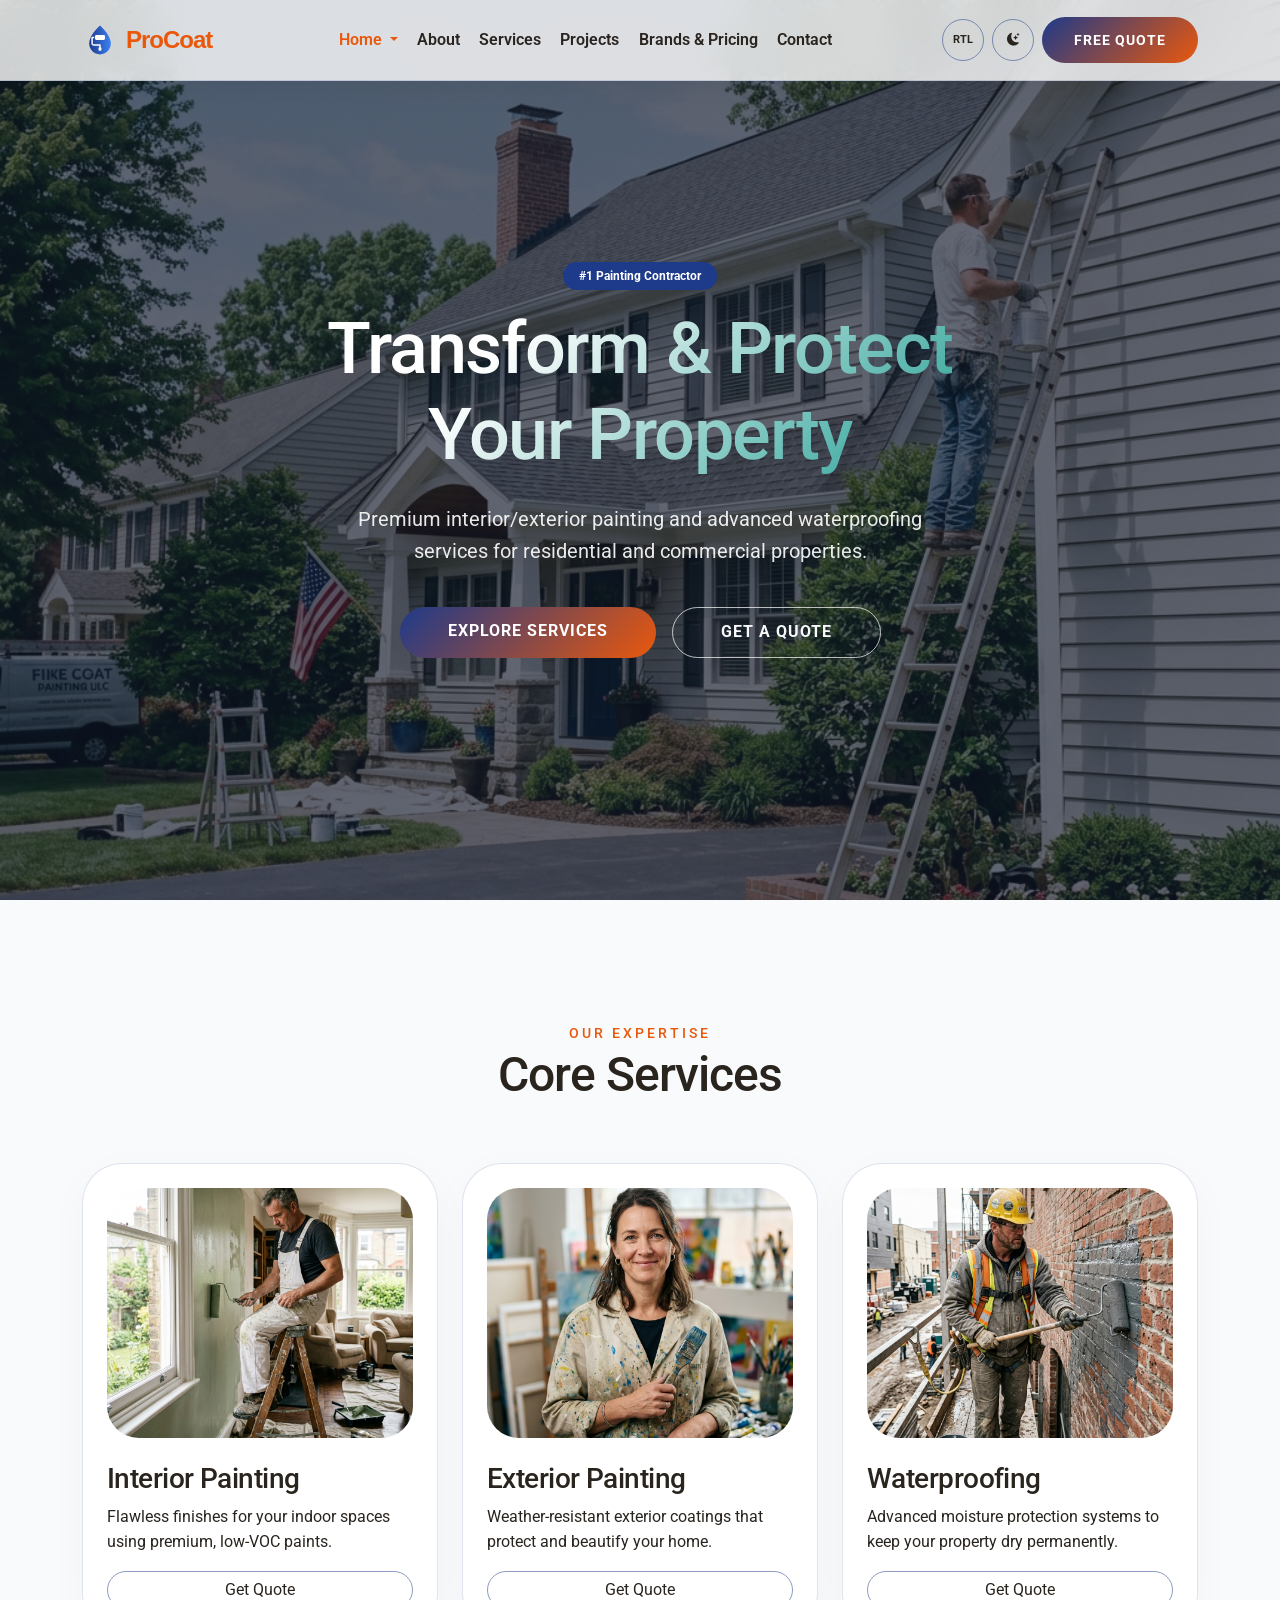
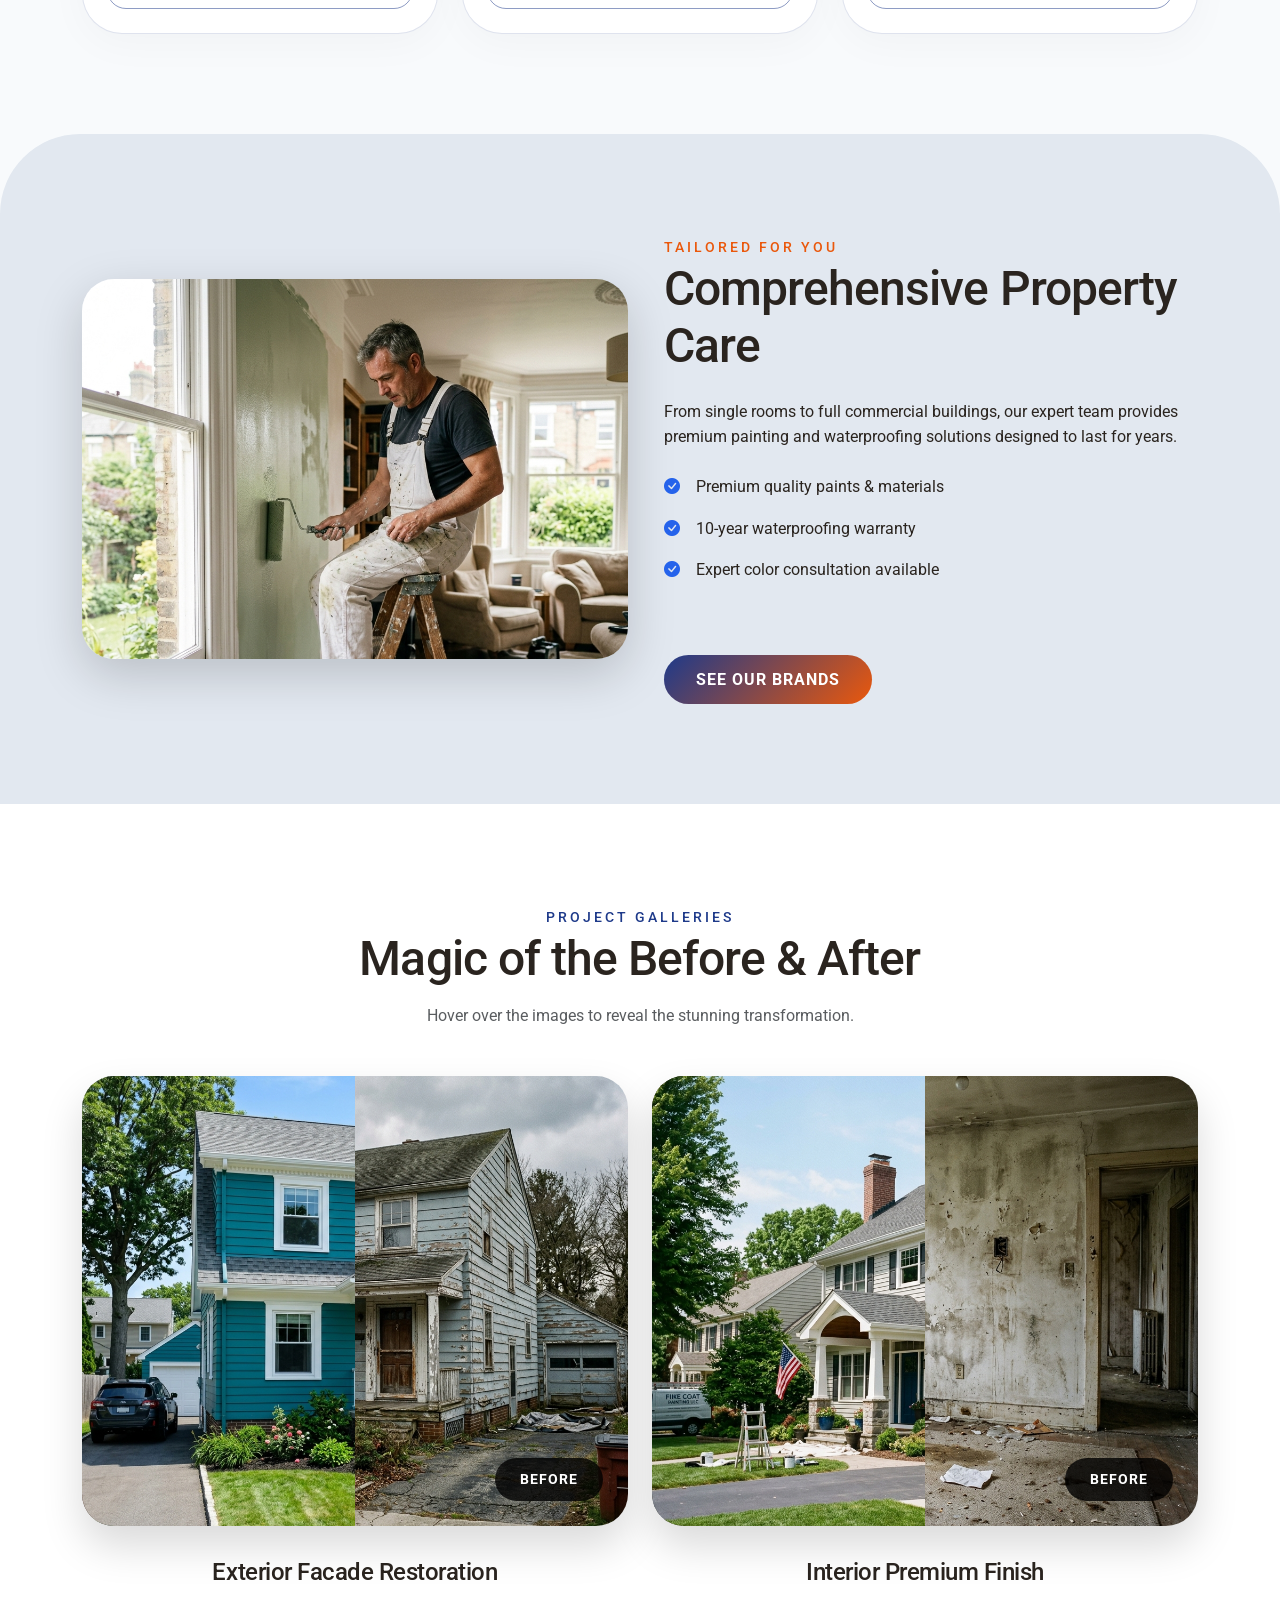
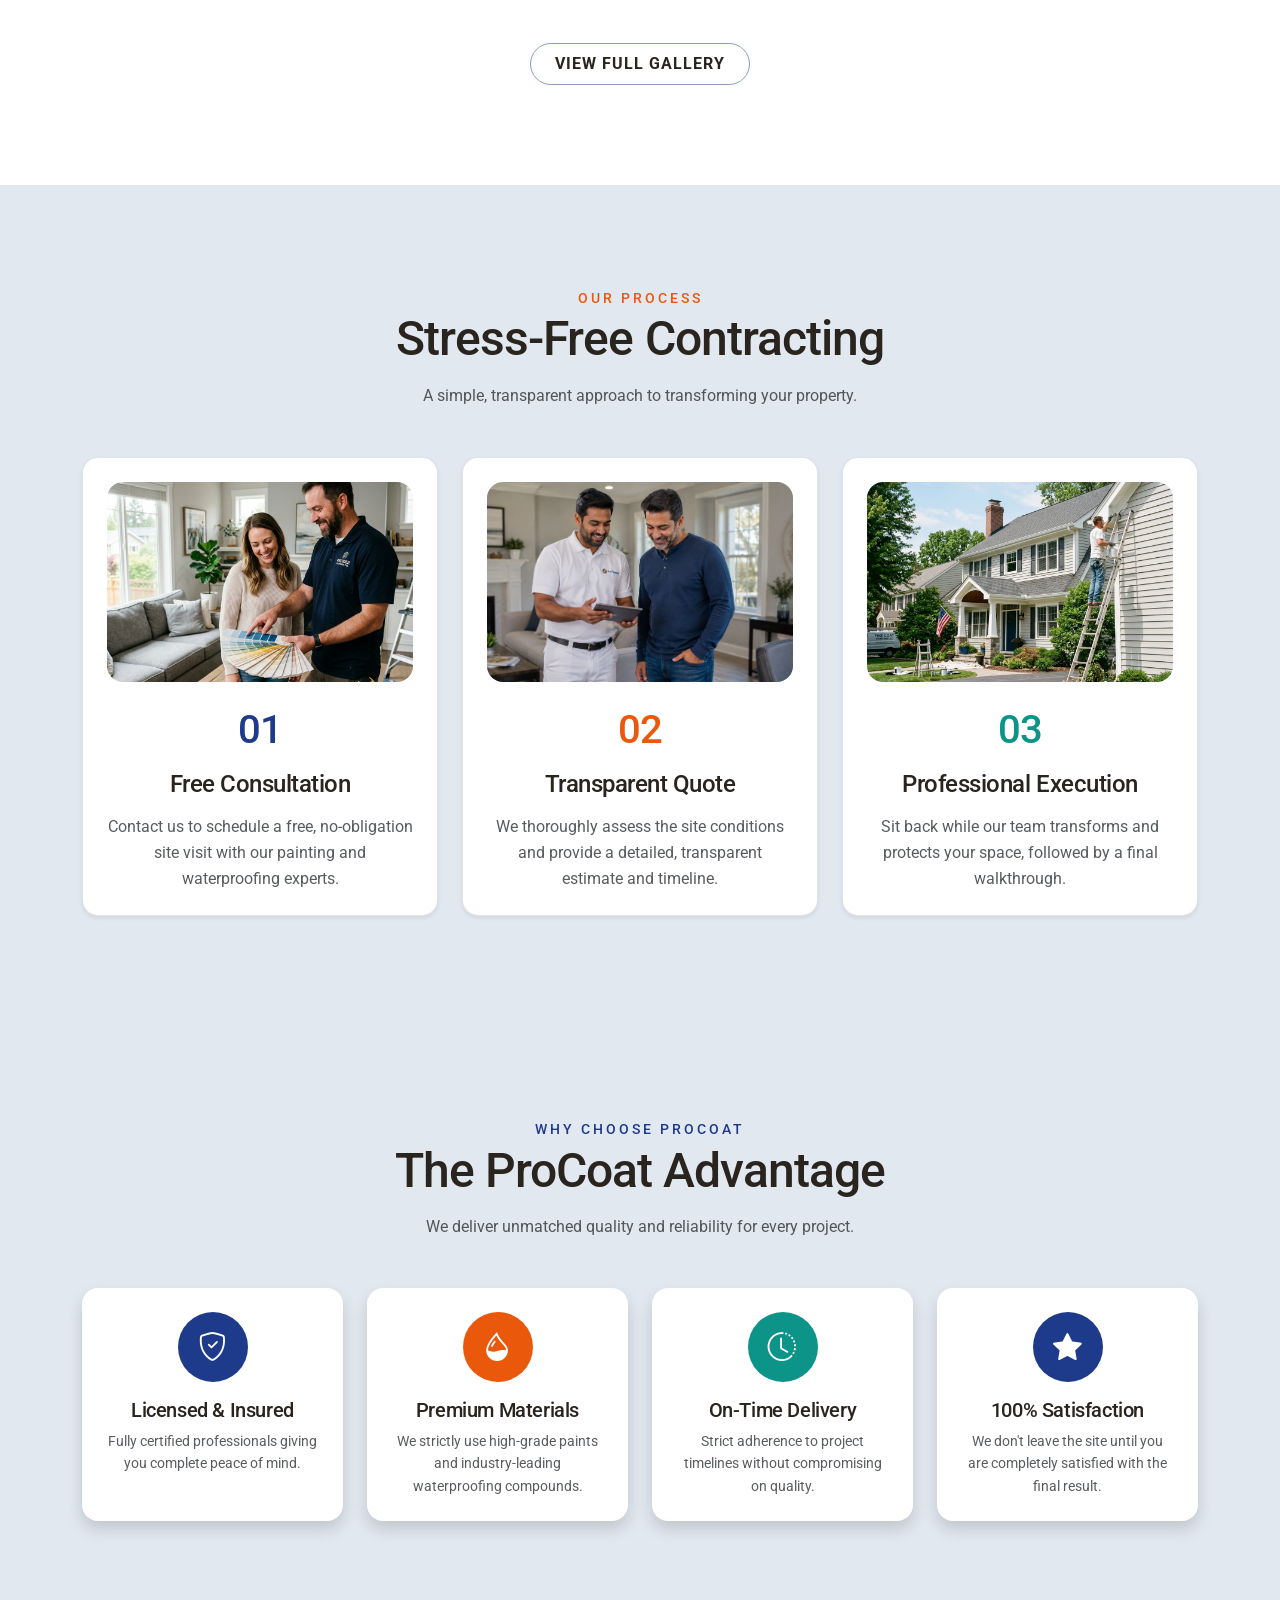
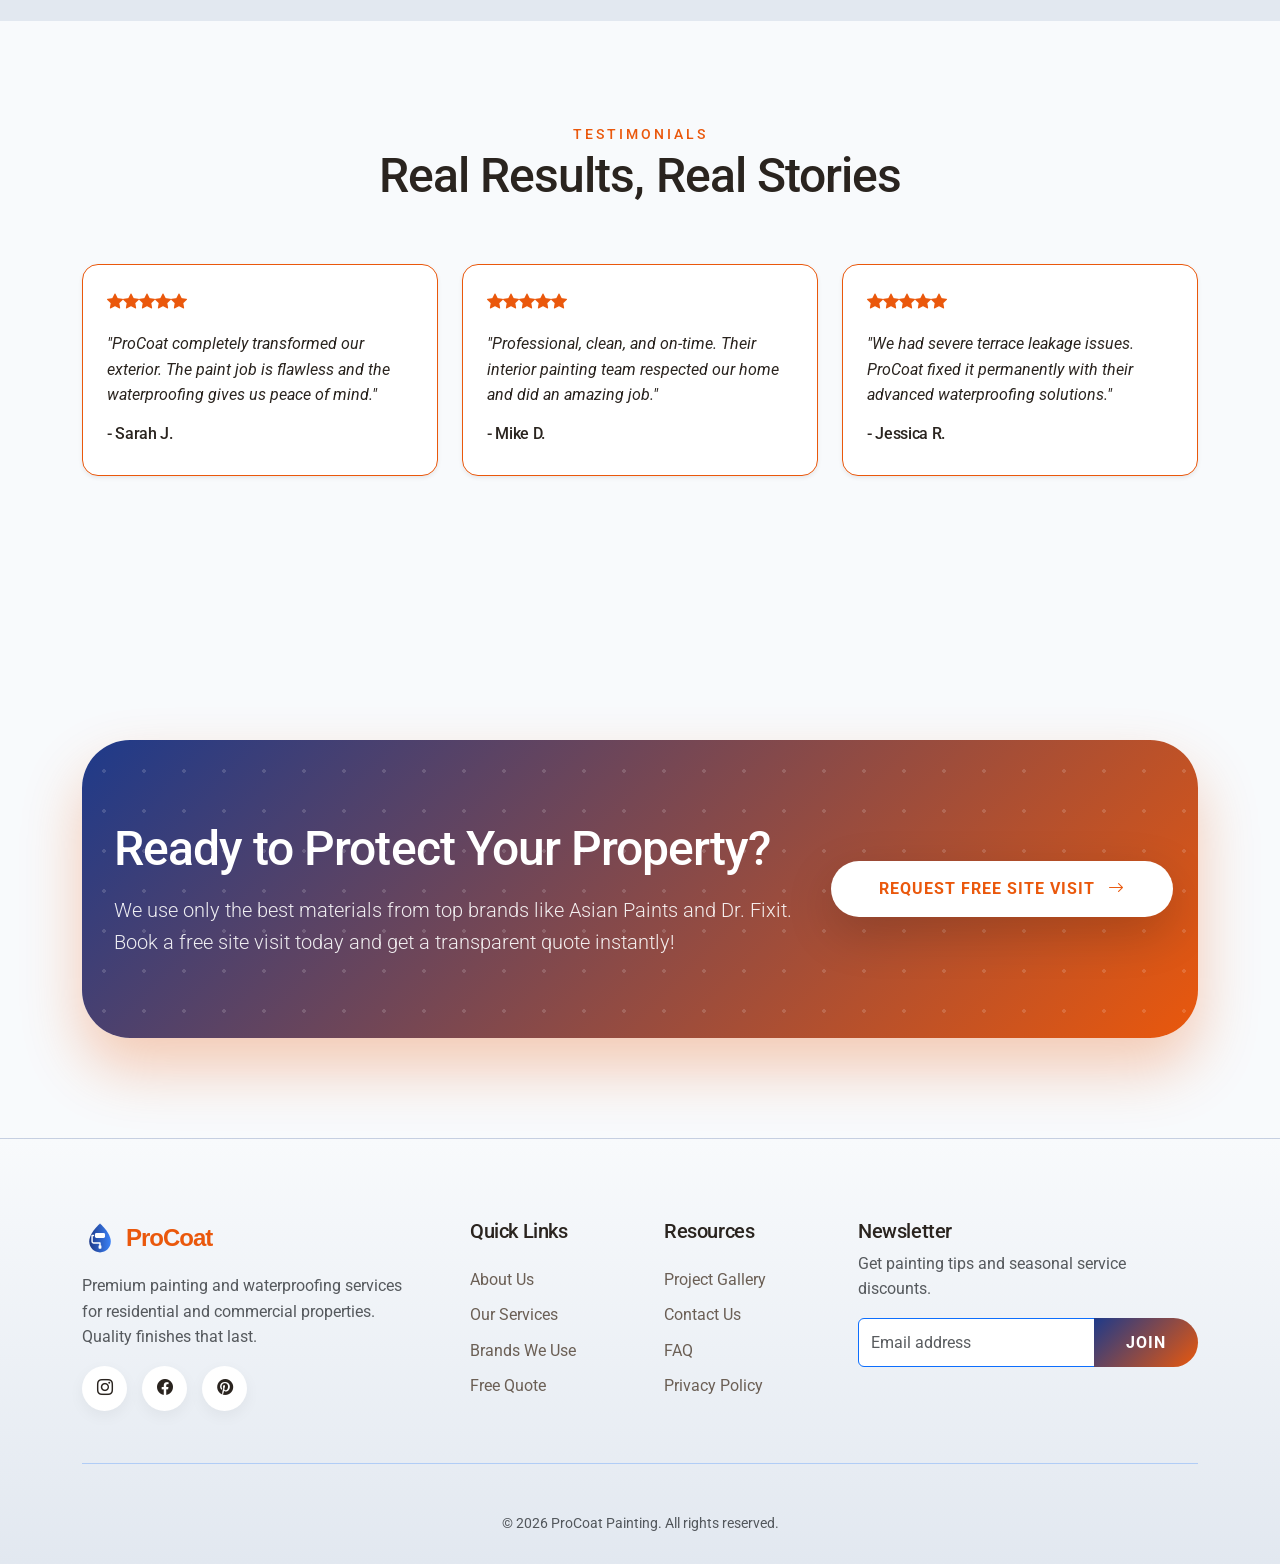
<file: index.html>
<!DOCTYPE html>
<html lang="en">
<head>
    <meta charset="UTF-8">
    <meta name="viewport" content="width=device-width, initial-scale=1.0">
    <title>ProCoat | Premium Painting Service Services for Every Property</title>
    <link rel="icon" href="assets/images/favicon.svg" type="image/svg+xml">
    <meta name="description" content="Premium painting service services for residentials, backyard parties, projects, and corporate propertys. Professional Interior, Exterior, and Waterproofing services.">
    
    <!-- Bootstrap 5 CDN -->
    <link href="https://cdn.jsdelivr.net/npm/bootstrap@5.3.0/dist/css/bootstrap.min.css" rel="stylesheet">
    <!-- Bootstrap Icons -->
    <link rel="stylesheet" href="https://cdn.jsdelivr.net/npm/bootstrap-icons@1.11.0/font/bootstrap-icons.css">
    
    <!-- Custom CSS -->
    <link rel="stylesheet" href="assets/css/style.css">
    <link rel="stylesheet" href="assets/css/dark-mode.css">
    <link rel="stylesheet" href="assets/css/rtl.css">
    
    <style>
        .hero-section {
            background: linear-gradient(rgba(15, 23, 42, 0.65), rgba(15, 23, 42, 0.65)), url('assets/images/exterior_painting.png');
            background-size: cover;
            background-position: center;
            min-height: 100vh;
            display: flex;
            align-items: center;
            color: #ffffff;
        }
        
        .hero-content h1 {
            background: linear-gradient(135deg, #fff 30%, var(--turquoise-splash));
            -webkit-background-clip: text;
            background-clip: text;
            -webkit-text-fill-color: transparent;
            margin-bottom: 1.5rem;
        }
        
        .hero-content p {
            color: rgba(255, 255, 255, 0.9) !important;
        }

        /* Truck Animation */
        @keyframes truckMove {
            0% { transform: translateX(-15px); }
            50% { transform: translateX(15px) translateY(-5px); }
            100% { transform: translateX(-15px); }
        }

        .animated-truck {
            display: inline-block;
            animation: truckMove 4s ease-in-out infinite;
        }
    </style>
</head>
<body data-theme="light">

    <!-- Navbar -->
    <nav class="navbar navbar-expand-xl navbar-custom">
        <div class="container">
            <a class="navbar-brand d-flex align-items-center gap-2" href="index.html" style="text-decoration: none;">
                <svg width="36" height="36" viewBox="0 0 50 50" fill="none" xmlns="http://www.w3.org/2000/svg">
                    <path d="M25 5C25 5 10 18 10 30C10 38.284 16.716 45 25 45C33.284 45 40 38.284 40 30C40 18 25 5 25 5Z" fill="url(#paint_nav)"/>
                    <rect x="18" y="18" width="14" height="7" rx="2" fill="white"/>
                    <path d="M16 21.5H14V30C14 31.105 14.895 32 16 32H25V35" stroke="white" stroke-width="2" stroke-linecap="round" stroke-linejoin="round" fill="none"/>
                    <rect x="23" y="35" width="4" height="5" rx="1" fill="white"/>
                    <defs>
                        <linearGradient id="paint_nav" x1="10" y1="25" x2="40" y2="25" gradientUnits="userSpaceOnUse">
                            <stop stop-color="#1E3A8A"/>
                            <stop offset="1" stop-color="#3B82F6"/>
                        </linearGradient>
                    </defs>
                </svg>
                <span class="fs-4 fw-bolder mb-0" style="color: #1E3A8A; letter-spacing: -1px; font-family: 'Inter', sans-serif;">Pro<span style="color: #3B82F6;">Coat</span></span>
            </a>
            <button class="navbar-toggler" type="button" data-bs-toggle="collapse" data-bs-target="#navbarNav">
                <span class="navbar-toggler-icon"></span>
            </button>
            <div class="collapse navbar-collapse" id="navbarNav">
                                <ul class="navbar-nav mx-auto">
                    <li class="nav-item dropdown">
                        <a class="nav-link dropdown-toggle active" href="#" id="homeDropdown" role="button" data-bs-toggle="dropdown" aria-expanded="false">
                            Home
                        </a>
                        <ul class="dropdown-menu" aria-labelledby="homeDropdown">
                            <li><a class="dropdown-item active" href="index.html">Home 1</a></li>
                            <li><a class="dropdown-item" href="home-2.html">Home 2</a></li>
                        </ul>
                    </li>
                    <li class="nav-item"><a class="nav-link" href="about.html">About</a></li>
                    <li class="nav-item"><a class="nav-link" href="services.html">Services</a></li>
                    <li class="nav-item"><a class="nav-link" href="gallery.html">Projects</a></li>
                    <li class="nav-item"><a class="nav-link" href="pricing.html">Brands & Pricing</a></li>
                    <li class="nav-item"><a class="nav-link" href="contact.html">Contact</a></li>
                    <li class="nav-item d-lg-none mt-2">
                        <div class="d-flex gap-2 px-2 pb-2">
                            <button class="btn btn-project btn-primary-fest btn-sm flex-fill" onclick="location.href='quote.html'">Free Quote</button>
                        </div>
                    </li>
                </ul>
                <div class="d-flex align-items-center gap-2">
                    <button id="rtl-toggle" class="btn btn-outline-fest nav-icon-btn btn-sm fw-bold" style="font-size: 0.7rem; padding: 0.25rem 0.5rem;">RTL</button>
                    <button id="theme-toggle" class="btn btn-outline-fest nav-icon-btn btn-sm" style="padding: 0.25rem 0.5rem;"><i class="bi bi-moon-stars-fill" style="font-size: 0.8rem;"></i></button>
                    <button class="btn btn-project btn-primary-fest btn-sm d-none d-lg-block" onclick="location.href='quote.html'">Free Quote</button>
                </div>
            </div>
        </div>
    </nav>

    <!-- Hero Section -->
    <header class="hero-section">
        
        <div class="container">
            <div class="row align-items-center justify-content-center">
                <div class="col-lg-8 hero-content text-center" style="z-index: 1;">
                    <span class="badge bg-primary text-dark mb-3 px-3 py-2 rounded-pill">#1 Painting Contractor</span>
                    <h1>Transform & Protect Your Property</h1>
                    <p class="mx-auto">Premium interior/exterior painting and advanced waterproofing services for residential and commercial properties.</p>
                    <div class="d-grid gap-3 d-sm-flex justify-content-sm-center">
                        <a href="services.html" class="btn btn-project btn-primary-fest px-5">Explore Services</a>
                        <a href="quote.html" class="btn btn-project btn-outline-light px-5" style="border: 1px solid rgba(255, 255, 255, 0.7) !important;">Get a Quote</a>
                    </div>
                </div>
            </div>
        </div>
    </header>

    <!-- Section 1: Featured Painting Services -->
    <section class="section-padding">
        <div class="container">
            <div class="section-title">
                <span>Our Expertise</span>
                <h2>Core Services</h2>
            </div>
            <div class="row g-4">
                <div class="col-lg-4 col-md-6">
                    <div class="service-card text-center text-lg-start">
                        <div class="img-wrapper">
                            <img src="assets/images/painter_interior.png" alt="Interior Painting">
                        </div>
                        <h3>Interior Painting</h3>
                        <p>Flawless finishes for your indoor spaces using premium, low-VOC paints.</p>
                        <a href="quote.html" class="btn btn-outline-fest w-100">Get Quote</a>
                    </div>
                </div>
                <div class="col-lg-4 col-md-6">
                    <div class="service-card text-center text-lg-start">
                        <div class="img-wrapper">
                            <img src="assets/images/painter_portrait.png" alt="Exterior Painting">
                        </div>
                        <h3>Exterior Painting</h3>
                        <p>Weather-resistant exterior coatings that protect and beautify your home.</p>
                        <a href="quote.html" class="btn btn-outline-fest w-100">Get Quote</a>
                    </div>
                </div>
                <div class="col-lg-4 col-md-6 mx-auto">
                    <div class="service-card text-center text-lg-start">
                        <div class="img-wrapper">
                            <img src="assets/images/waterproofing_expert.png" alt="Waterproofing">
                        </div>
                        <h3>Waterproofing</h3>
                        <p>Advanced moisture protection systems to keep your property dry permanently.</p>
                        <a href="quote.html" class="btn btn-outline-fest w-100">Get Quote</a>
                    </div>
                </div>
            </div>
        </div>
    </section>

    <!-- Section 2: Residential & Property Packages -->
    <section class="section-padding" style="background: var(--secondary-bg); border-radius: 5rem 5rem 0 0;">
        <div class="container">
            <div class="row align-items-center">
                <div class="col-lg-6 mb-4 mb-lg-0">
                    <img src="assets/images/painter_interior.png" class="img-fluid rounded-5 shadow-lg" alt="House Painting" style="max-height: 380px; width: 100%; object-fit: cover; object-position: top;">
                </div>
                <div class="col-lg-6 px-lg-4 text-center text-lg-start">
                    <div class="section-title text-center text-lg-start mb-4">
                        <span>Tailored for You</span>
                        <h2>Comprehensive Property Care</h2>
                    </div>
                    <p class="mb-4">From single rooms to full commercial buildings, our expert team provides premium painting and waterproofing solutions designed to last for years.</p>
                    <ul class="list-unstyled mb-5 d-inline-block text-start">
                        <li class="mb-3 d-flex align-items-center gap-3"><i class="bi bi-check-circle-fill text-success"></i> Premium quality paints & materials</li>
                        <li class="mb-3 d-flex align-items-center gap-3"><i class="bi bi-check-circle-fill text-success"></i> 10-year waterproofing warranty</li>
                        <li class="mb-3 d-flex align-items-center gap-3"><i class="bi bi-check-circle-fill text-success"></i> Expert color consultation available</li>
                    </ul>
                    <div class="mt-2">
                        <a href="pricing.html#premium-materials" class="btn btn-project btn-primary-fest">See Our Brands</a>
                    </div>
                </div>
            </div>
        </div>
    </section>


    
    <!-- Unique Section 1: Interactive Transformations -->
    <section class="section-padding" style="background: var(--card-bg);">
        <div class="container">
            <div class="section-title text-center mb-5">
                <span class="text-primary">Project Galleries</span>
                <h2>Magic of the Before & After</h2>
                <p class="text-muted mt-2">Hover over the images to reveal the stunning transformation.</p>
            </div>
            <div class="row g-4">
                <div class="col-lg-6">
                    <div class="ba-showcase-wrap">
                        <!-- Before Image (Bottom) -->
                        <img src="assets/images/before_after_exterior_before.png" class="ba-img" alt="Before Exterior Painting">
                        <!-- After Image (Top with clip-path) -->
                        <img src="assets/images/before_after_exterior_after.png" class="ba-img ba-after" alt="After Exterior Painting">
                        
                        <div class="ba-label ba-label-before">Before</div>
                        <div class="ba-label ba-label-after">After Transformation</div>
                    </div>
                    <h4 class="text-center">Exterior Facade Restoration</h4>
                </div>
                <div class="col-lg-6">
                    <div class="ba-showcase-wrap">
                        <!-- Before Image (Bottom) -->
                        <img src="assets/images/before_after_interior_before.png" class="ba-img" alt="Before Waterproofing">
                        <!-- After Image (Top with clip-path) -->
                        <img src="assets/images/exterior_painting.png" class="ba-img ba-after" alt="After Interior Painting">
                        
                        <div class="ba-label ba-label-before">Before</div>
                        <div class="ba-label ba-label-after">After Transformation</div>
                    </div>
                    <h4 class="text-center">Interior Premium Finish</h4>
                </div>
            </div>
            <div class="text-center mt-5">
                <a href="gallery.html" class="btn btn-project btn-outline-fest px-4 py-2">View Full Gallery</a>
            </div>
        </div>
    </section>



    <!-- Section 4: How It Works -->
    <section class="section-padding" style="background: var(--secondary-bg);">
        <div class="container">
            <div class="section-title text-center mb-5">
                <span class="text-info">Our Process</span>
                <h2 class="text-main">Stress-Free Contracting</h2>
                <p class="text-muted mt-2">A simple, transparent approach to transforming your property.</p>
            </div>
            <div class="row g-4 justify-content-center">
                <!-- Step 1 -->
                <div class="col-md-6 col-lg-4">
                    <div class="service-card p-4 text-center h-100 shadow-sm rounded-4" style="background: var(--card-bg);">
                        <img src="assets/images/contractor_client.png" class="img-fluid rounded-4 mb-4" alt="Consultation" style="height: 200px; width: 100%; object-fit: cover;">
                        <div class="h1 text-primary fw-bold mb-3">01</div>
                        <h4 class="text-main mb-3">Free Consultation</h4>
                        <p class="text-muted mb-0">Contact us to schedule a free, no-obligation site visit with our painting and waterproofing experts.</p>
                    </div>
                </div>
                <!-- Step 2 -->
                <div class="col-md-6 col-lg-4">
                    <div class="service-card p-4 text-center h-100 shadow-sm rounded-4" style="background: var(--card-bg);">
                        <img src="assets/images/hero_pricing.png" class="img-fluid rounded-4 mb-4" alt="Estimate" style="height: 200px; width: 100%; object-fit: cover;">
                        <div class="h1 text-orange fw-bold mb-3">02</div>
                        <h4 class="text-main mb-3">Transparent Quote</h4>
                        <p class="text-muted mb-0">We thoroughly assess the site conditions and provide a detailed, transparent estimate and timeline.</p>
                    </div>
                </div>
                <!-- Step 3 -->
                <div class="col-md-6 col-lg-4">
                    <div class="service-card p-4 text-center h-100 shadow-sm rounded-4" style="background: var(--card-bg);">
                        <img src="assets/images/exterior_painting.png" class="img-fluid rounded-4 mb-4" alt="Execution" style="height: 200px; width: 100%; object-fit: cover;">
                        <div class="h1 text-info fw-bold mb-3">03</div>
                        <h4 class="text-main mb-3">Professional Execution</h4>
                        <p class="text-muted mb-0">Sit back while our team transforms and protects your space, followed by a final walkthrough.</p>
                    </div>
                </div>
            </div>
        </div>
    </section>

    
    <!-- New Section: Why Choose Us -->
    <section class="section-padding" style="background: var(--secondary-bg);">
        <div class="container">
            <div class="section-title text-center mb-5">
                <span class="text-primary">Why Choose ProCoat</span>
                <h2>The ProCoat Advantage</h2>
                <p class="text-muted mt-2">We deliver unmatched quality and reliability for every project.</p>
            </div>
            <div class="row g-4 text-center">
                <div class="col-md-6 col-lg-3">
                    <div class="p-4 rounded-4 h-100 shadow border-0" style="background: var(--card-bg); transition: transform 0.3s ease;" onmouseover="this.style.transform='translateY(-10px)'" onmouseout="this.style.transform='translateY(0)'">
                        <div class="icon-circle bg-primary text-white mb-3 mx-auto d-flex align-items-center justify-content-center" style="width: 70px; height: 70px; border-radius: 50%; font-size: 1.8rem;">
                            <i class="bi bi-shield-check"></i>
                        </div>
                        <h5 class="fw-bold">Licensed & Insured</h5>
                        <p class="text-muted mb-0 small">Fully certified professionals giving you complete peace of mind.</p>
                    </div>
                </div>
                <div class="col-md-6 col-lg-3">
                    <div class="p-4 rounded-4 h-100 shadow border-0" style="background: var(--card-bg); transition: transform 0.3s ease;" onmouseover="this.style.transform='translateY(-10px)'" onmouseout="this.style.transform='translateY(0)'">
                        <div class="icon-circle text-white mb-3 mx-auto d-flex align-items-center justify-content-center" style="background: var(--sky-orange); width: 70px; height: 70px; border-radius: 50%; font-size: 1.8rem;">
                            <i class="bi bi-droplet-half"></i>
                        </div>
                        <h5 class="fw-bold">Premium Materials</h5>
                        <p class="text-muted mb-0 small">We strictly use high-grade paints and industry-leading waterproofing compounds.</p>
                    </div>
                </div>
                <div class="col-md-6 col-lg-3">
                    <div class="p-4 rounded-4 h-100 shadow border-0" style="background: var(--card-bg); transition: transform 0.3s ease;" onmouseover="this.style.transform='translateY(-10px)'" onmouseout="this.style.transform='translateY(0)'">
                        <div class="icon-circle bg-info text-white mb-3 mx-auto d-flex align-items-center justify-content-center" style="width: 70px; height: 70px; border-radius: 50%; font-size: 1.8rem;">
                            <i class="bi bi-clock-history"></i>
                        </div>
                        <h5 class="fw-bold">On-Time Delivery</h5>
                        <p class="text-muted mb-0 small">Strict adherence to project timelines without compromising on quality.</p>
                    </div>
                </div>
                <div class="col-md-6 col-lg-3">
                    <div class="p-4 rounded-4 h-100 shadow border-0" style="background: var(--card-bg); transition: transform 0.3s ease;" onmouseover="this.style.transform='translateY(-10px)'" onmouseout="this.style.transform='translateY(0)'">
                        <div class="icon-circle text-white mb-3 mx-auto d-flex align-items-center justify-content-center" style="background: var(--sunflower-yellow); width: 70px; height: 70px; border-radius: 50%; font-size: 1.8rem;">
                            <i class="bi bi-star-fill"></i>
                        </div>
                        <h5 class="fw-bold">100% Satisfaction</h5>
                        <p class="text-muted mb-0 small">We don't leave the site until you are completely satisfied with the final result.</p>
                    </div>
                </div>
            </div>
        </div>
    </section>

    <!-- Section 5: Customer Project Highlights -->
    <section class="section-padding">
        <div class="container">
            <div class="section-title">
                <span>Testimonials</span>
                <h2>Real Results, Real Stories</h2>
            </div>
            <div class="row g-4">
                <div class="col-md-4">
                    <div class="p-4 rounded-4 shadow-sm border h-100 d-flex flex-column" style="background: var(--card-bg); border-color: var(--sky-orange) !important;">
                        <div class="mb-3" style="color: var(--sky-orange);">
                            <i class="bi bi-star-fill"></i><i class="bi bi-star-fill"></i><i class="bi bi-star-fill"></i><i class="bi bi-star-fill"></i><i class="bi bi-star-fill"></i>
                        </div>
                        <p class="fst-italic">"ProCoat completely transformed our exterior. The paint job is flawless and the waterproofing gives us peace of mind."</p>
                        <h6 class="fw-bold mt-auto">- Sarah J.</h6>
                    </div>
                </div>
                <div class="col-md-4">
                    <div class="p-4 rounded-4 shadow-sm border h-100 d-flex flex-column" style="background: var(--card-bg); border-color: var(--sky-orange) !important;">
                        <div class="mb-3" style="color: var(--sky-orange);">
                            <i class="bi bi-star-fill"></i><i class="bi bi-star-fill"></i><i class="bi bi-star-fill"></i><i class="bi bi-star-fill"></i><i class="bi bi-star-fill"></i>
                        </div>
                        <p class="fst-italic">"Professional, clean, and on-time. Their interior painting team respected our home and did an amazing job."</p>
                        <h6 class="fw-bold mt-auto">- Mike D.</h6>
                    </div>
                </div>
                <div class="col-md-4">
                    <div class="p-4 rounded-4 shadow-sm border h-100 d-flex flex-column" style="background: var(--card-bg); border-color: var(--sky-orange) !important;">
                        <div class="mb-3" style="color: var(--sky-orange);">
                            <i class="bi bi-star-fill"></i><i class="bi bi-star-fill"></i><i class="bi bi-star-fill"></i><i class="bi bi-star-fill"></i><i class="bi bi-star-fill"></i>
                        </div>
                        <p class="fst-italic">"We had severe terrace leakage issues. ProCoat fixed it permanently with their advanced waterproofing solutions."</p>
                        <h6 class="fw-bold mt-auto">- Jessica R.</h6>
                    </div>
                </div>
            </div>
        </div>
    </section>

    <!-- Footer -->

    <!-- Unique Section 2: Floating CTA -->
    <section class="section-padding">
        <div class="container">
            <div class="floating-cta-section">
                <div class="floating-cta-bg-pattern"></div>
                <div class="floating-cta-content row align-items-center">
                    <div class="col-lg-8 text-center text-lg-start mb-4 mb-lg-0">
                        <h2 class="display-5 fw-bold mb-3 text-white">Ready to Protect Your Property?</h2>
                        <p class="lead mb-0" style="color: rgba(255,255,255,0.9);">
                            We use only the best materials from top brands like Asian Paints and Dr. Fixit. 
                            Book a free site visit today and get a transparent quote instantly!
                        </p>
                    </div>
                    <div class="col-lg-4 text-center text-lg-end">
                        <a href="quote.html" class="btn btn-project pulse-btn-white px-4 px-md-5 py-3 fs-6 fs-md-5 rounded-pill shadow-lg text-nowrap">
                            Request Free Site Visit <i class="bi bi-arrow-right ms-2"></i>
                        </a>
                    </div>
                </div>
            </div>
        </div>
    </section>
    <footer>
        <div class="container">
            <div class="row g-5">
                <div class="col-lg-4">
                    <a class="footer-logo d-flex align-items-center gap-2 mb-3" href="index.html" style="text-decoration: none;">
                        <svg width="36" height="36" viewBox="0 0 50 50" fill="none" xmlns="http://www.w3.org/2000/svg">
                            <path d="M25 5C25 5 10 18 10 30C10 38.284 16.716 45 25 45C33.284 45 40 38.284 40 30C40 18 25 5 25 5Z" fill="url(#paint_foot)"/>
                            <rect x="18" y="18" width="14" height="7" rx="2" fill="white"/>
                            <path d="M16 21.5H14V30C14 31.105 14.895 32 16 32H25V35" stroke="white" stroke-width="2" stroke-linecap="round" stroke-linejoin="round" fill="none"/>
                            <rect x="23" y="35" width="4" height="5" rx="1" fill="white"/>
                            <defs>
                                <linearGradient id="paint_foot" x1="10" y1="25" x2="40" y2="25" gradientUnits="userSpaceOnUse">
                                    <stop stop-color="#1E3A8A"/>
                                    <stop offset="1" stop-color="#3B82F6"/>
                                </linearGradient>
                            </defs>
                        </svg>
                        <span class="fs-4 fw-bolder mb-0" style="letter-spacing: -1px; font-family: 'Inter', sans-serif;">
                            <span class="text-dark">Pro</span><span style="color: #3B82F6;">Coat</span>
                        </span>
                    </a>
                    <p class="text-muted">Premium painting and waterproofing services for residential and commercial properties. Quality finishes that last.</p>
                    <div class="social-icons">
                        <a href="#" class="social-icon"><i class="bi bi-instagram"></i></a>
                        <a href="#" class="social-icon"><i class="bi bi-facebook"></i></a>
                        <a href="#" class="social-icon"><i class="bi bi-pinterest"></i></a>
                    </div>
                </div>
                <div class="col-lg-2 footer-links">
                    <h5>Quick Links</h5>
                    <ul>
                        <li><a href="about.html">About Us</a></li>
                        <li><a href="services.html">Our Services</a></li>
                        <li><a href="pricing.html#premium-materials">Brands We Use</a></li>
                        <li><a href="quote.html">Free Quote</a></li>
                    </ul>
                </div>
                <div class="col-lg-2 footer-links">
                    <h5>Resources</h5>
                    <ul>
                        <li><a href="gallery.html">Project Gallery</a></li>
                        <li><a href="contact.html">Contact Us</a></li>
                        <li><a href="#">FAQ</a></li>
                        <li><a href="#">Privacy Policy</a></li>
                    </ul>
                </div>
                <div class="col-lg-4">
                    <h5>Newsletter</h5>
                    <p class="text-muted">Get painting tips and seasonal service discounts.</p>
                    <div class="input-group mb-3">
                        <input type="text" class="form-control rounded-pill-start border-primary" placeholder="Email address">
                        <button class="btn btn-project btn-primary-fest rounded-pill-end" type="button">Join</button>
                    </div>
                </div>
            </div>
            <hr class="my-5 border-primary opacity-25">
            <div class="text-center text-muted small">
                &copy; 2026 ProCoat Painting. All rights reserved.
            </div>
        </div>
    </footer>

    <!-- Bootstrap JS -->
    <script src="https://cdn.jsdelivr.net/npm/bootstrap@5.3.0/dist/js/bootstrap.bundle.min.js"></script>
    <!-- Custom JS -->
    <script src="assets/js/main.js"></script>
</body>
</html>
</file>
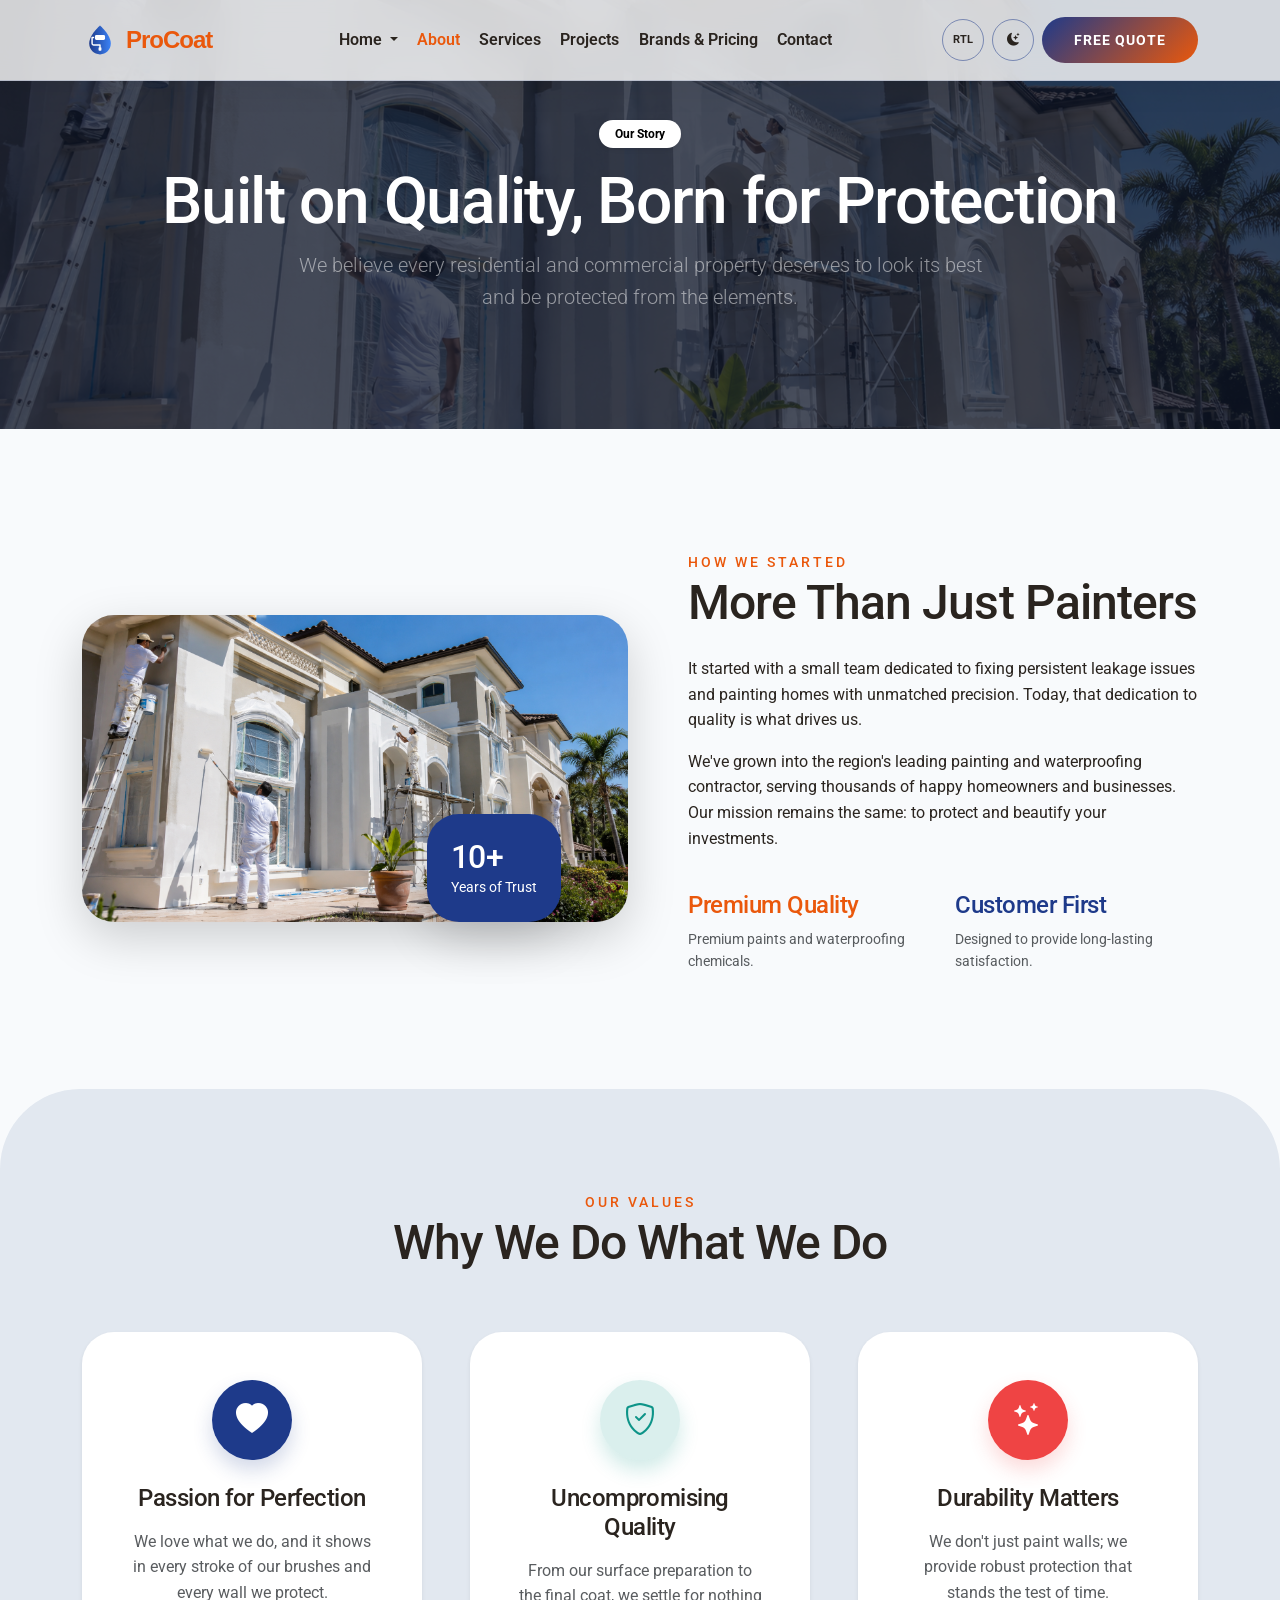
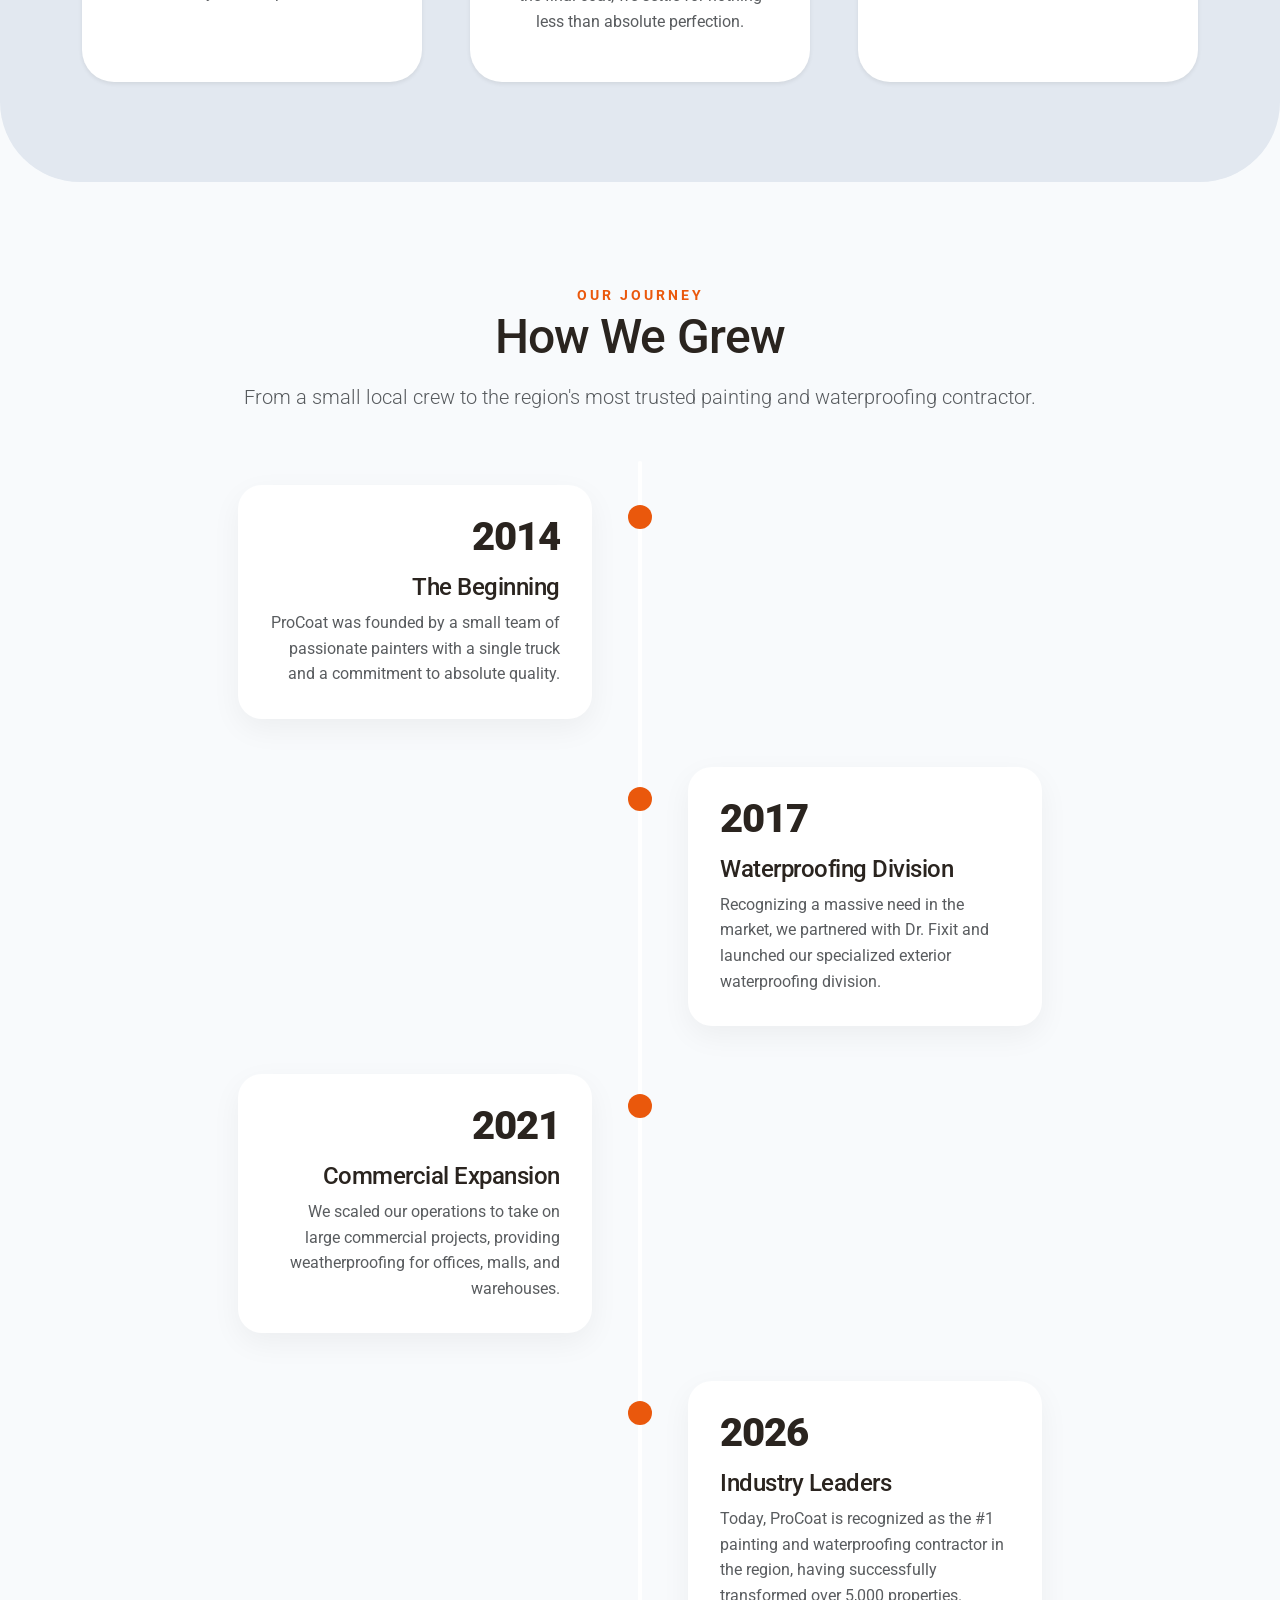
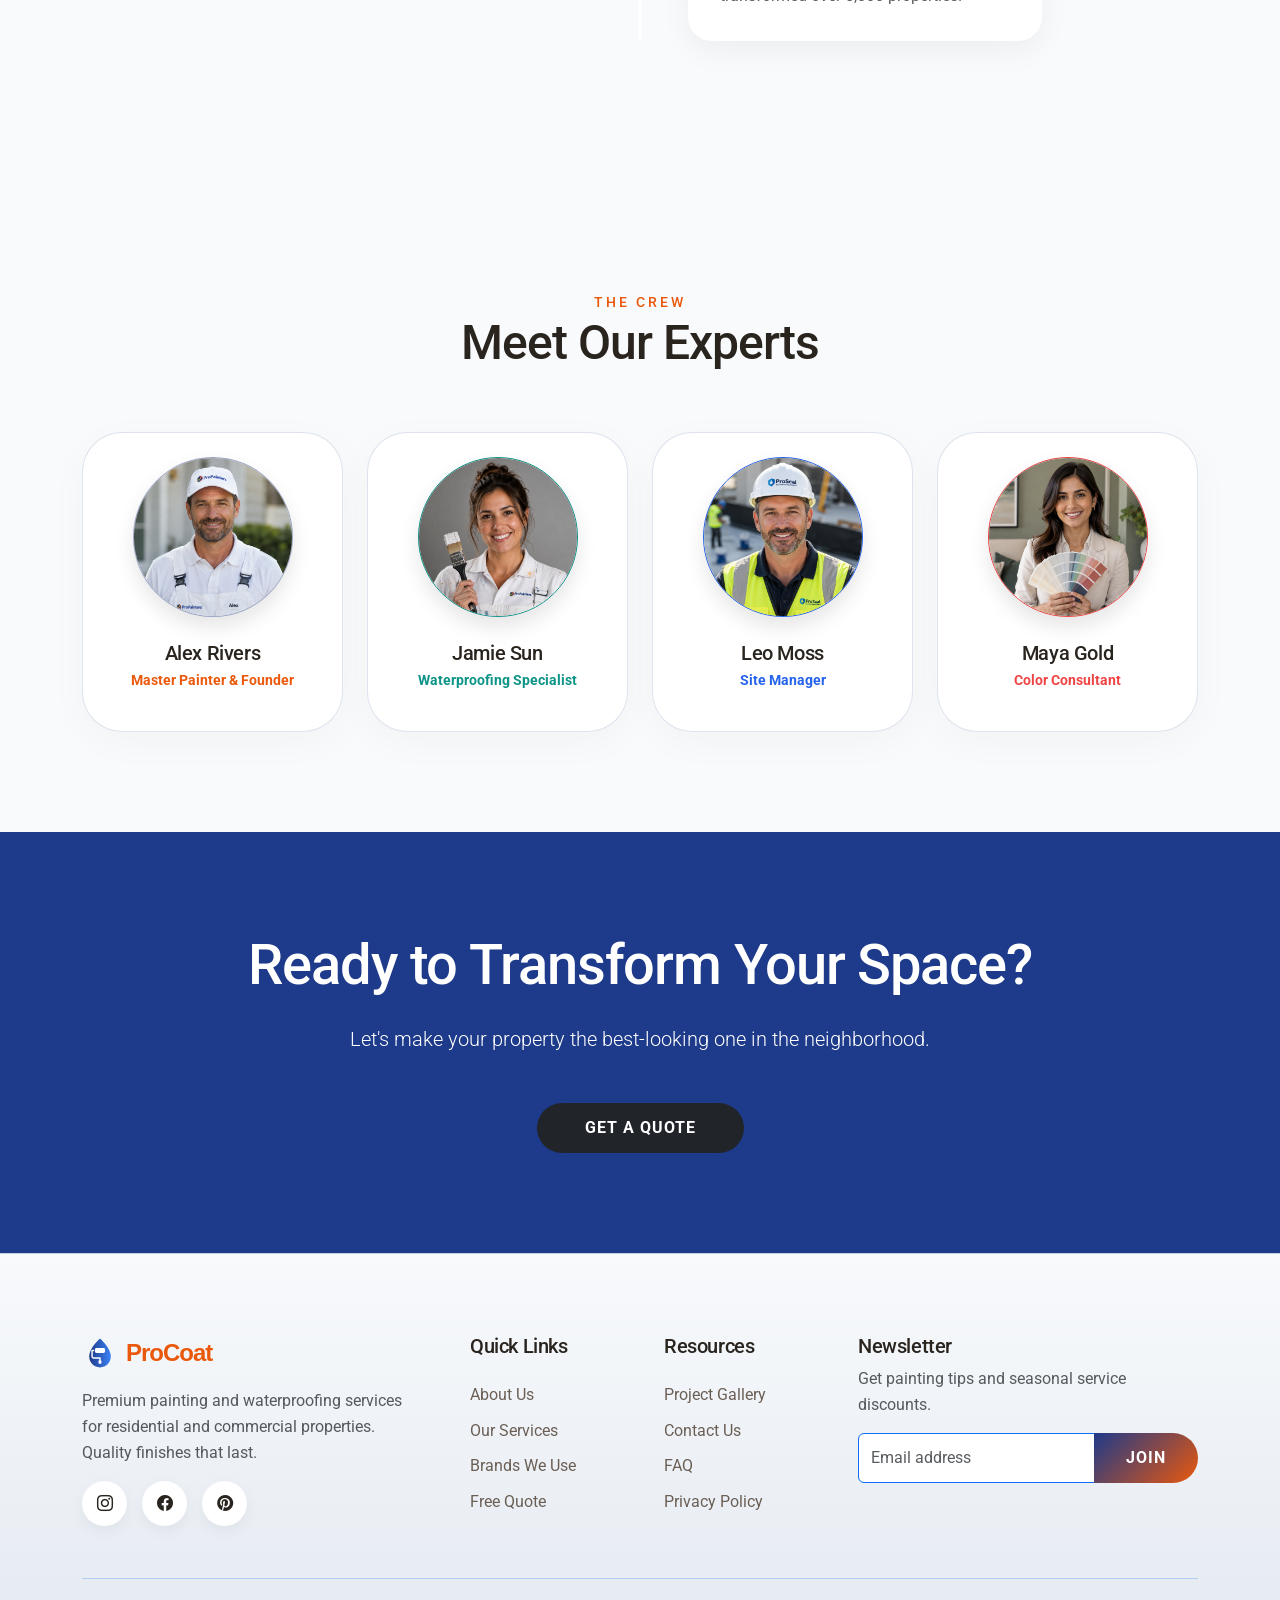
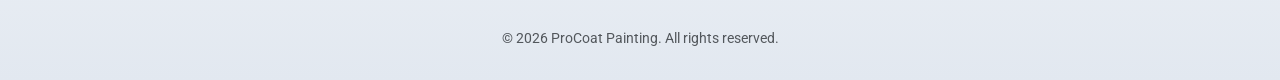
<file: about.html>
<!DOCTYPE html>
<html lang="en">
<head>
    <meta charset="UTF-8">
    <meta name="viewport" content="width=device-width, initial-scale=1.0">
    <title>About Us | ProCoat Painting</title>
    <link rel="icon" href="assets/images/favicon.svg" type="image/svg+xml">
    
    <!-- Bootstrap 5 CDN -->
    <link href="https://cdn.jsdelivr.net/npm/bootstrap@5.3.0/dist/css/bootstrap.min.css" rel="stylesheet">
    <!-- Bootstrap Icons -->
    <link rel="stylesheet" href="https://cdn.jsdelivr.net/npm/bootstrap-icons@1.11.0/font/bootstrap-icons.css">
    
    <!-- Custom CSS -->
    <link rel="stylesheet" href="assets/css/style.css">
    <link rel="stylesheet" href="assets/css/dark-mode.css">
    <link rel="stylesheet" href="assets/css/rtl.css">
    
    <style>
        .crew-avatar-wrapper {
            position: relative;
            width: 160px;
            height: 160px;
            margin: 0 auto;
        }

        .crew-avatar {
            width: 100%;
            height: 100%;
            border-radius: 50%;
            overflow: hidden;
            border: 1px solid rgba(30, 58, 138, 0.4);
            box-shadow: 0 10px 20px rgba(0,0,0,0.1);
            background: #eee;
            transition: var(--transition);
        }

        .crew-avatar img {
            width: 100%;
            height: 100%;
            object-fit: cover;
            object-position: center 15%; /* Moves head down into center */
            transition: transform 0.5s ease;
        }

        .service-card:hover .crew-avatar {
            transform: scale(1.05) translateY(-5px);
            border-color: var(--sky-orange);
            box-shadow: 0 15px 30px rgba(234, 88, 12, 0.2);
        }

        .service-card:hover .crew-avatar img {
            transform: scale(1.1);
        }

        .avatar-info { border-color: var(--turquoise-splash); }
        .avatar-success { border-color: var(--fresh-grass); }
        .avatar-danger { border-color: var(--playful-red); }
    </style>
</head>
<body data-theme="light">

    <!-- Navbar -->
    <nav class="navbar navbar-expand-xl navbar-custom">
        <div class="container">
            <a class="navbar-brand d-flex align-items-center gap-2" href="index.html" style="text-decoration: none;">
                <svg width="36" height="36" viewBox="0 0 50 50" fill="none" xmlns="http://www.w3.org/2000/svg">
                    <path d="M25 5C25 5 10 18 10 30C10 38.284 16.716 45 25 45C33.284 45 40 38.284 40 30C40 18 25 5 25 5Z" fill="url(#paint_nav)"/>
                    <rect x="18" y="18" width="14" height="7" rx="2" fill="white"/>
                    <path d="M16 21.5H14V30C14 31.105 14.895 32 16 32H25V35" stroke="white" stroke-width="2" stroke-linecap="round" stroke-linejoin="round" fill="none"/>
                    <rect x="23" y="35" width="4" height="5" rx="1" fill="white"/>
                    <defs>
                        <linearGradient id="paint_nav" x1="10" y1="25" x2="40" y2="25" gradientUnits="userSpaceOnUse">
                            <stop stop-color="#1E3A8A"/>
                            <stop offset="1" stop-color="#3B82F6"/>
                        </linearGradient>
                    </defs>
                </svg>
                <span class="fs-4 fw-bolder mb-0" style="color: #1E3A8A; letter-spacing: -1px; font-family: 'Inter', sans-serif;">Pro<span style="color: #3B82F6;">Coat</span></span>
            </a>
            <button class="navbar-toggler" type="button" data-bs-toggle="collapse" data-bs-target="#navbarNav">
                <span class="navbar-toggler-icon"></span>
            </button>
            <div class="collapse navbar-collapse" id="navbarNav">
                                <ul class="navbar-nav mx-auto">
                    <li class="nav-item dropdown">
                        <a class="nav-link dropdown-toggle" href="#" id="homeDropdown" role="button" data-bs-toggle="dropdown" aria-expanded="false">
                            Home
                        </a>
                        <ul class="dropdown-menu" aria-labelledby="homeDropdown">
                            <li><a class="dropdown-item" href="index.html">Home 1</a></li>
                            <li><a class="dropdown-item" href="home-2.html">Home 2</a></li>
                        </ul>
                    </li>
                    <li class="nav-item"><a class="nav-link active" href="about.html">About</a></li>
                    <li class="nav-item"><a class="nav-link" href="services.html">Services</a></li>
                    <li class="nav-item"><a class="nav-link" href="gallery.html">Projects</a></li>
                    <li class="nav-item"><a class="nav-link" href="pricing.html">Brands & Pricing</a></li>
                    <li class="nav-item"><a class="nav-link" href="contact.html">Contact</a></li>
                    <li class="nav-item d-lg-none mt-2">
                        <div class="d-flex gap-2 px-2 pb-2">
                            <button class="btn btn-project btn-primary-fest btn-sm flex-fill" onclick="location.href='quote.html'">Free Quote</button>
                        </div>
                    </li>
                </ul>
                <div class="d-flex align-items-center gap-2">
                    <button id="rtl-toggle" class="btn btn-outline-fest nav-icon-btn btn-sm fw-bold" style="font-size: 0.7rem; padding: 0.25rem 0.5rem;">RTL</button>
                    <button id="theme-toggle" class="btn btn-outline-fest nav-icon-btn btn-sm" style="padding: 0.25rem 0.5rem;"><i class="bi bi-moon-stars-fill" style="font-size: 0.8rem;"></i></button>
                    <button class="btn btn-project btn-primary-fest btn-sm d-none d-lg-block" onclick="location.href='quote.html'">Free Quote</button>
                </div>
            </div>
        </div>
    </nav>

    <!-- Page Header -->
    <header class="section-padding text-center position-relative" style="background: url('assets/images/hero_about.png') center/cover no-repeat; min-height: 400px; display: flex; align-items: center;">
        <div class="position-absolute top-0 start-0 w-100 h-100" style="background: rgba(15, 23, 42, 0.75);"></div>
        <div class="container position-relative z-1">

            <span class="badge bg-white text-black mb-3 px-3 py-2 rounded-pill shadow-sm">Our Story</span>
            <h1 class="display-3 fw-bold text-white">Built on Quality, Born for Protection</h1>
            <p class="lead text-white-50 mx-auto" style="max-width: 700px;">We believe every residential and commercial property deserves to look its best and be protected from the elements.</p>
        
        </div>
    </header>

    <!-- Brand Story Section -->
    <section class="section-padding">
        <div class="container">
            <div class="row align-items-center">
                <div class="col-lg-6 mb-5 mb-lg-0">
                    <div class="position-relative">
                        <img src="assets/images/hero_about.png" class="img-fluid rounded-5 shadow-lg" alt="Brand Story">
                        <div class="position-absolute bottom-0 end-0 bg-primary p-4 rounded-5 translate-middle-x d-none d-md-block shadow-lg">
                            <h2 class="mb-0 fw-bold">10+</h2>
                            <p class="mb-0 small">Years of Trust</p>
                        </div>
                    </div>
                </div>
                <div class="col-lg-6 ps-lg-5 text-center text-lg-start">
                    <div class="section-title text-center text-lg-start mb-4">
                        <span>How we started</span>
                        <h2>More Than Just Painters</h2>
                    </div>
                    <p>It started with a small team dedicated to fixing persistent leakage issues and painting homes with unmatched precision. Today, that dedication to quality is what drives us.</p>
                    <p>We've grown into the region's leading painting and waterproofing contractor, serving thousands of happy homeowners and businesses. Our mission remains the same: to protect and beautify your investments.</p>
                    <div class="row g-4 mt-2 text-center text-lg-start">
                        <div class="col-12 col-sm-6">
                            <h4 class="text-orange">Premium Quality</h4>
                            <p class="small text-muted">Premium paints and waterproofing chemicals.</p>
                        </div>
                        <div class="col-12 col-sm-6">
                            <h4 class="text-info">Customer First</h4>
                            <p class="small text-muted">Designed to provide long-lasting satisfaction.</p>
                        </div>
                    </div>
                </div>
            </div>
        </div>
    </section>

    <!-- Philosophy Showcase -->
    <section class="section-padding" style="border-radius: 5rem; background: var(--secondary-bg);">
        <div class="container">
            <div class="section-title">
                <span class="text-info">Our Values</span>
                <h2 class="text-main">Why We Do What We Do</h2>
            </div>
            <div class="row g-5 text-center justify-content-center">
                <div class="col-md-6 col-lg-4">
                    <div class="p-5 rounded-5 h-100 shadow-sm border-0" style="background: var(--card-bg); transition: transform 0.3s ease;" onmouseover="this.style.transform='translateY(-10px)'" onmouseout="this.style.transform='translateY(0)'">
                        <div class="mb-4 mx-auto d-flex align-items-center justify-content-center rounded-circle bg-primary text-white" style="width: 80px; height: 80px; box-shadow: 0 10px 20px rgba(30, 58, 138, 0.2);">
                            <i class="bi bi-heart-fill h2 mb-0"></i>
                        </div>
                        <h4 class="fw-bold mb-3">Passion for Perfection</h4>
                        <p class="text-muted mb-0">We love what we do, and it shows in every stroke of our brushes and every wall we protect.</p>
                    </div>
                </div>
                <div class="col-md-6 col-lg-4">
                    <div class="p-5 rounded-5 h-100 shadow-sm border-0" style="background: var(--card-bg); transition: transform 0.3s ease;" onmouseover="this.style.transform='translateY(-10px)'" onmouseout="this.style.transform='translateY(0)'">
                        <div class="mb-4 mx-auto d-flex align-items-center justify-content-center rounded-circle bg-info text-white" style="width: 80px; height: 80px; box-shadow: 0 10px 20px rgba(13, 148, 136, 0.2);">
                            <i class="bi bi-shield-check h2 mb-0"></i>
                        </div>
                        <h4 class="fw-bold mb-3">Uncompromising Quality</h4>
                        <p class="text-muted mb-0">From our surface preparation to the final coat, we settle for nothing less than absolute perfection.</p>
                    </div>
                </div>
                <div class="col-md-6 col-lg-4">
                    <div class="p-5 rounded-5 h-100 shadow-sm border-0" style="background: var(--card-bg); transition: transform 0.3s ease;" onmouseover="this.style.transform='translateY(-10px)'" onmouseout="this.style.transform='translateY(0)'">
                        <div class="mb-4 mx-auto d-flex align-items-center justify-content-center rounded-circle bg-danger text-white" style="width: 80px; height: 80px; box-shadow: 0 10px 20px rgba(239, 68, 68, 0.2);">
                            <i class="bi bi-stars h2 mb-0"></i>
                        </div>
                        <h4 class="fw-bold mb-3">Durability Matters</h4>
                        <p class="text-muted mb-0">We don't just paint walls; we provide robust protection that stands the test of time.</p>
                    </div>
                </div>
            </div>
        </div>
    </section>

    
    <!-- Company Growth Timeline Section -->
    <section class="section-padding">
        <div class="container">
            <div class="section-title text-center mb-5">
                <span class="text-orange fw-bold text-uppercase tracking-wider">Our Journey</span>
                <h2 class="display-5 fw-bolder text-main">How We Grew</h2>
                <p class="text-muted lead mt-3">From a small local crew to the region's most trusted painting and waterproofing contractor.</p>
            </div>
            
            <div class="growth-timeline mt-5 pt-4">
                <!-- 2014 -->
                <div class="timeline-item">
                    <div class="timeline-dot"></div>
                    <div class="timeline-content">
                        <div class="timeline-year">2014</div>
                        <h4 class="fw-bold text-main mb-2">The Beginning</h4>
                        <p class="text-muted mb-0">ProCoat was founded by a small team of passionate painters with a single truck and a commitment to absolute quality.</p>
                    </div>
                </div>
                
                <!-- 2017 -->
                <div class="timeline-item">
                    <div class="timeline-dot"></div>
                    <div class="timeline-content">
                        <div class="timeline-year">2017</div>
                        <h4 class="fw-bold text-main mb-2">Waterproofing Division</h4>
                        <p class="text-muted mb-0">Recognizing a massive need in the market, we partnered with Dr. Fixit and launched our specialized exterior waterproofing division.</p>
                    </div>
                </div>
                
                <!-- 2021 -->
                <div class="timeline-item">
                    <div class="timeline-dot"></div>
                    <div class="timeline-content">
                        <div class="timeline-year">2021</div>
                        <h4 class="fw-bold text-main mb-2">Commercial Expansion</h4>
                        <p class="text-muted mb-0">We scaled our operations to take on large commercial projects, providing weatherproofing for offices, malls, and warehouses.</p>
                    </div>
                </div>
                
                <!-- 2026 -->
                <div class="timeline-item">
                    <div class="timeline-dot"></div>
                    <div class="timeline-content">
                        <div class="timeline-year">2026</div>
                        <h4 class="fw-bold text-main mb-2">Industry Leaders</h4>
                        <p class="text-muted mb-0">Today, ProCoat is recognized as the #1 painting and waterproofing contractor in the region, having successfully transformed over 5,000 properties.</p>
                    </div>
                </div>
            </div>
        </div>
    </section>

    <!-- Team Section -->
    <section class="section-padding">
        <div class="container">
            <div class="section-title">
                <span>The Crew</span>
                <h2>Meet Our Experts</h2>
            </div>
            <div class="row g-4 justify-content-center">
                <div class="col-lg-3 col-md-6">
                    <div class="service-card text-center p-4">
                        <div class="crew-avatar-wrapper mb-4">
                            <div class="crew-avatar">
                                <img src="assets/images/team_alex.png" alt="Alex Rivers">
                            </div>
                        </div>
                        <h5 class="fw-bold mb-1">Alex Rivers</h5>
                        <p class="text-orange small fw-bold">Master Painter & Founder</p>
                    </div>
                </div>
                <div class="col-lg-3 col-md-6">
                    <div class="service-card text-center p-4">
                        <div class="crew-avatar-wrapper mb-4">
                            <div class="crew-avatar avatar-info">
                                <img src="assets/images/team_jamie.png" alt="Jamie Sun">
                            </div>
                        </div>
                        <h5 class="fw-bold mb-1">Jamie Sun</h5>
                        <p class="text-info small fw-bold">Waterproofing Specialist</p>
                    </div>
                </div>
                <div class="col-lg-3 col-md-6">
                    <div class="service-card text-center p-4">
                        <div class="crew-avatar-wrapper mb-4">
                            <div class="crew-avatar avatar-success">
                                <img src="assets/images/team_leo.png" alt="Leo Moss">
                            </div>
                        </div>
                        <h5 class="fw-bold mb-1">Leo Moss</h5>
                        <p class="text-success small fw-bold">Site Manager</p>
                    </div>
                </div>
                <div class="col-lg-3 col-md-6">
                    <div class="service-card text-center p-4">
                        <div class="crew-avatar-wrapper mb-4">
                            <div class="crew-avatar avatar-danger">
                                <img src="assets/images/team_maya.png" alt="Maya Gold">
                            </div>
                        </div>
                        <h5 class="fw-bold mb-1">Maya Gold</h5>
                        <p class="text-danger small fw-bold">Color Consultant</p>
                    </div>
                </div>
            </div>
        </div>
    </section>

    <!-- CTA Section -->
    <section class="section-padding text-center bg-primary">
        <div class="container">
            <h2 class="display-4 fw-bold mb-4">Ready to Transform Your Space?</h2>
            <p class="lead mb-5">Let's make your property the best-looking one in the neighborhood.</p>
            <a href="quote.html" class="btn btn-project btn-dark px-5">Get a Quote</a>
        </div>
    </section>

    <!-- Footer -->
    <footer>
        <div class="container">
            <div class="row g-5">
                <div class="col-lg-4">
                    <a class="footer-logo d-flex align-items-center gap-2 mb-3" href="index.html" style="text-decoration: none;">
                        <svg width="36" height="36" viewBox="0 0 50 50" fill="none" xmlns="http://www.w3.org/2000/svg">
                            <path d="M25 5C25 5 10 18 10 30C10 38.284 16.716 45 25 45C33.284 45 40 38.284 40 30C40 18 25 5 25 5Z" fill="url(#paint_foot)"/>
                            <rect x="18" y="18" width="14" height="7" rx="2" fill="white"/>
                            <path d="M16 21.5H14V30C14 31.105 14.895 32 16 32H25V35" stroke="white" stroke-width="2" stroke-linecap="round" stroke-linejoin="round" fill="none"/>
                            <rect x="23" y="35" width="4" height="5" rx="1" fill="white"/>
                            <defs>
                                <linearGradient id="paint_foot" x1="10" y1="25" x2="40" y2="25" gradientUnits="userSpaceOnUse">
                                    <stop stop-color="#1E3A8A"/>
                                    <stop offset="1" stop-color="#3B82F6"/>
                                </linearGradient>
                            </defs>
                        </svg>
                        <span class="fs-4 fw-bolder mb-0" style="letter-spacing: -1px; font-family: 'Inter', sans-serif;">
                            <span class="text-dark">Pro</span><span style="color: #3B82F6;">Coat</span>
                        </span>
                    </a>
                    <p class="text-muted">Premium painting and waterproofing services for residential and commercial properties. Quality finishes that last.</p>
                    <div class="social-icons">
                        <a href="#" class="social-icon"><i class="bi bi-instagram"></i></a>
                        <a href="#" class="social-icon"><i class="bi bi-facebook"></i></a>
                        <a href="#" class="social-icon"><i class="bi bi-pinterest"></i></a>
                    </div>
                </div>
                <div class="col-lg-2 footer-links">
                    <h5>Quick Links</h5>
                    <ul>
                        <li><a href="about.html">About Us</a></li>
                        <li><a href="services.html">Our Services</a></li>
                        <li><a href="pricing.html#premium-materials">Brands We Use</a></li>
                        <li><a href="quote.html">Free Quote</a></li>
                    </ul>
                </div>
                <div class="col-lg-2 footer-links">
                    <h5>Resources</h5>
                    <ul>
                        <li><a href="gallery.html">Project Gallery</a></li>
                        <li><a href="contact.html">Contact Us</a></li>
                        <li><a href="#">FAQ</a></li>
                        <li><a href="#">Privacy Policy</a></li>
                    </ul>
                </div>
                <div class="col-lg-4">
                    <h5>Newsletter</h5>
                    <p class="text-muted">Get painting tips and seasonal service discounts.</p>
                    <div class="input-group mb-3">
                        <input type="text" class="form-control rounded-pill-start border-primary" placeholder="Email address">
                        <button class="btn btn-project btn-primary-fest rounded-pill-end" type="button">Join</button>
                    </div>
                </div>
            </div>
            <hr class="my-5 border-primary opacity-25">
            <div class="text-center text-muted small">
                &copy; 2026 ProCoat Painting. All rights reserved.
            </div>
        </div>
    </footer>

    <!-- Bootstrap JS -->
    <script src="https://cdn.jsdelivr.net/npm/bootstrap@5.3.0/dist/js/bootstrap.bundle.min.js"></script>
    <!-- Custom JS -->
    <script src="assets/js/main.js"></script>
</body>
</html>
</file>
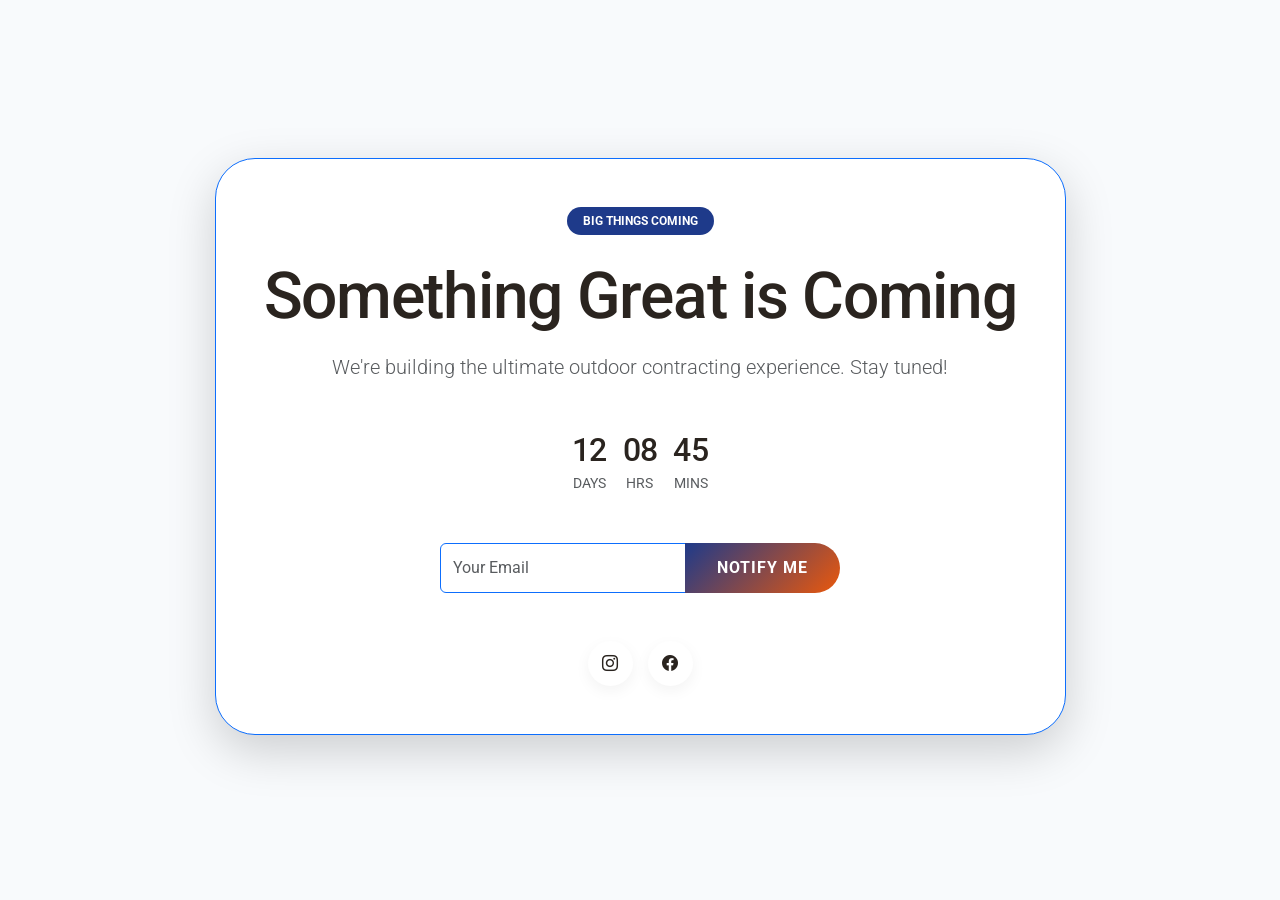
<file: coming-soon.html>
<!DOCTYPE html>
<html lang="en">
<head>
    <meta charset="UTF-8">
    <meta name="viewport" content="width=device-width, initial-scale=1.0">
    <title>Coming Soon | ProCoat Painting</title>
    <link rel="icon" href="assets/images/favicon.svg" type="image/svg+xml">
    <link href="https://cdn.jsdelivr.net/npm/bootstrap@5.3.0/dist/css/bootstrap.min.css" rel="stylesheet">
    <link rel="stylesheet" href="https://cdn.jsdelivr.net/npm/bootstrap-icons@1.11.0/font/bootstrap-icons.css">
    <link rel="stylesheet" href="assets/css/style.css">
    <link rel="stylesheet" href="assets/css/dark-mode.css">
    <link rel="stylesheet" href="assets/css/rtl.css">
</head>
<body data-theme="dark" style="background: var(--primary-bg); min-height: 100vh; display: flex; align-items: center; justify-content: center;">
    <div class="container text-center">
        
        <div class="service-card border-primary p-5 d-inline-block shadow-lg">
            <span class="badge bg-primary text-dark px-3 py-2 rounded-pill mb-4">BIG THINGS COMING</span>
            <h1 class="display-3 fw-bold mb-3">Something Great is Coming</h1>
            <p class="lead text-muted mb-5">We're building the ultimate outdoor contracting experience. Stay tuned!</p>
            <div class="row g-3 justify-content-center mb-5">
                <div class="col-auto text-center"><div class="h2 fw-bold mb-0">12</div><small class="text-muted">DAYS</small></div>
                <div class="col-auto text-center"><div class="h2 fw-bold mb-0">08</div><small class="text-muted">HRS</small></div>
                <div class="col-auto text-center"><div class="h2 fw-bold mb-0">45</div><small class="text-muted">MINS</small></div>
            </div>
            <div class="input-group mb-3 mx-auto" style="max-width: 400px;">
                <input type="email" class="form-control rounded-pill-start border-primary" placeholder="Your Email">
                <button class="btn btn-project btn-primary-fest rounded-pill-end">Notify Me</button>
            </div>
            <div class="social-icons justify-content-center mt-5">
                <a href="#" class="social-icon"><i class="bi bi-instagram"></i></a>
                <a href="#" class="social-icon"><i class="bi bi-facebook"></i></a>
            </div>
        </div>
    </div>
        <script src="https://cdn.jsdelivr.net/npm/bootstrap@5.3.0/dist/js/bootstrap.bundle.min.js"></script>
    <script src="assets/js/main.js"></script>
</body>
</html>
</file>
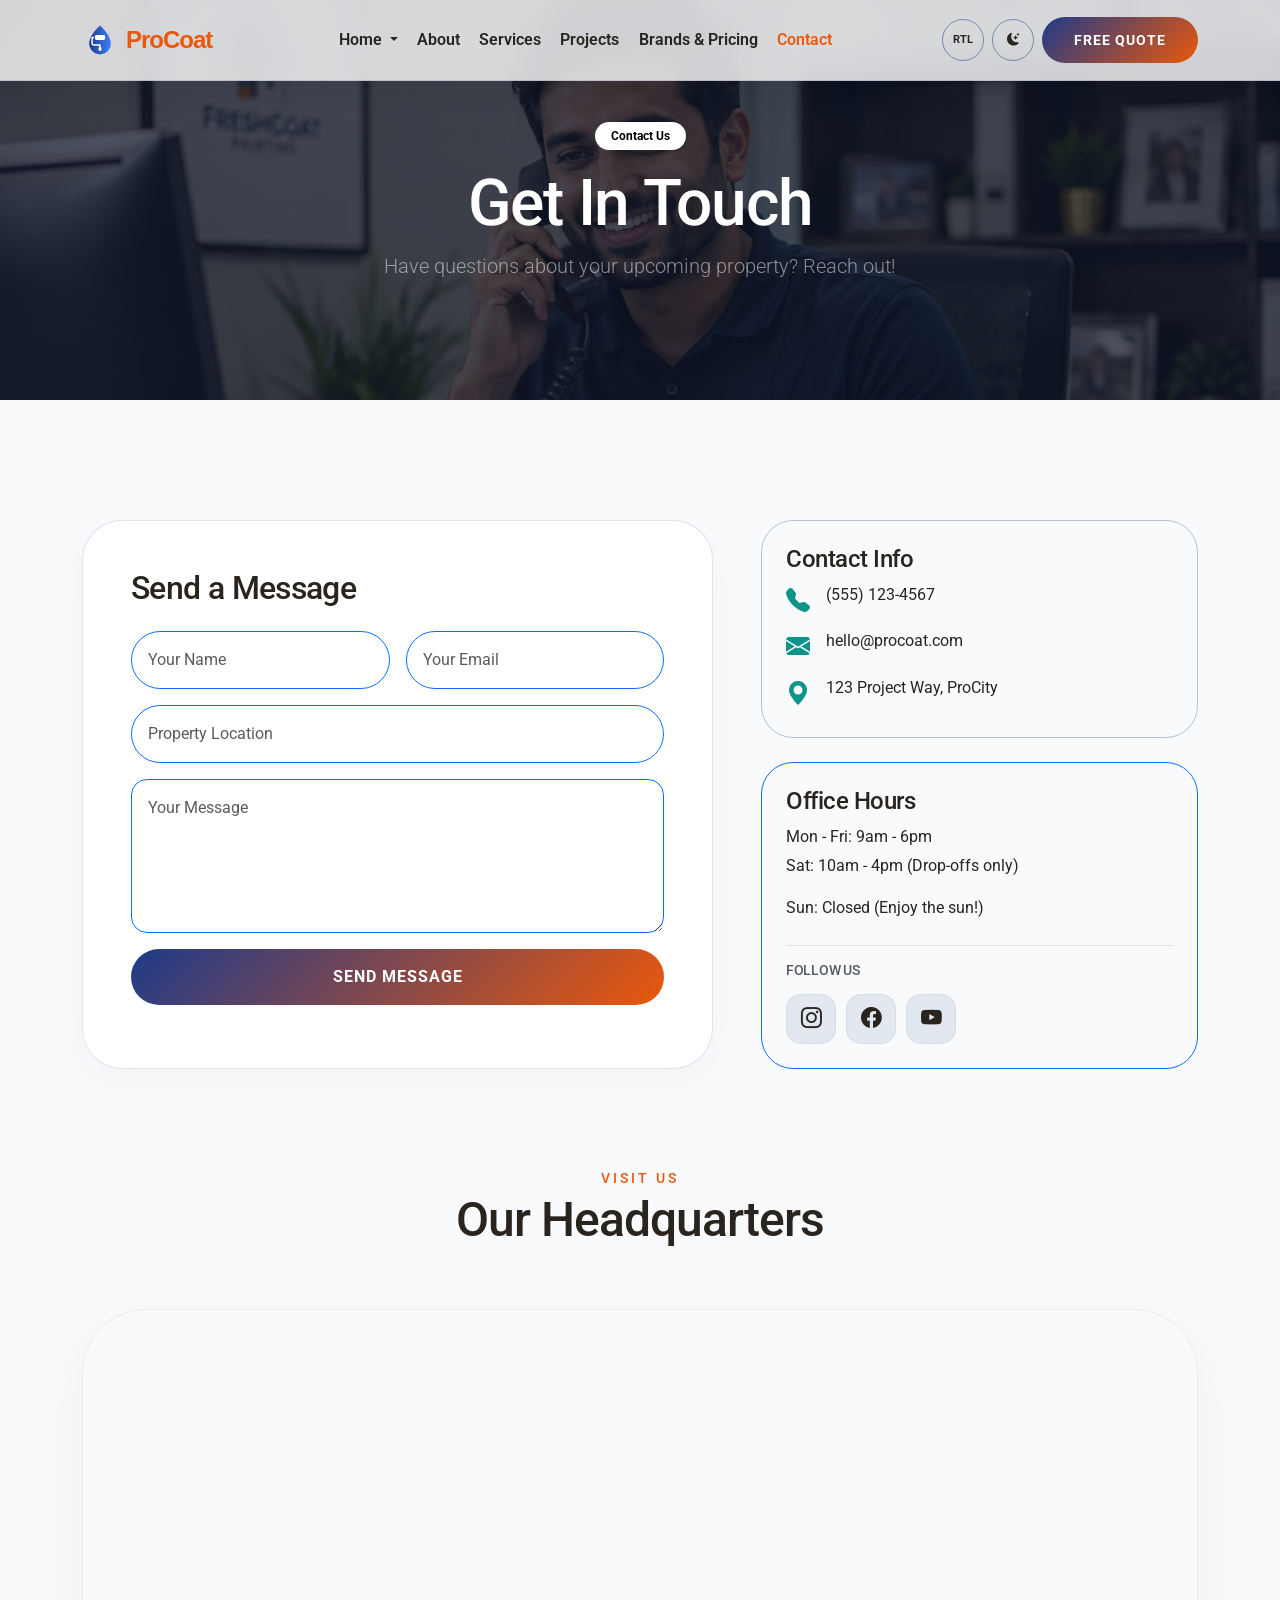
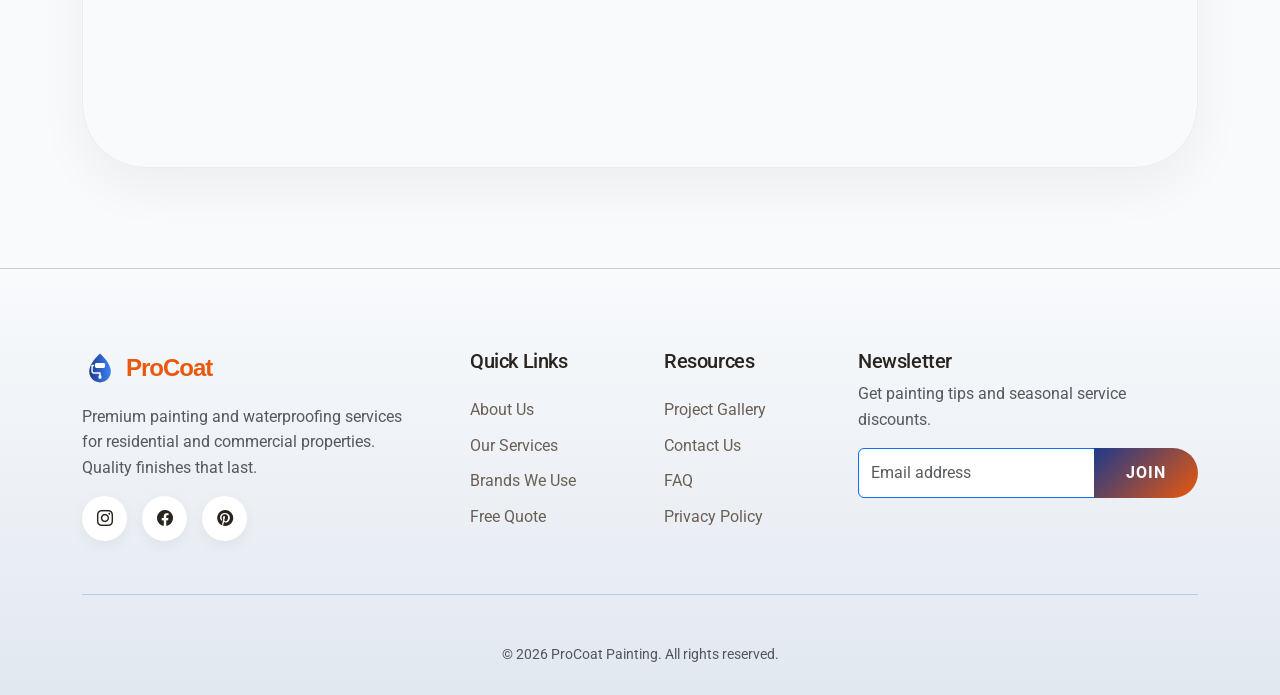
<file: contact.html>
<!DOCTYPE html>
<html lang="en">
<head>
    <meta charset="UTF-8">
    <meta name="viewport" content="width=device-width, initial-scale=1.0">
    <title>Contact Us | ProCoat Painting</title>
    <link rel="icon" href="assets/images/favicon.svg" type="image/svg+xml">
    <link href="https://cdn.jsdelivr.net/npm/bootstrap@5.3.0/dist/css/bootstrap.min.css" rel="stylesheet">
    <link rel="stylesheet" href="https://cdn.jsdelivr.net/npm/bootstrap-icons@1.11.0/font/bootstrap-icons.css">
    <link rel="stylesheet" href="assets/css/style.css">
    <link rel="stylesheet" href="assets/css/dark-mode.css">
    <link rel="stylesheet" href="assets/css/rtl.css">
    <style>
        .contact-social-link {
            width: 50px;
            height: 50px;
            background: var(--secondary-bg);
            border-radius: 15px;
            display: inline-flex;
            align-items: center;
            justify-content: center;
            color: var(--text-main);
            font-size: 1.3rem;
            transition: all 0.4s cubic-bezier(0.175, 0.885, 0.32, 1.275);
            border: 1px solid rgba(0,0,0,0.05);
            margin-right: 10px;
        }
        .contact-social-link:hover {
            background: var(--sunflower-yellow);
            transform: translateY(-10px) rotate(10deg);
            color: #0f172a;
            box-shadow: 0 15px 30px rgba(30, 58, 138, 0.3);
        }
        .map-wrapper {
            border-radius: 4rem;
            overflow: hidden;
            border: 1px solid rgba(0, 0, 0, 0.06);
            box-shadow: 0 20px 50px rgba(0,0,0,0.05);
        }
        .concierge-card {
            background: var(--card-bg);
            padding: 3rem;
            border-radius: 3rem;
            border: 1px solid var(--border-color);
            height: 100%;
            transition: all 0.4s ease;
        }
        .concierge-card:hover {
            transform: translateY(-10px);
            box-shadow: 0 25px 60px rgba(0, 0, 0, 0.08);
            border-color: rgba(30, 58, 138, 0.4);
        }
        .icon-circle {
            width: 70px;
            height: 70px;
            background: rgba(var(--sunflower-yellow-rgb, 30, 58, 138), 0.1);
            border-radius: 50%;
            display: flex;
            align-items: center;
            justify-content: center;
            font-size: 2rem;
            margin-bottom: 2rem;
            box-shadow: 0 10px 20px rgba(0,0,0,0.05);
        }
        body[data-theme='light'] .icon-circle {
            background: #f8fafc;
        }
        body[data-theme='dark'] .icon-circle {
            background: rgba(255,255,255,0.05);
        }
    </style>
</head>
<body data-theme="light">
    <nav class="navbar navbar-expand-xl navbar-custom">
        <div class="container">
            <a class="navbar-brand d-flex align-items-center gap-2" href="index.html" style="text-decoration: none;">
                <svg width="36" height="36" viewBox="0 0 50 50" fill="none" xmlns="http://www.w3.org/2000/svg">
                    <path d="M25 5C25 5 10 18 10 30C10 38.284 16.716 45 25 45C33.284 45 40 38.284 40 30C40 18 25 5 25 5Z" fill="url(#paint_nav)"/>
                    <rect x="18" y="18" width="14" height="7" rx="2" fill="white"/>
                    <path d="M16 21.5H14V30C14 31.105 14.895 32 16 32H25V35" stroke="white" stroke-width="2" stroke-linecap="round" stroke-linejoin="round" fill="none"/>
                    <rect x="23" y="35" width="4" height="5" rx="1" fill="white"/>
                    <defs>
                        <linearGradient id="paint_nav" x1="10" y1="25" x2="40" y2="25" gradientUnits="userSpaceOnUse">
                            <stop stop-color="#1E3A8A"/>
                            <stop offset="1" stop-color="#3B82F6"/>
                        </linearGradient>
                    </defs>
                </svg>
                <span class="fs-4 fw-bolder mb-0" style="color: #1E3A8A; letter-spacing: -1px; font-family: 'Inter', sans-serif;">Pro<span style="color: #3B82F6;">Coat</span></span>
            </a>
            <button class="navbar-toggler" type="button" data-bs-toggle="collapse" data-bs-target="#navbarNav">
                <span class="navbar-toggler-icon"></span>
            </button>
            <div class="collapse navbar-collapse" id="navbarNav">
                <ul class="navbar-nav mx-auto">
                    <li class="nav-item dropdown">
                        <a class="nav-link dropdown-toggle" href="#" id="homeDropdown" role="button" data-bs-toggle="dropdown" aria-expanded="false">
                            Home
                        </a>
                        <ul class="dropdown-menu" aria-labelledby="homeDropdown">
                            <li><a class="dropdown-item" href="index.html">Home 1</a></li>
                            <li><a class="dropdown-item" href="home-2.html">Home 2</a></li>
                        </ul>
                    </li>
                    <li class="nav-item"><a class="nav-link" href="about.html">About</a></li>
                    <li class="nav-item"><a class="nav-link" href="services.html">Services</a></li>
                    <li class="nav-item"><a class="nav-link" href="gallery.html">Projects</a></li>
                    <li class="nav-item"><a class="nav-link" href="pricing.html">Brands & Pricing</a></li>
                    <li class="nav-item"><a class="nav-link active" href="contact.html">Contact</a></li>
                    <li class="nav-item d-lg-none mt-2">
                        <div class="d-flex gap-2 px-2 pb-2">
                            <button class="btn btn-project btn-primary-fest btn-sm flex-fill" onclick="location.href='quote.html'">Free Quote</button>
                        </div>
                    </li>
                </ul>
                <div class="d-flex align-items-center gap-2">
                    <button id="rtl-toggle" class="btn btn-outline-fest nav-icon-btn btn-sm fw-bold" style="font-size: 0.7rem; padding: 0.25rem 0.5rem;">RTL</button>
                    <button id="theme-toggle" class="btn btn-outline-fest nav-icon-btn btn-sm" style="padding: 0.25rem 0.5rem;"><i class="bi bi-moon-stars-fill" style="font-size: 0.8rem;"></i></button>
                    <button class="btn btn-project btn-primary-fest btn-sm d-none d-lg-block" onclick="location.href='quote.html'">Free Quote</button>
                </div>
            </div>
        </div>
    </nav>
    <header class="section-padding text-center position-relative" style="background: url('assets/images/hero_contact.png') center 10% / cover no-repeat; min-height: 400px; display: flex; align-items: center;">
        <div class="position-absolute top-0 start-0 w-100 h-100" style="background: rgba(15, 23, 42, 0.75);"></div>
        <div class="container position-relative z-1">

            <span class="badge bg-white text-black mb-3 px-3 py-2 rounded-pill shadow-sm">Contact Us</span>
            <h1 class="display-3 fw-bold text-white">Get In Touch</h1>
            <p class="lead text-white-50">Have questions about your upcoming property? Reach out!</p>
        
        </div>
    </header>
    <section class="section-padding">
        <div class="container">
            <div class="row g-5">
                <div class="col-lg-7 text-center text-lg-start">
                    <div class="service-card p-4 p-lg-5">
                        <h2 class="mb-4">Send a Message</h2>
                        <form>
                            <div class="row g-3">
                                <div class="col-md-6"><input type="text" class="form-control rounded-pill p-3 border-primary w-100" placeholder="Your Name"></div>
                                <div class="col-md-6"><input type="email" class="form-control rounded-pill p-3 border-primary w-100" placeholder="Your Email"></div>
                                <div class="col-12"><input type="text" class="form-control rounded-pill p-3 border-primary w-100" placeholder="Property Location"></div>
                                <div class="col-12"><textarea class="form-control rounded-4 p-3 border-primary w-100" rows="5" placeholder="Your Message"></textarea></div>
                                <div class="col-12"><button type="submit" class="btn btn-project btn-primary-fest py-3 w-100">Send Message</button></div>
                            </div>
                        </form>
                    </div>
                </div>
                <div class="col-lg-5 text-center text-lg-start">
                    <div class="p-4 rounded-5 border border-info mb-4">
                        <h4>Contact Info</h4>
                        <div class="d-flex flex-column flex-lg-row align-items-center align-items-lg-start gap-2 gap-lg-3 mb-2">
                            <i class="bi bi-telephone-fill text-info fs-4 mb-1 mb-lg-0"></i>
                            <p class="mb-0">(555) 123-4567</p>
                        </div>
                        <div class="d-flex flex-column flex-lg-row align-items-center align-items-lg-start gap-2 gap-lg-3 mb-2">
                            <i class="bi bi-envelope-fill text-info fs-4 mb-1 mb-lg-0"></i>
                            <p class="mb-0">hello@procoat.com</p>
                        </div>
                        <div class="d-flex flex-column flex-lg-row align-items-center align-items-lg-start gap-2 gap-lg-3">
                            <i class="bi bi-geo-alt-fill text-info fs-4 mb-1 mb-lg-0"></i>
                            <p class="mb-0">123 Project Way, ProCity</p>
                        </div>
                    </div>
                    <div class="p-4 rounded-5 border border-primary">
                        <h4>Office Hours</h4>
                        <p class="mb-1">Mon - Fri: 9am - 6pm</p>
                        <p class="mb-3">Sat: 10am - 4pm (Drop-offs only)</p>
                        <p class="mb-4">Sun: Closed (Enjoy the sun!)</p>
                        
                        <div class="pt-3 border-top">
                            <h6 class="mb-3 text-uppercase small fw-bold text-muted">Follow Us</h6>
                            <div class="d-flex justify-content-center justify-content-lg-start">
                                <a href="#" class="contact-social-link"><i class="bi bi-instagram"></i></a>
                                <a href="#" class="contact-social-link"><i class="bi bi-facebook"></i></a>
                                <a href="#" class="contact-social-link"><i class="bi bi-youtube"></i></a>
                            </div>
                        </div>
                    </div>
                </div>
            </div>
            
            <!-- Google Map -->
            <div class="mt-5 pt-5">
                <div class="section-title">
                    <span class="text-info">Visit Us</span>
                    <h2>Our Headquarters</h2>
                </div>
                <div class="map-wrapper mt-4">
                    <iframe 
                        src="https://www.google.com/maps/embed?pb=!1m18!1m12!1m3!1d103444.64010166205!2d-78.71801844007827!3d35.83311899933596!2m3!1f0!2f0!3f0!3m2!1i1024!2i768!4f13.1!3m3!1m2!1s0x89ac5a2f9f5110dc%3A0x7f37f37478d10f99!2sRaleigh%2C%20NC!5e0!3m2!1sen!2sus!4v1700000000000!5m2!1sen!2sus" 
                        width="100%" 
                        height="450" 
                        style="border:0;" 
                        allowfullscreen="" 
                        loading="lazy">
                    </iframe>
                </div>
            </div>
        </div>
    </section>

    

    <!-- Footer -->
    <footer>
        <div class="container">
            <div class="row g-5">
                <div class="col-lg-4">
                    <a class="footer-logo d-flex align-items-center gap-2 mb-3" href="index.html" style="text-decoration: none;">
                        <svg width="36" height="36" viewBox="0 0 50 50" fill="none" xmlns="http://www.w3.org/2000/svg">
                            <path d="M25 5C25 5 10 18 10 30C10 38.284 16.716 45 25 45C33.284 45 40 38.284 40 30C40 18 25 5 25 5Z" fill="url(#paint_foot)"/>
                            <rect x="18" y="18" width="14" height="7" rx="2" fill="white"/>
                            <path d="M16 21.5H14V30C14 31.105 14.895 32 16 32H25V35" stroke="white" stroke-width="2" stroke-linecap="round" stroke-linejoin="round" fill="none"/>
                            <rect x="23" y="35" width="4" height="5" rx="1" fill="white"/>
                            <defs>
                                <linearGradient id="paint_foot" x1="10" y1="25" x2="40" y2="25" gradientUnits="userSpaceOnUse">
                                    <stop stop-color="#1E3A8A"/>
                                    <stop offset="1" stop-color="#3B82F6"/>
                                </linearGradient>
                            </defs>
                        </svg>
                        <span class="fs-4 fw-bolder mb-0" style="letter-spacing: -1px; font-family: 'Inter', sans-serif;">
                            <span class="text-dark">Pro</span><span style="color: #3B82F6;">Coat</span>
                        </span>
                    </a>
                    <p class="text-muted">Premium painting and waterproofing services for residential and commercial properties. Quality finishes that last.</p>
                    <div class="social-icons">
                        <a href="#" class="social-icon"><i class="bi bi-instagram"></i></a>
                        <a href="#" class="social-icon"><i class="bi bi-facebook"></i></a>
                        <a href="#" class="social-icon"><i class="bi bi-pinterest"></i></a>
                    </div>
                </div>
                <div class="col-lg-2 footer-links">
                    <h5>Quick Links</h5>
                    <ul>
                        <li><a href="about.html">About Us</a></li>
                        <li><a href="services.html">Our Services</a></li>
                        <li><a href="pricing.html#premium-materials">Brands We Use</a></li>
                        <li><a href="quote.html">Free Quote</a></li>
                    </ul>
                </div>
                <div class="col-lg-2 footer-links">
                    <h5>Resources</h5>
                    <ul>
                        <li><a href="gallery.html">Project Gallery</a></li>
                        <li><a href="contact.html">Contact Us</a></li>
                        <li><a href="#">FAQ</a></li>
                        <li><a href="#">Privacy Policy</a></li>
                    </ul>
                </div>
                <div class="col-lg-4">
                    <h5>Newsletter</h5>
                    <p class="text-muted">Get painting tips and seasonal service discounts.</p>
                    <div class="input-group mb-3">
                        <input type="text" class="form-control rounded-pill-start border-primary" placeholder="Email address">
                        <button class="btn btn-project btn-primary-fest rounded-pill-end" type="button">Join</button>
                    </div>
                </div>
            </div>
            <hr class="my-5 border-primary opacity-25">
            <div class="text-center text-muted small">
                &copy; 2026 ProCoat Painting. All rights reserved.
            </div>
        </div>
    </footer>
        <script src="https://cdn.jsdelivr.net/npm/bootstrap@5.3.0/dist/js/bootstrap.bundle.min.js"></script>
    <script src="assets/js/main.js"></script>
</body>
</html>
</file>
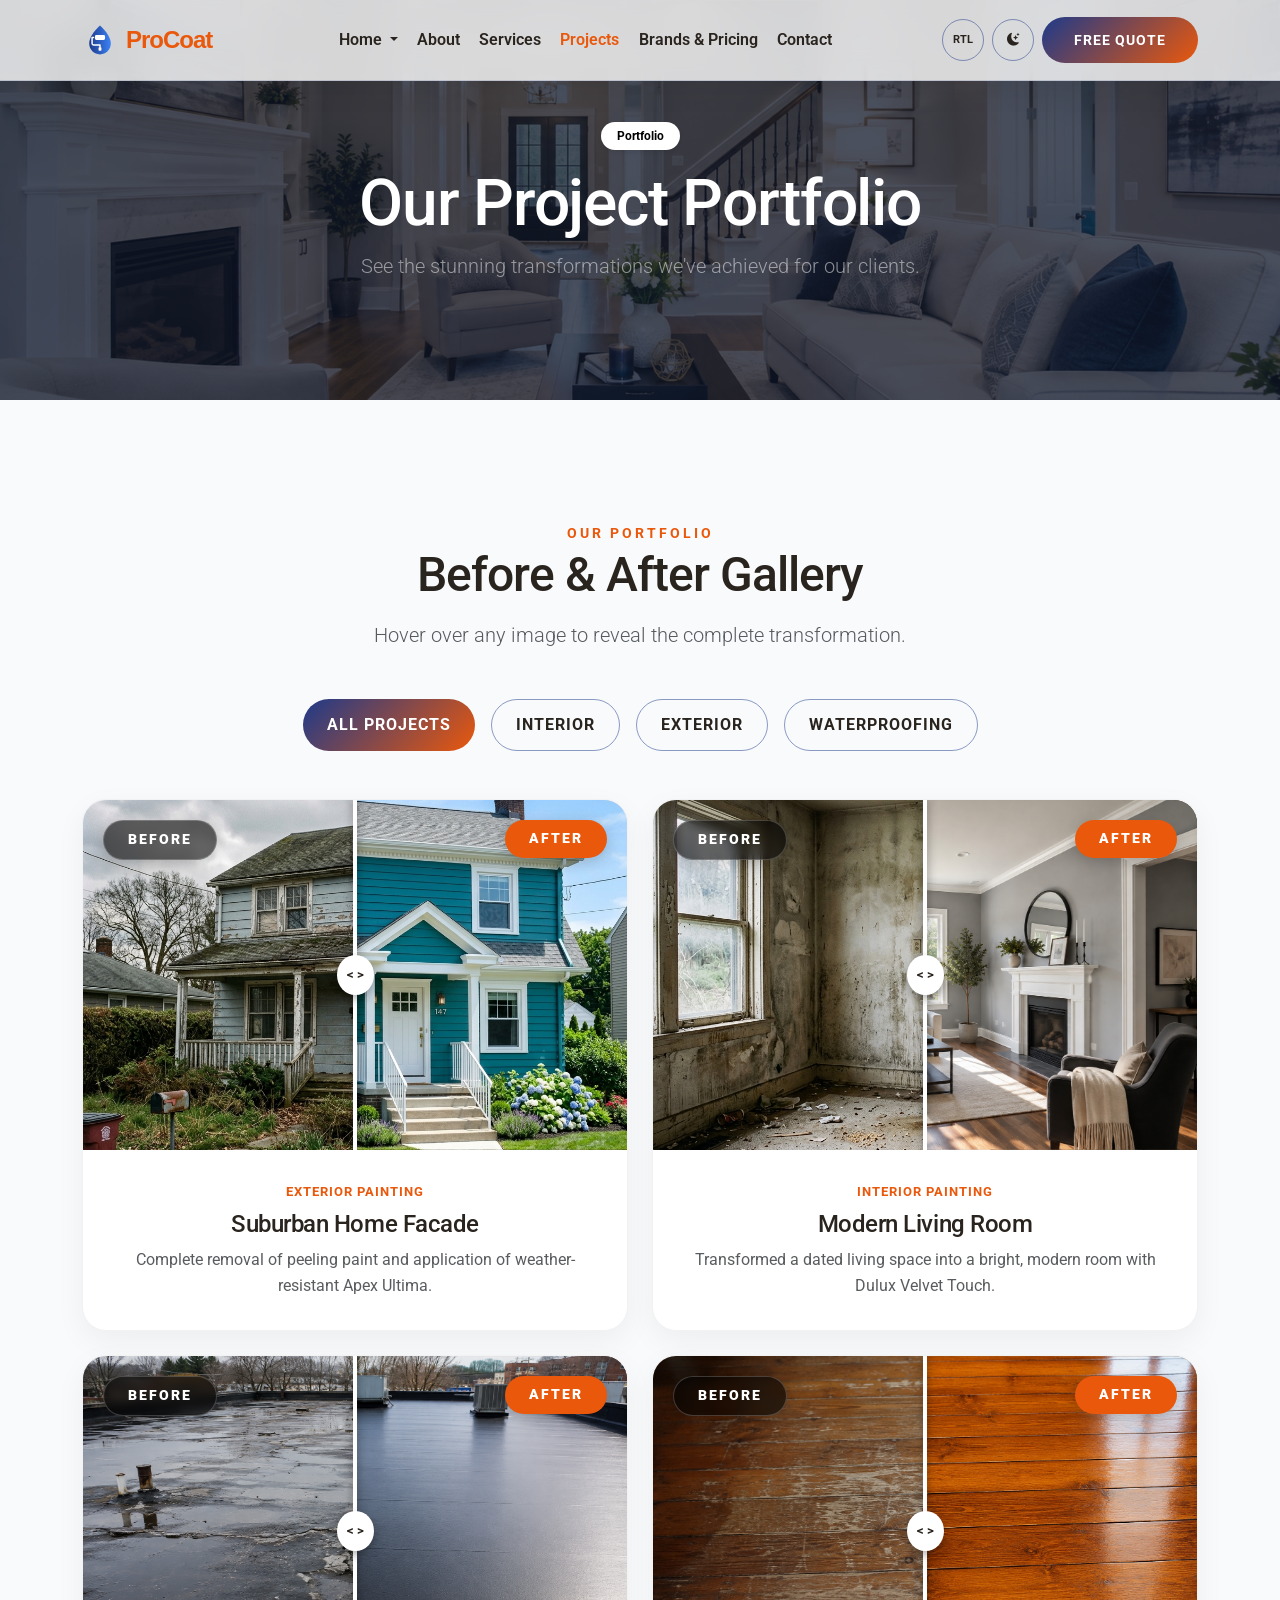
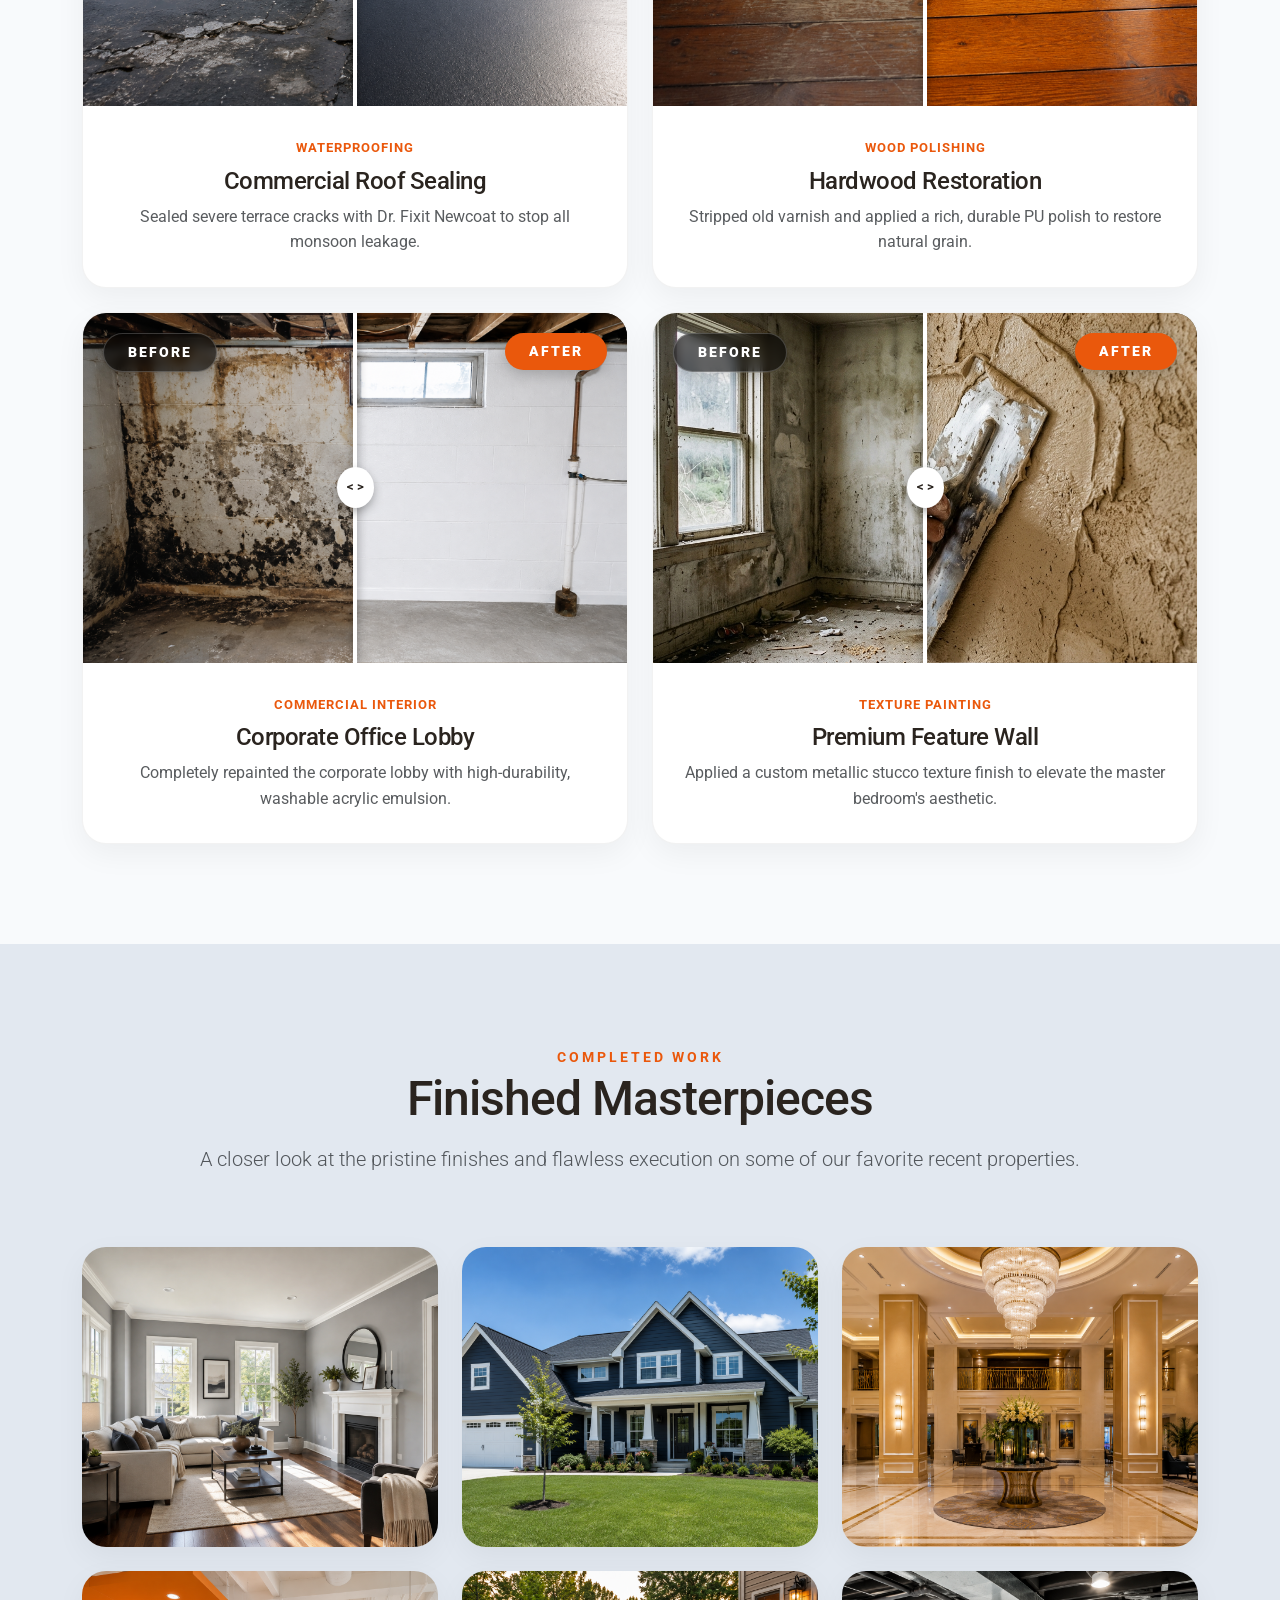
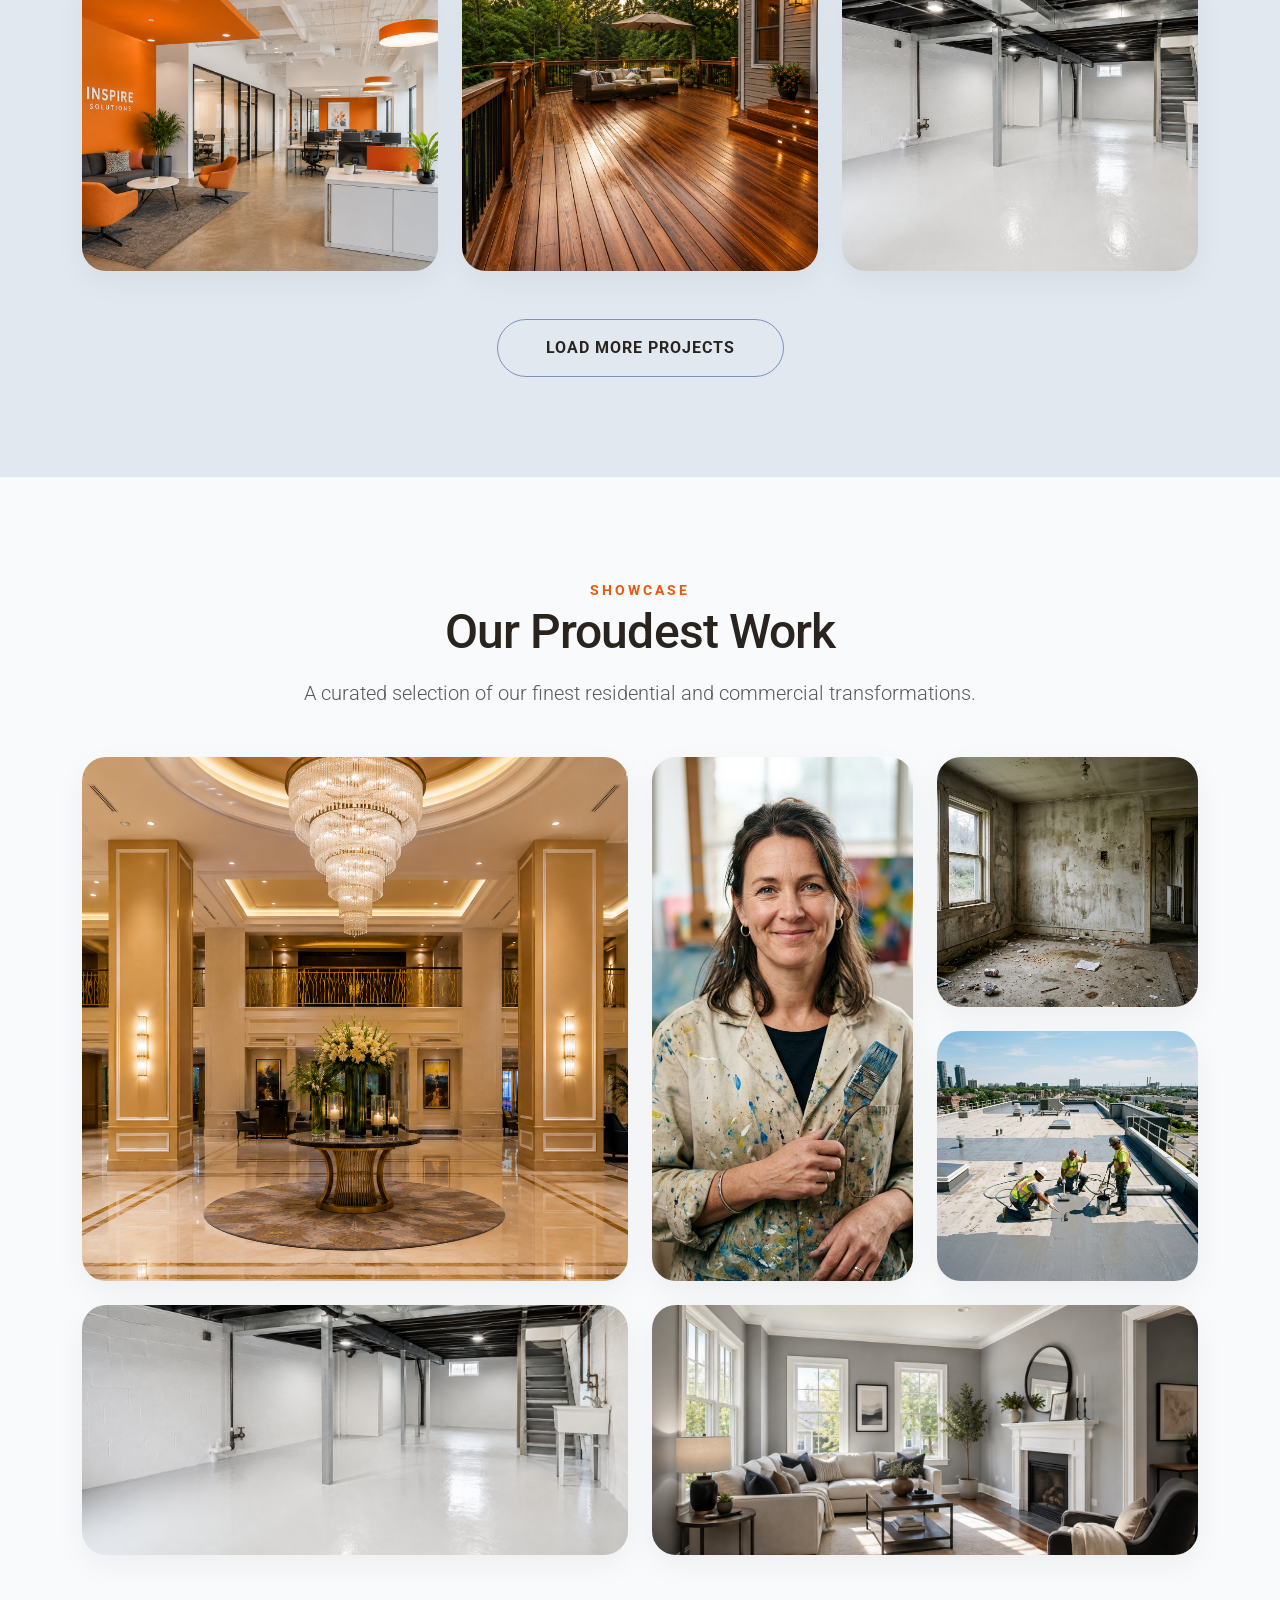
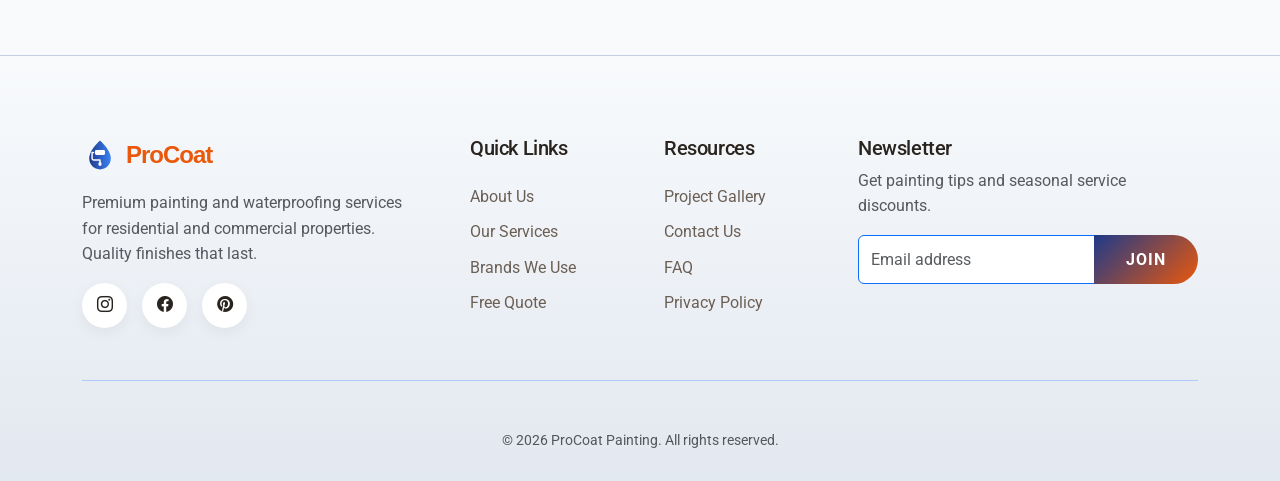
<file: gallery.html>
<!DOCTYPE html>
<html lang="en">
<head>
    <meta charset="UTF-8">
    <meta name="viewport" content="width=device-width, initial-scale=1.0">
    <title>Project Gallery | ProCoat Painting</title>
    <link rel="icon" href="assets/images/favicon.svg" type="image/svg+xml">
    <link href="https://cdn.jsdelivr.net/npm/bootstrap@5.3.0/dist/css/bootstrap.min.css" rel="stylesheet">
    <link rel="stylesheet" href="https://cdn.jsdelivr.net/npm/bootstrap-icons@1.11.0/font/bootstrap-icons.css">
    <link rel="stylesheet" href="assets/css/style.css">
    <link rel="stylesheet" href="assets/css/dark-mode.css">
    <link rel="stylesheet" href="assets/css/rtl.css">
    <style>
        .gallery-grid {
            display: grid;
            grid-template-columns: repeat(auto-fill, minmax(300px, 1fr));
            gap: 1.5rem;
        }
        .gallery-item {
            position: relative;
            border-radius: 1rem;
            overflow: hidden;
            box-shadow: 0 10px 30px rgba(0,0,0,0.1);
            transition: transform 0.3s ease;
        }
        .gallery-item:hover {
            transform: translateY(-5px);
        }
        .gallery-item img {
            width: 100%;
            height: 250px;
            object-fit: cover;
            display: block;
        }
        .gallery-overlay {
            position: absolute;
            bottom: 0;
            left: 0;
            right: 0;
            background: linear-gradient(to top, rgba(0,0,0,0.9), transparent);
            padding: 1.5rem;
            color: white;
            opacity: 0;
            transition: opacity 0.3s ease;
        }
        .gallery-item:hover .gallery-overlay {
            opacity: 1;
        }
        .gallery-tag {
            background: var(--sky-orange);
            color: white;
            padding: 0.2rem 0.8rem;
            border-radius: 50px;
            font-size: 0.8rem;
            font-weight: 600;
            text-transform: uppercase;
            margin-bottom: 0.5rem;
            display: inline-block;
        }
        .before-after-label {
            position: absolute;
            top: 10px;
            left: 10px;
            background: rgba(0,0,0,0.7);
            color: white;
            padding: 0.2rem 0.8rem;
            border-radius: 4px;
            font-size: 0.8rem;
            font-weight: bold;
            z-index: 2;
        }
    </style>
</head>
<body data-theme="light">
    <!-- Navbar -->
    <nav class="navbar navbar-expand-xl navbar-custom">
        <div class="container">
            <a class="navbar-brand d-flex align-items-center gap-2" href="index.html" style="text-decoration: none;">
                <svg width="36" height="36" viewBox="0 0 50 50" fill="none" xmlns="http://www.w3.org/2000/svg">
                    <path d="M25 5C25 5 10 18 10 30C10 38.284 16.716 45 25 45C33.284 45 40 38.284 40 30C40 18 25 5 25 5Z" fill="url(#paint_nav)"/>
                    <rect x="18" y="18" width="14" height="7" rx="2" fill="white"/>
                    <path d="M16 21.5H14V30C14 31.105 14.895 32 16 32H25V35" stroke="white" stroke-width="2" stroke-linecap="round" stroke-linejoin="round" fill="none"/>
                    <rect x="23" y="35" width="4" height="5" rx="1" fill="white"/>
                    <defs>
                        <linearGradient id="paint_nav" x1="10" y1="25" x2="40" y2="25" gradientUnits="userSpaceOnUse">
                            <stop stop-color="#1E3A8A"/>
                            <stop offset="1" stop-color="#3B82F6"/>
                        </linearGradient>
                    </defs>
                </svg>
                <span class="fs-4 fw-bolder mb-0" style="color: #1E3A8A; letter-spacing: -1px; font-family: 'Inter', sans-serif;">Pro<span style="color: #3B82F6;">Coat</span></span>
            </a>
            <button class="navbar-toggler" type="button" data-bs-toggle="collapse" data-bs-target="#navbarNav">
                <span class="navbar-toggler-icon"></span>
            </button>
            <div class="collapse navbar-collapse" id="navbarNav">
                <ul class="navbar-nav mx-auto">
                    <li class="nav-item dropdown">
                        <a class="nav-link dropdown-toggle" href="#" id="homeDropdown" role="button" data-bs-toggle="dropdown" aria-expanded="false">
                            Home
                        </a>
                        <ul class="dropdown-menu" aria-labelledby="homeDropdown">
                            <li><a class="dropdown-item" href="index.html">Home 1</a></li>
                            <li><a class="dropdown-item" href="home-2.html">Home 2</a></li>
                        </ul>
                    </li>
                    <li class="nav-item"><a class="nav-link" href="about.html">About</a></li>
                    <li class="nav-item"><a class="nav-link" href="services.html">Services</a></li>
                    <li class="nav-item"><a class="nav-link active" href="gallery.html">Projects</a></li>
                    <li class="nav-item"><a class="nav-link" href="pricing.html">Brands & Pricing</a></li>
                    <li class="nav-item"><a class="nav-link" href="contact.html">Contact</a></li>
                    <li class="nav-item d-lg-none mt-2">
                        <div class="d-flex gap-2 px-2 pb-2">
                            <button class="btn btn-project btn-primary-fest btn-sm flex-fill" onclick="location.href='quote.html'">Free Quote</button>
                        </div>
                    </li>
                </ul>
                <div class="d-flex align-items-center gap-2">
                    <button id="rtl-toggle" class="btn btn-outline-fest nav-icon-btn btn-sm fw-bold" style="font-size: 0.7rem; padding: 0.25rem 0.5rem;">RTL</button>
                    <button id="theme-toggle" class="btn btn-outline-fest nav-icon-btn btn-sm" style="padding: 0.25rem 0.5rem;"><i class="bi bi-moon-stars-fill" style="font-size: 0.8rem;"></i></button>
                    <button class="btn btn-project btn-primary-fest btn-sm d-none d-lg-block" onclick="location.href='quote.html'">Free Quote</button>
                </div>
            </div>
        </div>
    </nav>

    <!-- Header -->
    <header class="section-padding text-center position-relative" style="background: url('assets/images/hero_gallery.png') center/cover no-repeat; min-height: 400px; display: flex; align-items: center;">
        <div class="position-absolute top-0 start-0 w-100 h-100" style="background: rgba(15, 23, 42, 0.75);"></div>
        <div class="container position-relative z-1">

            <span class="badge bg-white text-black mb-3 px-3 py-2 rounded-pill shadow-sm">Portfolio</span>
            <h1 class="display-3 fw-bold text-white">Our Project Portfolio</h1>
            <p class="lead text-white-50">See the stunning transformations we've achieved for our clients.</p>
        
        </div>
    </header>


    <!-- Unique Before/After Gallery Section -->
    <section class="section-padding" style="background: var(--main-bg);">
        <div class="container">
            <div class="section-title text-center mb-5">
                <span class="text-orange fw-bold text-uppercase tracking-wider">Our Portfolio</span>
                <h2 class="display-5 fw-bolder text-main">Before & After Gallery</h2>
                <p class="text-muted lead mt-3">Hover over any image to reveal the complete transformation.</p>
            </div>

            <!-- Filters -->
            <div class="d-flex justify-content-center gap-3 mb-5 flex-wrap">
                <button class="btn btn-project btn-primary-fest rounded-pill px-4">All Projects</button>
                <button class="btn btn-project btn-outline-fest rounded-pill px-4">Interior</button>
                <button class="btn btn-project btn-outline-fest rounded-pill px-4">Exterior</button>
                <button class="btn btn-project btn-outline-fest rounded-pill px-4">Waterproofing</button>
            </div>

            <div class="row g-4">
                <!-- Project 1 -->
                <div class="col-lg-6">
                    <div class="ba-card">
                        <div class="ba-images">
                            <!-- Using slightly different images for before/after effect -->
                            <img src="assets/images/before_after_exterior_before.png" alt="Before" class="img-before">
                            <img src="assets/images/before_after_exterior_after.png" alt="After" class="img-after">
                            <div class="ba-divider"></div>
                            <div class="g-ba-label label-before">Before</div>
                            <div class="g-ba-label label-after">After</div>
                        </div>
                        <div class="ba-content">
                            <span class="ba-tag">Exterior Painting</span>
                            <h4 class="fw-bold text-main mb-2">Suburban Home Facade</h4>
                            <p class="text-muted mb-0">Complete removal of peeling paint and application of weather-resistant Apex Ultima.</p>
                        </div>
                    </div>
                </div>

                <!-- Project 2 -->
                <div class="col-lg-6">
                    <div class="ba-card">
                        <div class="ba-images">
                            <img src="assets/images/before_after_interior_before.png" alt="Before" class="img-before">
                            <img src="assets/images/gallery_project_1.png" alt="After" class="img-after">
                            <div class="ba-divider"></div>
                            <div class="g-ba-label label-before">Before</div>
                            <div class="g-ba-label label-after">After</div>
                        </div>
                        <div class="ba-content">
                            <span class="ba-tag">Interior Painting</span>
                            <h4 class="fw-bold text-main mb-2">Modern Living Room</h4>
                            <p class="text-muted mb-0">Transformed a dated living space into a bright, modern room with Dulux Velvet Touch.</p>
                        </div>
                    </div>
                </div>

                <!-- Project 3 -->
                <div class="col-lg-6">
                    <div class="ba-card">
                        <div class="ba-images">
                            <img src="assets/images/ba_roof_before.png" alt="Before" class="img-before">
                            <img src="assets/images/ba_roof_after.png" alt="After" class="img-after">
                            <div class="ba-divider"></div>
                            <div class="g-ba-label label-before">Before</div>
                            <div class="g-ba-label label-after">After</div>
                        </div>
                        <div class="ba-content">
                            <span class="ba-tag">Waterproofing</span>
                            <h4 class="fw-bold text-main mb-2">Commercial Roof Sealing</h4>
                            <p class="text-muted mb-0">Sealed severe terrace cracks with Dr. Fixit Newcoat to stop all monsoon leakage.</p>
                        </div>
                    </div>
                </div>

                <!-- Project 4 -->
                <div class="col-lg-6">
                    <div class="ba-card">
                        <div class="ba-images">
                            <img src="assets/images/ba_wood_before.png" alt="Before" class="img-before">
                            <img src="assets/images/ba_wood_after.png" alt="After" class="img-after">
                            <div class="ba-divider"></div>
                            <div class="g-ba-label label-before">Before</div>
                            <div class="g-ba-label label-after">After</div>
                        </div>
                        <div class="ba-content">
                            <span class="ba-tag">Wood Polishing</span>
                            <h4 class="fw-bold text-main mb-2">Hardwood Restoration</h4>
                            <p class="text-muted mb-0">Stripped old varnish and applied a rich, durable PU polish to restore natural grain.</p>
                        </div>
                    </div>
                </div>
                <!-- Project 5 -->
                <div class="col-lg-6">
                    <div class="ba-card">
                        <div class="ba-images">
                            <img src="assets/images/ba_dampness_before.png" alt="Before" class="img-before">
                            <img src="assets/images/ba_dampness_after.png" alt="After" class="img-after">
                            <div class="ba-divider"></div>
                            <div class="g-ba-label label-before">Before</div>
                            <div class="g-ba-label label-after">After</div>
                        </div>
                        <div class="ba-content">
                            <span class="ba-tag">Commercial Interior</span>
                            <h4 class="fw-bold text-main mb-2">Corporate Office Lobby</h4>
                            <p class="text-muted mb-0">Completely repainted the corporate lobby with high-durability, washable acrylic emulsion.</p>
                        </div>
                    </div>
                </div>

                <!-- Project 6 -->
                <div class="col-lg-6">
                    <div class="ba-card">
                        <div class="ba-images">
                            <img src="assets/images/before_after_interior_before.png" alt="Before" class="img-before">
                            <img src="assets/images/texture_painting.png" alt="After" class="img-after">
                            <div class="ba-divider"></div>
                            <div class="g-ba-label label-before">Before</div>
                            <div class="g-ba-label label-after">After</div>
                        </div>
                        <div class="ba-content">
                            <span class="ba-tag">Texture Painting</span>
                            <h4 class="fw-bold text-main mb-2">Premium Feature Wall</h4>
                            <p class="text-muted mb-0">Applied a custom metallic stucco texture finish to elevate the master bedroom's aesthetic.</p>
                        </div>
                    </div>
                </div>
            </div>
        </div>
    </section>


    
    
    <!-- Finished Projects Gallery Section -->
    <section class="section-padding" style="background: var(--secondary-bg);">
        <div class="container">
            <div class="section-title text-center mb-5">
                <span class="text-info fw-bold text-uppercase tracking-wider">Completed Work</span>
                <h2 class="display-5 fw-bolder text-main">Finished Masterpieces</h2>
                <p class="text-muted lead mt-3">A closer look at the pristine finishes and flawless execution on some of our favorite recent properties.</p>
            </div>

            <div class="row g-4 mt-4">
                <!-- Card 1 -->
                <div class="col-lg-4 col-md-6">
                    <div class="project-card">
                        <img src="assets/images/gallery_project_1.png" alt="Finished Project 1">
                        <div class="project-badge-icon"><i class="bi bi-search"></i></div>
                        <div class="project-overlay">
                            <span class="text-orange small fw-bold text-uppercase tracking-wider">Exterior</span>
                            <h5 class="text-white mb-0 mt-1">Luxury Villa Facade</h5>
                        </div>
                    </div>
                </div>
                <!-- Card 2 -->
                <div class="col-lg-4 col-md-6">
                    <div class="project-card">
                        <img src="assets/images/gallery_project_2.png" alt="Finished Project 2">
                        <div class="project-badge-icon"><i class="bi bi-search"></i></div>
                        <div class="project-overlay">
                            <span class="text-orange small fw-bold text-uppercase tracking-wider">Interior</span>
                            <h5 class="text-white mb-0 mt-1">Minimalist Living Space</h5>
                        </div>
                    </div>
                </div>
                <!-- Card 3 -->
                <div class="col-lg-4 col-md-6">
                    <div class="project-card">
                        <img src="assets/images/gallery_project_3.png" alt="Finished Project 3">
                        <div class="project-badge-icon"><i class="bi bi-search"></i></div>
                        <div class="project-overlay">
                            <span class="text-orange small fw-bold text-uppercase tracking-wider">Commercial</span>
                            <h5 class="text-white mb-0 mt-1">Modern Office Complex</h5>
                        </div>
                    </div>
                </div>
                <!-- Card 4 -->
                <div class="col-lg-4 col-md-6">
                    <div class="project-card">
                        <img src="assets/images/gallery_project_4.png" alt="Finished Project 4">
                        <div class="project-badge-icon"><i class="bi bi-search"></i></div>
                        <div class="project-overlay">
                            <span class="text-orange small fw-bold text-uppercase tracking-wider">Exterior</span>
                            <h5 class="text-white mb-0 mt-1">Contemporary Townhouse</h5>
                        </div>
                    </div>
                </div>
                <!-- Card 5 -->
                <div class="col-lg-4 col-md-6">
                    <div class="project-card">
                        <img src="assets/images/gallery_project_5.png" alt="Finished Project 5">
                        <div class="project-badge-icon"><i class="bi bi-search"></i></div>
                        <div class="project-overlay">
                            <span class="text-orange small fw-bold text-uppercase tracking-wider">Waterproofing</span>
                            <h5 class="text-white mb-0 mt-1">Poolside Deck Sealing</h5>
                        </div>
                    </div>
                </div>
                <!-- Card 6 -->
                <div class="col-lg-4 col-md-6">
                    <div class="project-card">
                        <img src="assets/images/gallery_project_6.png" alt="Finished Project 6">
                        <div class="project-badge-icon"><i class="bi bi-search"></i></div>
                        <div class="project-overlay">
                            <span class="text-orange small fw-bold text-uppercase tracking-wider">Interior</span>
                            <h5 class="text-white mb-0 mt-1">Classic Dining Room</h5>
                        </div>
                    </div>
                </div>
            </div>
            
            <div class="text-center mt-5">
                <button class="btn btn-project btn-outline-fest rounded-pill px-5 py-3">Load More Projects</button>
            </div>
        </div>
    </section>

    <!-- Bento Box Gallery Section -->
    <section class="section-padding overflow-hidden">
        <div class="container">
            <div class="section-title text-center mb-5">
                <span class="text-orange fw-bold text-uppercase tracking-wider">Showcase</span>
                <h2 class="display-5 fw-bolder text-main">Our Proudest Work</h2>
                <p class="text-muted lead mt-3">A curated selection of our finest residential and commercial transformations.</p>
            </div>
            
            <div class="bento-gallery mt-5">
                <!-- Large Item -->
                <div class="bento-item bento-large group">
                    <img src="assets/images/gallery_project_3.png" alt="Luxury Hotel Lobby">
                    <div class="bento-overlay">
                        <h5>Grand Hotel Restoration</h5>
                        <span>Commercial Painting</span>
                    </div>
                </div>
                
                <!-- Tall Item -->
                <div class="bento-item bento-tall group">
                    <img src="assets/images/painter_portrait.png" alt="Texture Wall">
                    <div class="bento-overlay">
                        <h5>Metallic Stucco</h5>
                        <span>Texture Finish</span>
                    </div>
                </div>
                
                <!-- Standard Item -->
                <div class="bento-item group">
                    <img src="assets/images/before_after_interior_before.png" alt="Exterior">
                    <div class="bento-overlay">
                        <h5>Villa Exterior</h5>
                        <span>Weatherproofing</span>
                    </div>
                </div>
                
                <!-- Standard Item -->
                <div class="bento-item group">
                      <img src="assets/images/roof_waterproofing.png" alt="Commercial Roof">
                    <div class="bento-overlay">
                        <h5>Roof Sealing</h5>
                        <span>Waterproofing</span>
                    </div>
                </div>
                
                <!-- Wide Item -->
                <div class="bento-item bento-wide group">
                    <img src="assets/images/gallery_project_6.png" alt="Wood Polish">
                    <div class="bento-overlay">
                        <h5>Staircase Polish</h5>
                        <span>Wood Restoration</span>
                    </div>
                </div>
                
                <!-- Wide Item -->
                <div class="bento-item bento-wide group">
                    <img src="assets/images/gallery_project_1.png" alt="Modern Living">
                    <div class="bento-overlay">
                        <h5>Modern Living Space</h5>
                        <span>Interior Painting</span>
                    </div>
                </div>
            </div>
            
            <style>
                .bento-gallery {
                    display: grid;
                    grid-template-columns: repeat(4, 1fr);
                    grid-auto-rows: 250px;
                    gap: 1.5rem;
                }
                .bento-item {
                    position: relative;
                    border-radius: 1.5rem;
                    overflow: hidden;
                    box-shadow: 0 10px 30px rgba(0,0,0,0.05);
                }
                .bento-item img {
                    width: 100%;
                    height: 100%;
                    object-fit: cover;
                    transition: transform 0.6s cubic-bezier(0.25, 1, 0.5, 1);
                }
                .bento-large {
                    grid-column: span 2;
                    grid-row: span 2;
                }
                .bento-wide {
                    grid-column: span 2;
                    grid-row: span 1;
                }
                .bento-tall {
                    grid-column: span 1;
                    grid-row: span 2;
                }
                .bento-overlay {
                    position: absolute;
                    inset: 0;
                    background: linear-gradient(to top, rgba(0,0,0,0.8) 0%, transparent 100%);
                    display: flex;
                    flex-direction: column;
                    justify-content: flex-end;
                    padding: 2rem;
                    opacity: 0;
                    transition: all 0.4s ease;
                }
                .bento-overlay h5 {
                    color: white;
                    margin: 0;
                    font-weight: 700;
                    transform: translateY(20px);
                    transition: transform 0.4s ease;
                }
                .bento-overlay span {
                    color: var(--sky-orange);
                    font-size: 0.85rem;
                    font-weight: 600;
                    text-transform: uppercase;
                    letter-spacing: 1px;
                    transform: translateY(20px);
                    transition: transform 0.4s ease;
                    transition-delay: 0.1s;
                }
                .bento-item:hover img {
                    transform: scale(1.08);
                }
                .bento-item:hover .bento-overlay {
                    opacity: 1;
                }
                .bento-item:hover .bento-overlay h5,
                .bento-item:hover .bento-overlay span {
                    transform: translateY(0);
                }
                
                @media (max-width: 992px) {
                    .bento-gallery {
                        grid-template-columns: repeat(2, 1fr);
                    }
                    .bento-large, .bento-wide {
                        grid-column: span 2;
                    }
                }
                @media (max-width: 576px) {
                    .bento-gallery {
                        grid-template-columns: 1fr;
                        grid-auto-rows: 250px;
                    }
                    .bento-large, .bento-wide, .bento-tall {
                        grid-column: span 1;
                        grid-row: span 1;
                    }
                }
            </style>
        </div>
    </section>


    <!-- Footer -->
    <footer>
        <div class="container">
            <div class="row g-5">
                <div class="col-lg-4">
                    <a class="footer-logo d-flex align-items-center gap-2 mb-3" href="index.html" style="text-decoration: none;">
                        <svg width="36" height="36" viewBox="0 0 50 50" fill="none" xmlns="http://www.w3.org/2000/svg">
                            <path d="M25 5C25 5 10 18 10 30C10 38.284 16.716 45 25 45C33.284 45 40 38.284 40 30C40 18 25 5 25 5Z" fill="url(#paint_foot)"/>
                            <rect x="18" y="18" width="14" height="7" rx="2" fill="white"/>
                            <path d="M16 21.5H14V30C14 31.105 14.895 32 16 32H25V35" stroke="white" stroke-width="2" stroke-linecap="round" stroke-linejoin="round" fill="none"/>
                            <rect x="23" y="35" width="4" height="5" rx="1" fill="white"/>
                            <defs>
                                <linearGradient id="paint_foot" x1="10" y1="25" x2="40" y2="25" gradientUnits="userSpaceOnUse">
                                    <stop stop-color="#1E3A8A"/>
                                    <stop offset="1" stop-color="#3B82F6"/>
                                </linearGradient>
                            </defs>
                        </svg>
                        <span class="fs-4 fw-bolder mb-0" style="letter-spacing: -1px; font-family: 'Inter', sans-serif;">
                            <span class="text-dark">Pro</span><span style="color: #3B82F6;">Coat</span>
                        </span>
                    </a>
                    <p class="text-muted">Premium painting and waterproofing services for residential and commercial properties. Quality finishes that last.</p>
                    <div class="social-icons">
                        <a href="#" class="social-icon"><i class="bi bi-instagram"></i></a>
                        <a href="#" class="social-icon"><i class="bi bi-facebook"></i></a>
                        <a href="#" class="social-icon"><i class="bi bi-pinterest"></i></a>
                    </div>
                </div>
                <div class="col-lg-2 footer-links">
                    <h5>Quick Links</h5>
                    <ul>
                        <li><a href="about.html">About Us</a></li>
                        <li><a href="services.html">Our Services</a></li>
                        <li><a href="pricing.html#premium-materials">Brands We Use</a></li>
                        <li><a href="quote.html">Free Quote</a></li>
                    </ul>
                </div>
                <div class="col-lg-2 footer-links">
                    <h5>Resources</h5>
                    <ul>
                        <li><a href="gallery.html">Project Gallery</a></li>
                        <li><a href="contact.html">Contact Us</a></li>
                        <li><a href="#">FAQ</a></li>
                        <li><a href="#">Privacy Policy</a></li>
                    </ul>
                </div>
                <div class="col-lg-4">
                    <h5>Newsletter</h5>
                    <p class="text-muted">Get painting tips and seasonal service discounts.</p>
                    <div class="input-group mb-3">
                        <input type="text" class="form-control rounded-pill-start border-primary" placeholder="Email address">
                        <button class="btn btn-project btn-primary-fest rounded-pill-end" type="button">Join</button>
                    </div>
                </div>
            </div>
            <hr class="my-5 border-primary opacity-25">
            <div class="text-center text-muted small">
                &copy; 2026 ProCoat Painting. All rights reserved.
            </div>
        </div>
    </footer>
    <script src="https://cdn.jsdelivr.net/npm/bootstrap@5.3.0/dist/js/bootstrap.bundle.min.js"></script>
    <script src="assets/js/main.js"></script>

    <!-- Before/After Interactive Slider JS -->
    <script>
        document.addEventListener('DOMContentLoaded', function() {
            const containers = document.querySelectorAll('.ba-images');
            
            containers.forEach(container => {
                let isDragging = false;
                
                const slide = (e) => {
                    if (!isDragging && e.type !== 'touchmove') return;
                    
                    // Prevent default dragging behavior (like selecting the image)
                    if (e.type !== 'touchmove') {
                        e.preventDefault();
                    }

                    // Get container bounds
                    const rect = container.getBoundingClientRect();
                    
                    // Support touch or mouse
                    const clientX = e.touches ? e.touches[0].clientX : e.clientX;
                    
                    // Calculate relative x position
                    let x = clientX - rect.left;
                    
                    // Convert to percentage
                    let percent = (x / rect.width) * 100;
                    
                    // Clamp between 0% and 100%
                    percent = Math.max(0, Math.min(100, percent));
                    
                    // Update CSS variable for immediate feedback
                    container.style.setProperty('--position', `${percent}%`);
                };

                // Mouse events
                container.addEventListener('mousedown', (e) => {
                    isDragging = true;
                    slide(e); // jump to click position
                });
                container.addEventListener('mouseup', () => { isDragging = false; });
                container.addEventListener('mouseleave', () => { isDragging = false; });
                container.addEventListener('mousemove', slide);
                
                // Touch events for mobile
                container.addEventListener('touchmove', slide, {passive: true});
            });
        });
    </script>
</body>

</html>
</file>
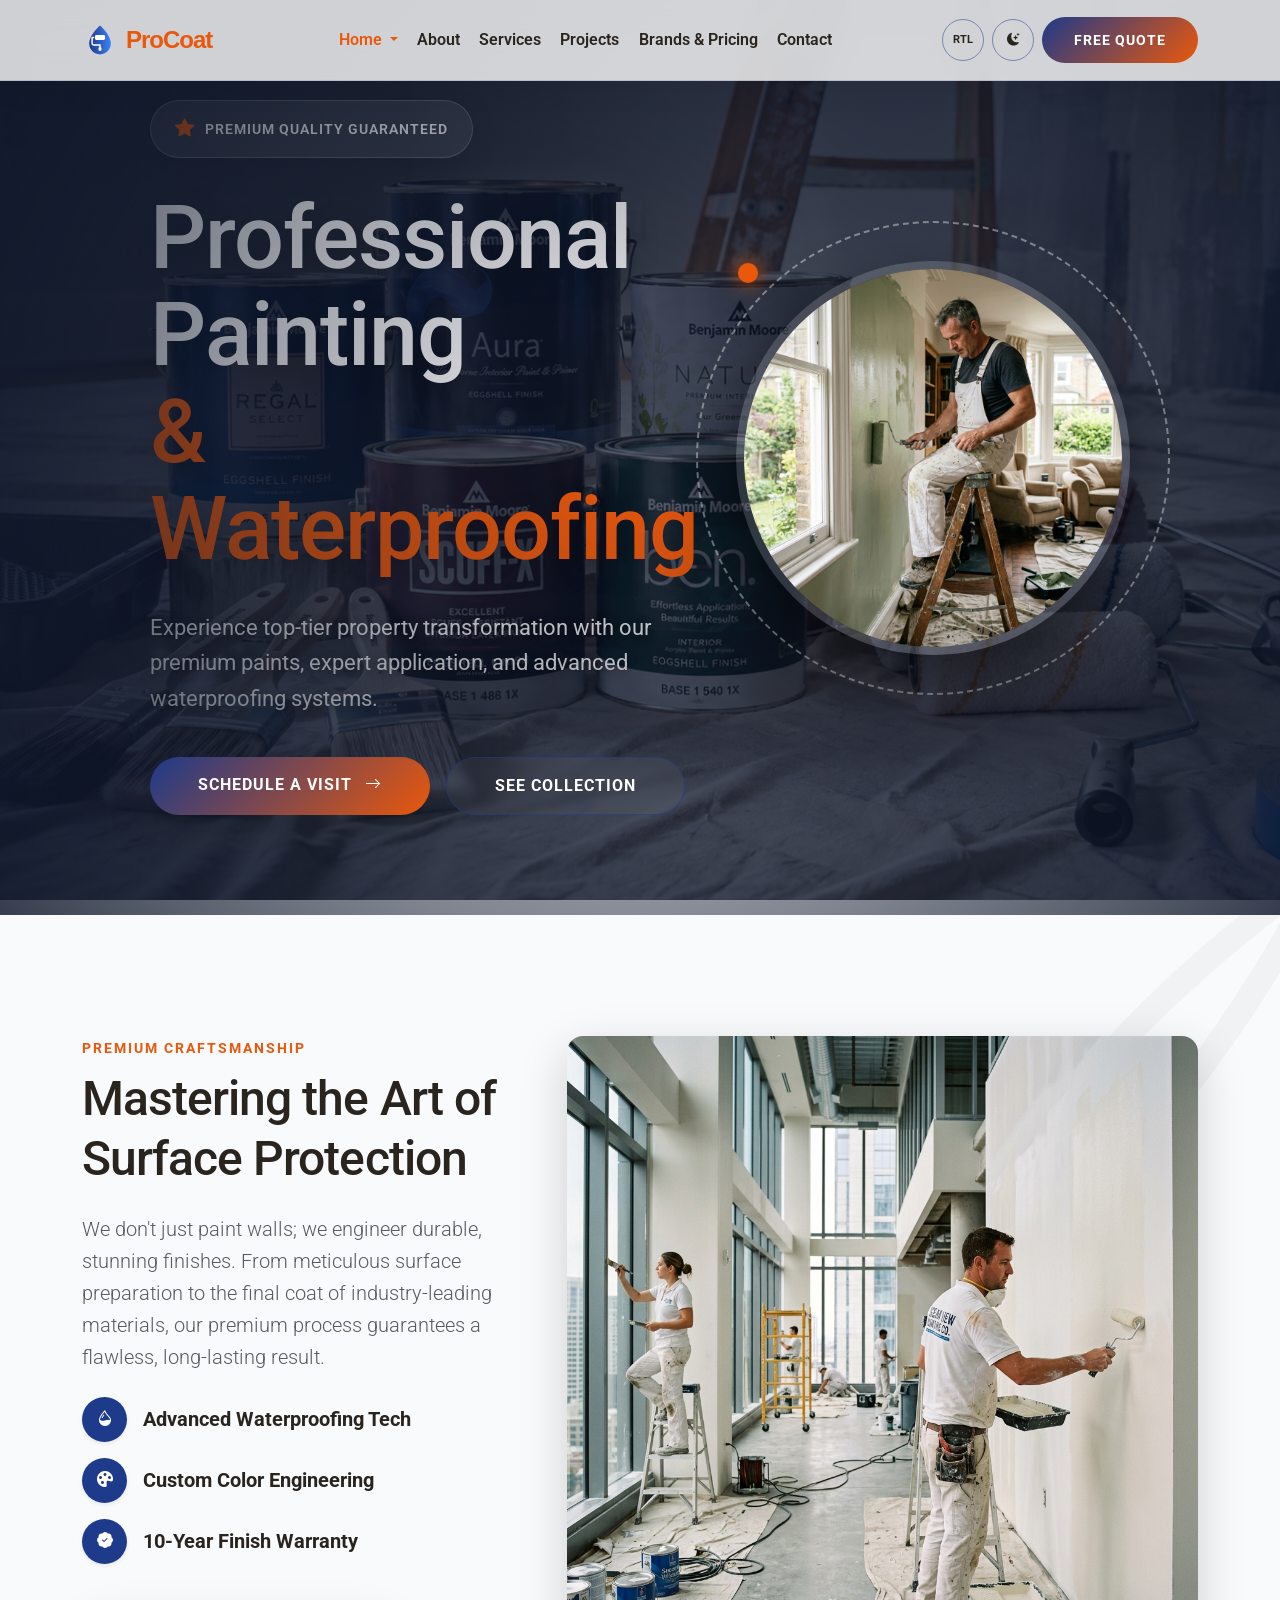
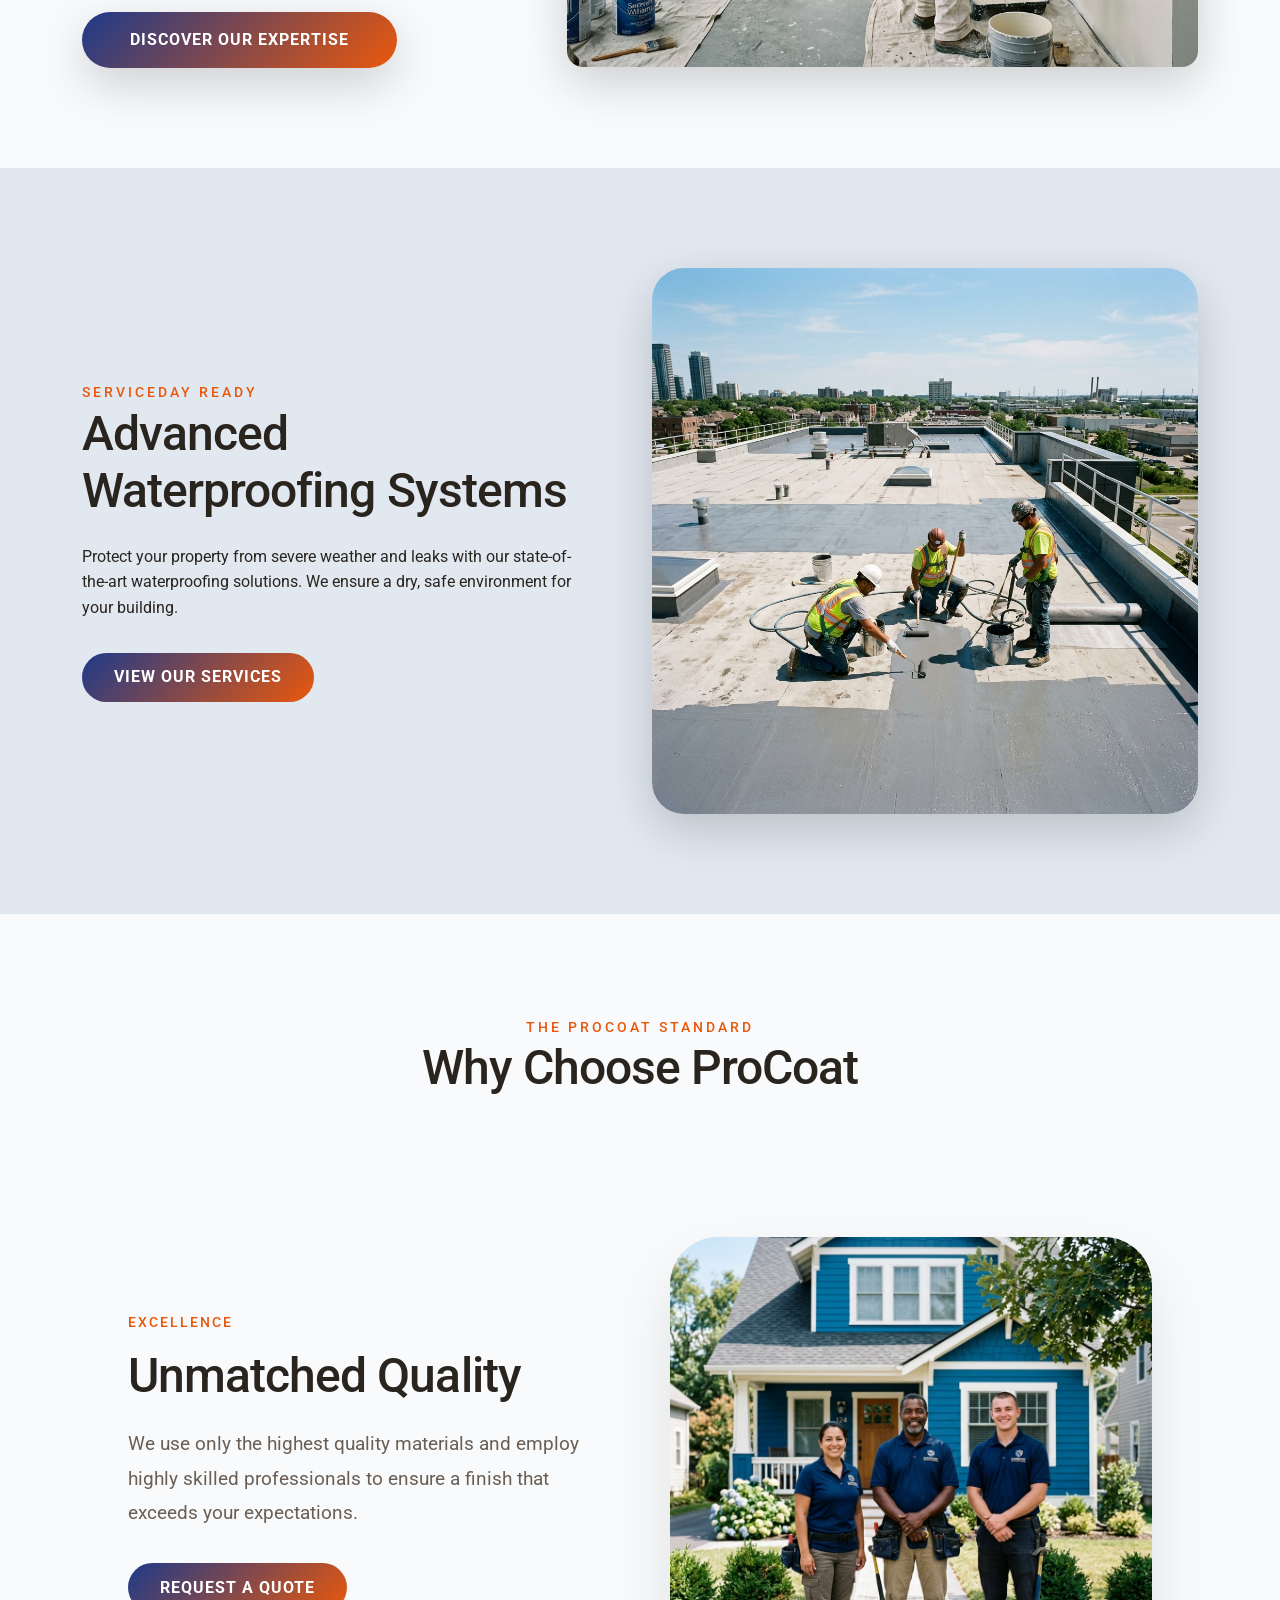
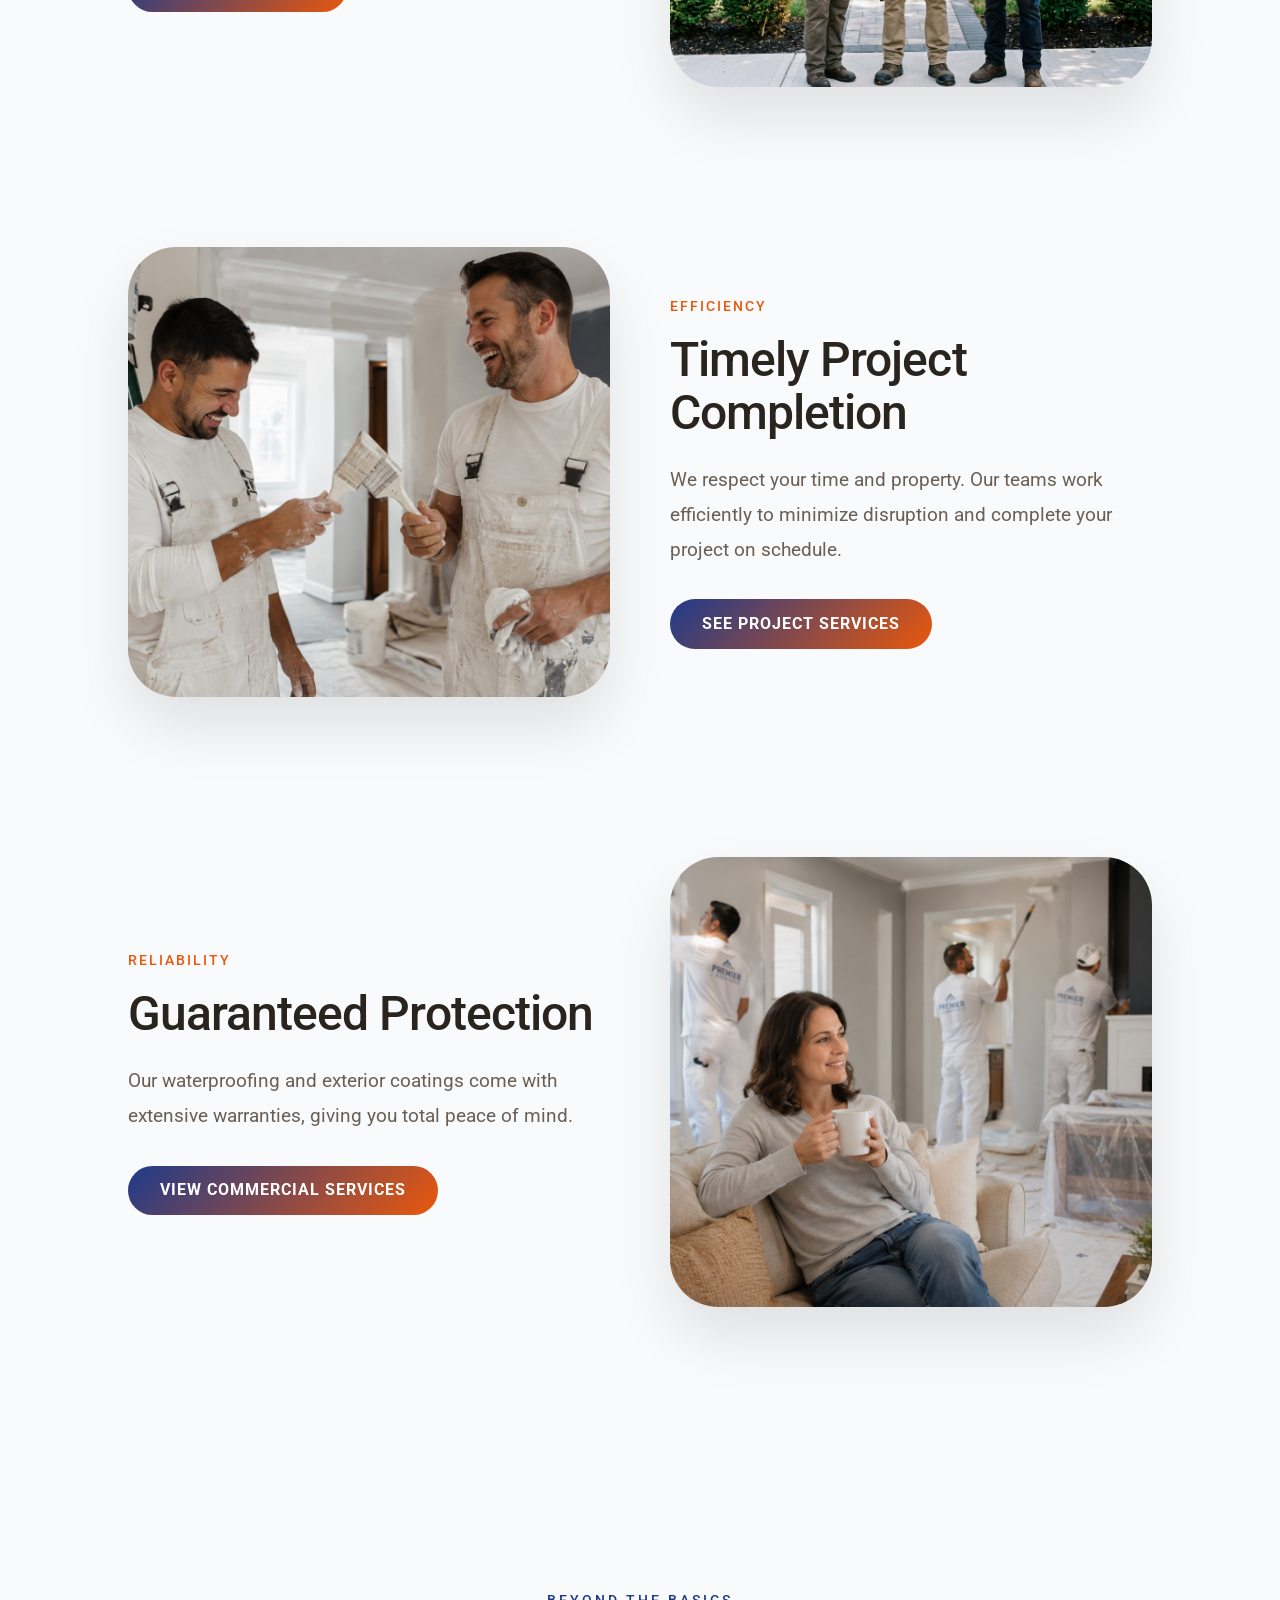
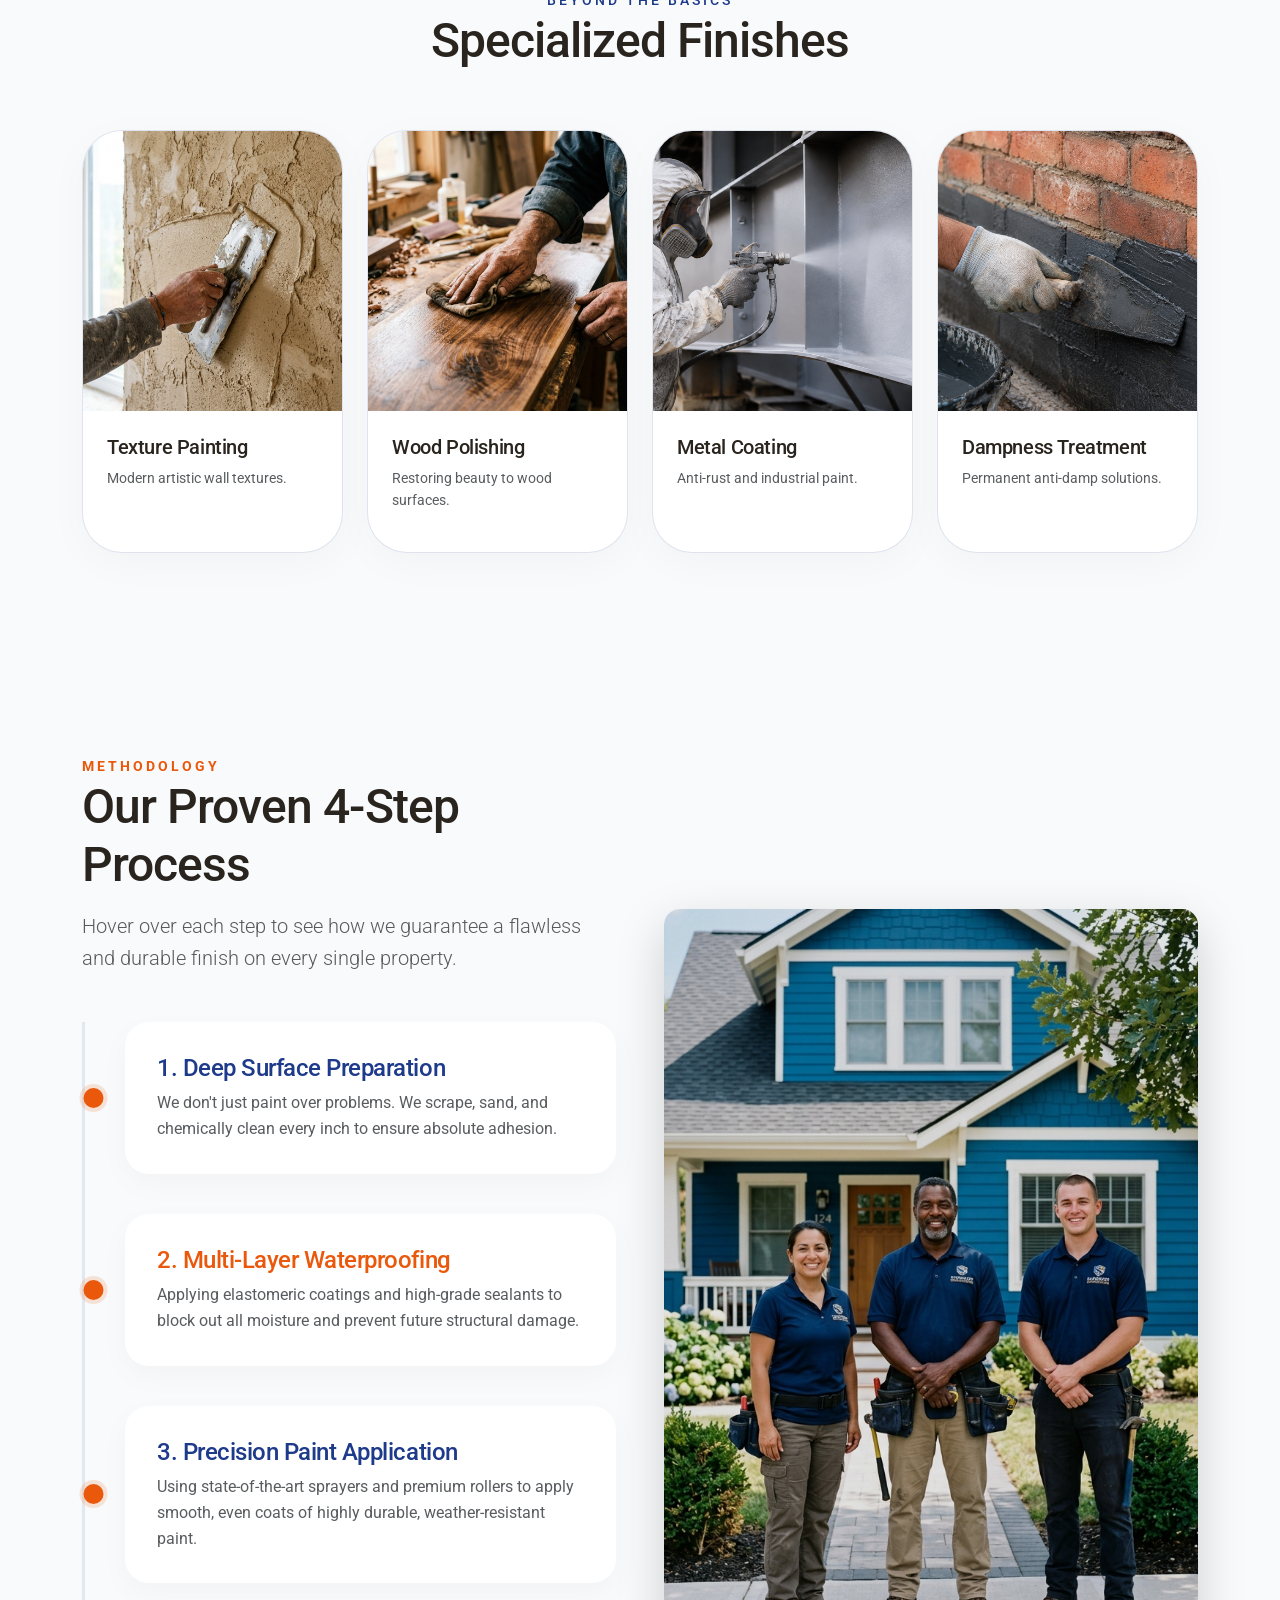
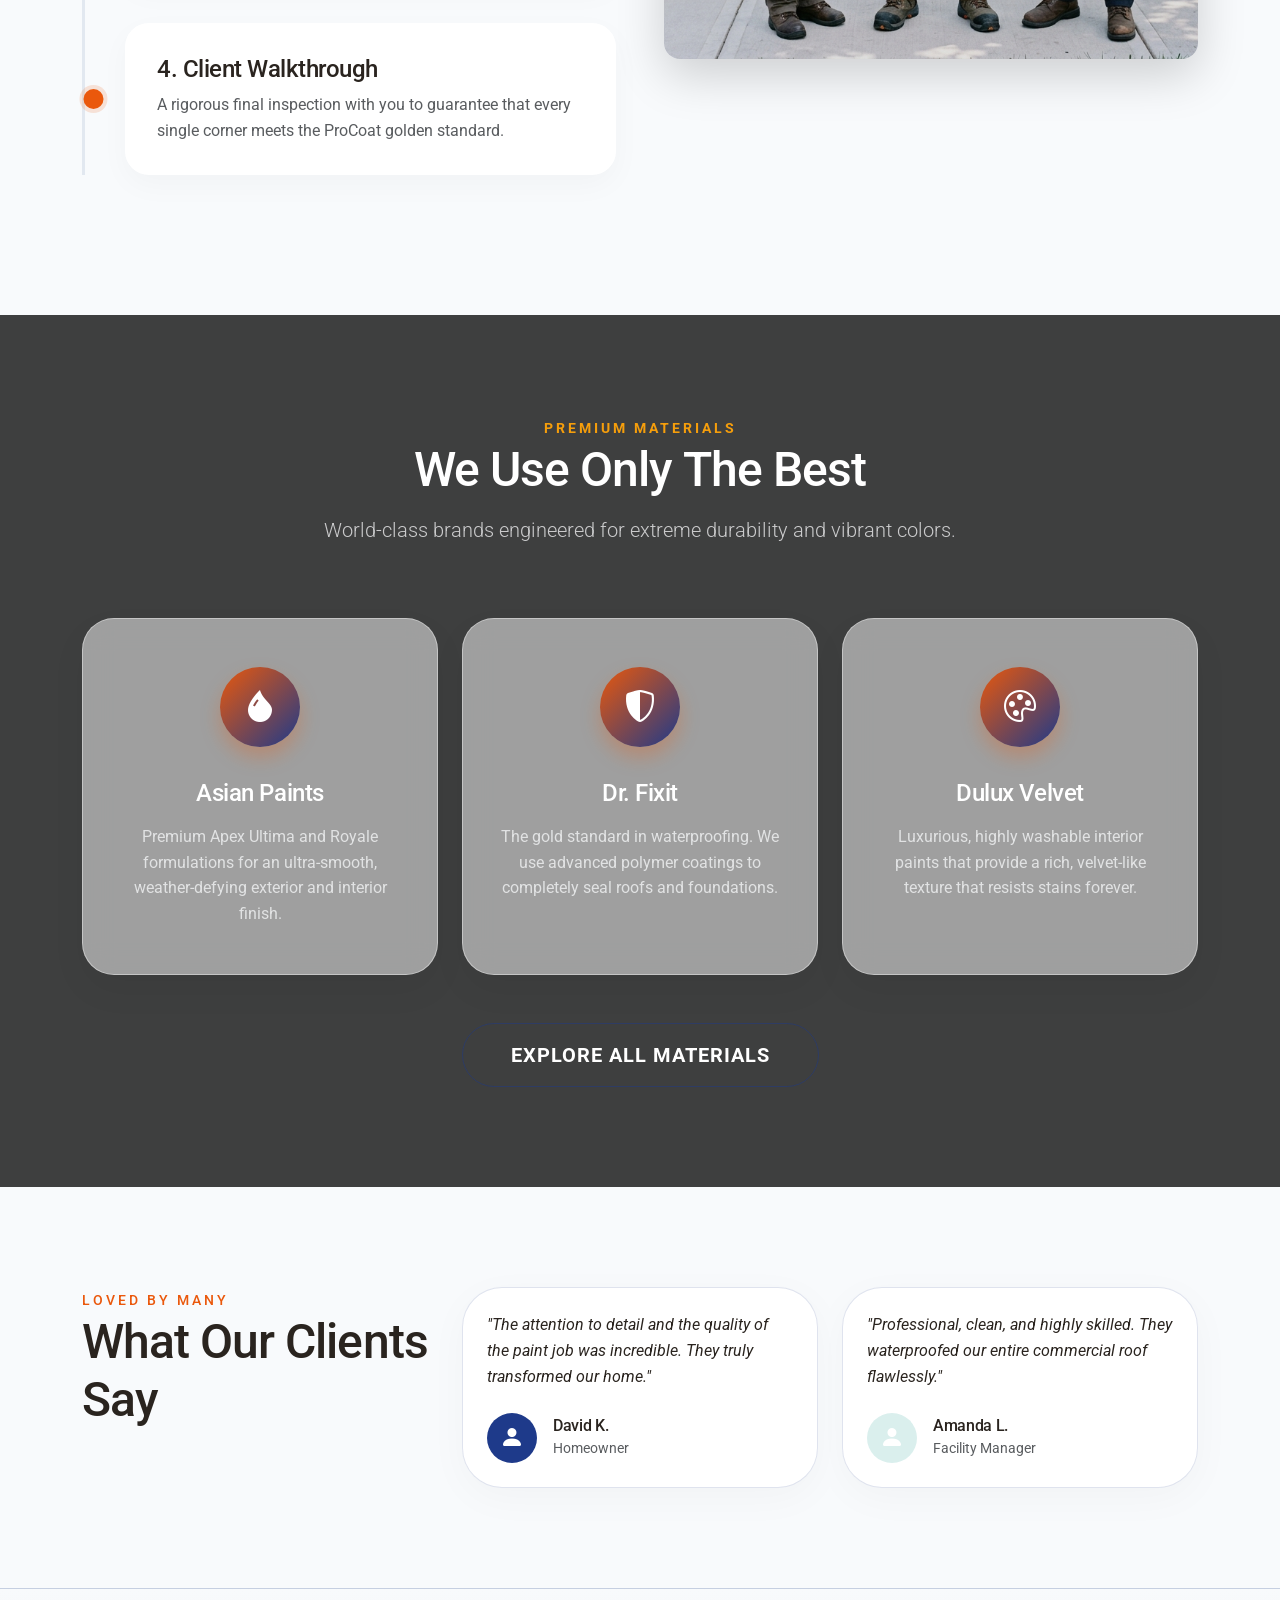
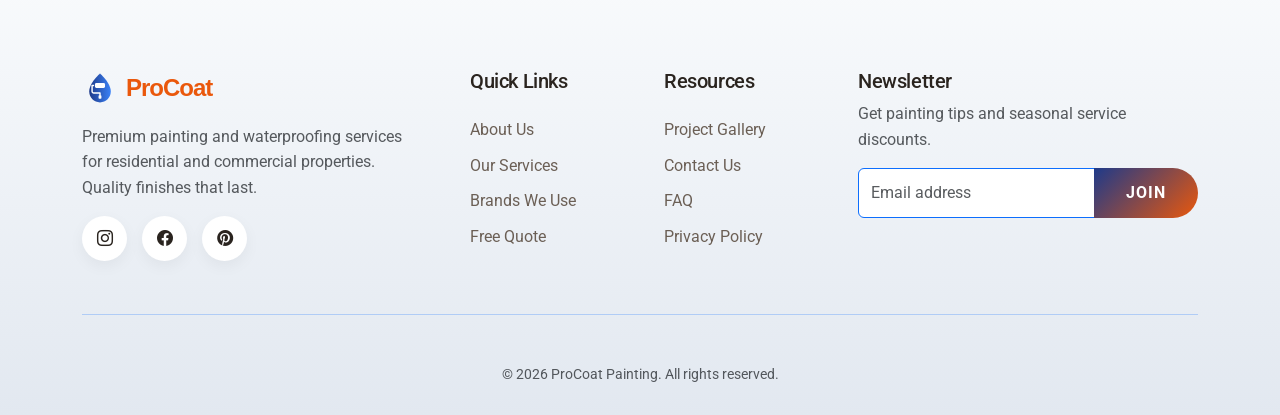
<file: home-2.html>
<!DOCTYPE html>
<html lang="en">
<head>
    <meta charset="UTF-8">
    <meta name="viewport" content="width=device-width, initial-scale=1.0">
    <title>ProCoat | Project Experience & Social Services</title>
    <link rel="icon" href="assets/images/favicon.svg" type="image/svg+xml">
    
    <!-- Bootstrap 5 CDN -->
    <link href="https://cdn.jsdelivr.net/npm/bootstrap@5.3.0/dist/css/bootstrap.min.css" rel="stylesheet">
    <!-- Bootstrap Icons -->
    <link rel="stylesheet" href="https://cdn.jsdelivr.net/npm/bootstrap-icons@1.11.0/font/bootstrap-icons.css">
    
    <!-- Custom CSS -->
    <link rel="stylesheet" href="assets/css/style.css">
    <link rel="stylesheet" href="assets/css/dark-mode.css">
    <link rel="stylesheet" href="assets/css/rtl.css">
    
    <style>
        .hero-2 {
            min-height: 100vh;
            display: flex;
            align-items: center;
            padding: 100px 8%;
            background: linear-gradient(135deg, rgba(15, 23, 42, 0.95) 0%, rgba(15, 23, 42, 0.4) 100%), url('assets/images/hero_services.png');
            background-size: cover;
            background-position: center;
            background-attachment: fixed;
            position: relative;
            overflow: hidden;
        }
        
        .hero-2::before {
            content: '';
            position: absolute;
            top: 0; left: 0; right: 0; bottom: 0;
            background: radial-gradient(circle at center, transparent 0%, #0f172a 120%);
            pointer-events: none;
            z-index: 1;
        }
        
        .hero-2 .hero-content {
            max-width: 800px;
            z-index: 2;
        }

        .hero-2 .hero-content h1 {
            font-size: 5.5rem;
            line-height: 1.1;
            margin-bottom: 2rem;
            color: #ffffff;
            -webkit-text-fill-color: initial;
            background: none;
            -webkit-background-clip: border-box;
            background-clip: border-box;
            font-weight: 800;
            text-shadow: 0 10px 30px rgba(0,0,0,0.3);
            letter-spacing: -1px;
        }

        .hero-2 .hero-content p {
            font-size: 1.4rem;
            color: rgba(255, 255, 255, 0.9);
            margin-bottom: 2.5rem;
            max-width: 650px;
            text-shadow: 0 2px 10px rgba(0,0,0,0.5);
            line-height: 1.6;
        }

        @media (max-width: 768px) {
            .hero-2 .hero-content h1 { font-size: 3.5rem; }
            .hero-2 { padding: 100px 5%; text-align: center; justify-content: center; }
            .hero-2 .hero-content p { margin-left: auto; margin-right: auto; }
            .hero-2 .d-flex { justify-content: center; }
        }
        
        .glass-badge {
            display: inline-flex;
            align-items: center;
            gap: 10px;
            background: rgba(255, 255, 255, 0.1);
            backdrop-filter: blur(10px);
            -webkit-backdrop-filter: blur(10px);
            border: 1px solid rgba(255, 255, 255, 0.2);
            color: white;
            padding: 0.8rem 1.5rem;
            border-radius: 50px;
            font-weight: 600;
            font-size: 0.9rem;
            letter-spacing: 1px;
            text-transform: uppercase;
            margin-bottom: 2rem;
            box-shadow: 0 10px 30px rgba(0,0,0,0.1);
            animation: float 4s ease-in-out infinite;
        }
        
        .glass-badge i { color: var(--sky-orange); font-size: 1.2rem; }
        
        .hero-graphic {
            position: relative;
            width: 100%;
            max-width: 450px;
            aspect-ratio: 1/1;
            margin: 0 auto;
            z-index: 2;
        }
        .hero-img-circle {
            width: 100%;
            height: 100%;
            border-radius: 50%;
            object-fit: cover;
            border: 8px solid rgba(255, 255, 255, 0.15);
            box-shadow: 0 30px 60px rgba(0,0,0,0.5);
            position: relative;
            z-index: 2;
        }
        .hero-circle-anim {
            position: absolute;
            top: -40px; left: -40px; right: -40px; bottom: -40px;
            border-radius: 50%;
            border: 2px dashed rgba(255, 255, 255, 0.4);
            animation: spin 30s linear infinite;
            z-index: 1;
        }
        .hero-circle-anim::before {
            content: '';
            position: absolute;
            top: 40px; left: 40px;
            width: 20px; height: 20px;
            background: var(--sky-orange);
            border-radius: 50%;
            box-shadow: 0 0 20px var(--sky-orange);
        }
        @keyframes spin {
            100% { transform: rotate(360deg); }
        }

        @keyframes float {
            0%, 100% { transform: translateY(0); }
            50% { transform: translateY(-15px); }
        }

        .showcase-card {
            border-radius: 3rem;
            border: none;
            overflow: hidden;
            height: 400px;
            position: relative;
            transition: var(--transition);
        }

        .showcase-card img {
            width: 100%;
            height: 100%;
            object-fit: cover;
            transition: var(--transition);
        }

        .showcase-overlay {
            position: absolute;
            bottom: 0;
            left: 0;
            right: 0;
            padding: 2rem;
            background: linear-gradient(transparent, rgba(0,0,0,0.8));
            color: white;
            transform: translateY(20px);
            opacity: 0;
            transition: var(--transition);
        }

        .showcase-card:hover .showcase-overlay {
            transform: translateY(0);
            opacity: 1;
        }

        .showcase-card:hover img {
            transform: scale(1.1);
        }

        /* Giant Services Section - Full Width & Animation */
        .giant-card {
            padding: 0 !important;
            background: var(--card-bg) !important;
            border: 1px solid var(--border-color) !important;
            transition: all 0.4s cubic-bezier(0.175, 0.885, 0.32, 1.275) !important;
            opacity: 0; /* For reveal animation */
        }

        .giant-card.revealed {
            animation: fadeInUp 0.8s ease-out forwards;
        }

        .giant-card .img-wrapper {
            height: 280px;
            border-radius: 0;
            margin-bottom: 0;
        }

        .giant-card .card-content {
            padding: 1.5rem;
        }

        .giant-card:hover {
            transform: translateY(-15px) scale(1.02);
            border-color: rgba(30, 58, 138, 0.55) !important;
            box-shadow: 0 20px 40px rgba(30, 58, 138, 0.15) !important;
        }

        .giant-card:hover .img-wrapper img {
            transform: scale(1.1);
        }

        @keyframes fadeInUp {
            from { opacity: 0; transform: translateY(40px); }
            to { opacity: 1; transform: translateY(0); }
        }

        /* Alternating Feature Section */
        .feature-block {
            padding: 80px 10%; /* 10% alignment */
            display: flex;
            align-items: center;
            gap: 60px;
            min-height: 500px;
        }

        .feature-block:nth-child(even) {
            flex-direction: row-reverse;
        }

        .feature-image-side {
            flex: 1;
            height: 450px;
            border-radius: 3rem;
            overflow: hidden;
            box-shadow: 0 30px 60px rgba(0,0,0,0.1);
        }

        .feature-image-side img {
            width: 100%;
            height: 100%;
            object-fit: cover;
            transition: transform 0.8s ease;
        }

        .feature-block:hover .feature-image-side img {
            transform: scale(1.05);
        }

        .feature-text-side {
            flex: 1;
        }

        .feature-tag {
            color: var(--sky-orange);
            font-weight: 500;
            text-transform: uppercase;
            letter-spacing: 2px;
            font-size: 0.9rem;
            margin-bottom: 1rem;
            display: block;
        }

        .feature-title {
            font-size: 3rem;
            margin-bottom: 1.5rem;
            line-height: 1.1;
        }

        .feature-desc {
            font-size: 1.2rem;
            color: var(--text-muted);
            line-height: 1.8;
            margin-bottom: 2rem;
        }

        @media (max-width: 991px) {
            .feature-block, .feature-block:nth-child(even) {
                flex-direction: column;
                padding: 60px 5%;
                gap: 30px;
                text-align: center;
            }
            .feature-image-side {
                width: 100%;
                height: 350px;
            }
            .feature-title {
                font-size: 2.2rem;
            }
        }
    </style>
</head>
<body data-theme="light">

    <!-- Navbar -->
    <nav class="navbar navbar-expand-xl navbar-custom">
        <div class="container">
            <a class="navbar-brand d-flex align-items-center gap-2" href="index.html" style="text-decoration: none;">
                <svg width="36" height="36" viewBox="0 0 50 50" fill="none" xmlns="http://www.w3.org/2000/svg">
                    <path d="M25 5C25 5 10 18 10 30C10 38.284 16.716 45 25 45C33.284 45 40 38.284 40 30C40 18 25 5 25 5Z" fill="url(#paint_nav)"/>
                    <rect x="18" y="18" width="14" height="7" rx="2" fill="white"/>
                    <path d="M16 21.5H14V30C14 31.105 14.895 32 16 32H25V35" stroke="white" stroke-width="2" stroke-linecap="round" stroke-linejoin="round" fill="none"/>
                    <rect x="23" y="35" width="4" height="5" rx="1" fill="white"/>
                    <defs>
                        <linearGradient id="paint_nav" x1="10" y1="25" x2="40" y2="25" gradientUnits="userSpaceOnUse">
                            <stop stop-color="#1E3A8A"/>
                            <stop offset="1" stop-color="#3B82F6"/>
                        </linearGradient>
                    </defs>
                </svg>
                <span class="fs-4 fw-bolder mb-0" style="color: #1E3A8A; letter-spacing: -1px; font-family: 'Inter', sans-serif;">Pro<span style="color: #3B82F6;">Coat</span></span>
            </a>
            <button class="navbar-toggler" type="button" data-bs-toggle="collapse" data-bs-target="#navbarNav">
                <span class="navbar-toggler-icon"></span>
            </button>
            <div class="collapse navbar-collapse" id="navbarNav">
                                <ul class="navbar-nav mx-auto">
                    <li class="nav-item dropdown">
                        <a class="nav-link dropdown-toggle active" href="#" id="homeDropdown" role="button" data-bs-toggle="dropdown" aria-expanded="false">
                            Home
                        </a>
                        <ul class="dropdown-menu" aria-labelledby="homeDropdown">
                            <li><a class="dropdown-item" href="index.html">Home 1</a></li>
                            <li><a class="dropdown-item active" href="home-2.html">Home 2</a></li>
                        </ul>
                    </li>
                    <li class="nav-item"><a class="nav-link" href="about.html">About</a></li>
                    <li class="nav-item"><a class="nav-link" href="services.html">Services</a></li>
                    <li class="nav-item"><a class="nav-link" href="gallery.html">Projects</a></li>
                    <li class="nav-item"><a class="nav-link" href="pricing.html">Brands & Pricing</a></li>
                    <li class="nav-item"><a class="nav-link" href="contact.html">Contact</a></li>
                    <li class="nav-item d-lg-none mt-2">
                        <div class="d-flex gap-2 px-2 pb-2">
                            <button class="btn btn-project btn-primary-fest btn-sm flex-fill" onclick="location.href='quote.html'">Free Quote</button>
                        </div>
                    </li>
                </ul>
                <div class="d-flex align-items-center gap-2">
                    <button id="rtl-toggle" class="btn btn-outline-fest nav-icon-btn btn-sm fw-bold" style="font-size: 0.7rem; padding: 0.25rem 0.5rem;">RTL</button>
                    <button id="theme-toggle" class="btn btn-outline-fest nav-icon-btn btn-sm" style="padding: 0.25rem 0.5rem;"><i class="bi bi-moon-stars-fill" style="font-size: 0.8rem;"></i></button>
                    <button class="btn btn-project btn-primary-fest btn-sm d-none d-lg-block" onclick="location.href='quote.html'">Free Quote</button>
                </div>
            </div>
        </div>
    </nav>

    <!-- Hero Section 2 -->
    <header class="hero-2">
        <div class="container-fluid px-lg-5">
            <div class="row align-items-center">
                <div class="col-lg-7">
                    <div class="hero-content text-center text-lg-start">
                        <div class="glass-badge">
                            <i class="bi bi-star-fill"></i> Premium Quality Guaranteed
                        </div>
                        <h1>Professional Painting <br><span style="color: var(--sky-orange);">& Waterproofing</span></h1>
                        <p>Experience top-tier property transformation with our premium paints, expert application, and advanced waterproofing systems.</p>
                        <div class="d-grid gap-3 d-sm-flex justify-content-sm-center justify-content-lg-start mt-4">
                            <a href="quote.html" class="btn btn-project btn-primary-fest rounded-pill px-4 px-md-5 py-3 fs-6 fs-md-5 shadow-lg text-nowrap">Schedule a Visit <i class="bi bi-arrow-right ms-2"></i></a>
                            <a href="services.html" class="btn btn-project btn-outline-fest rounded-pill px-4 px-md-5 py-3 fs-6 fs-md-5 text-nowrap" style="color: white; border-color: rgba(255,255,255,0.3); background: rgba(255,255,255,0.05); backdrop-filter: blur(5px);">See Collection</a>
                        </div>
                    </div>
                </div>
                <div class="col-lg-5 d-none d-lg-block">
                    <div class="hero-graphic">
                        <div class="hero-circle-anim"></div>
                        <img src="assets/images/painter_interior.png" alt="Premium Painting" class="hero-img-circle">
                    </div>
                </div>
            </div>
        </div>
    </header>

    <!-- Premium Signature Finishes Section -->
    <section class="section-padding position-relative" style="background: var(--main-bg); overflow: hidden;">
        <!-- Premium Background Elements -->
        <div class="position-absolute top-0 end-0 p-5" style="opacity: 0.03; font-size: 25rem; line-height: 1; transform: translate(20%, -20%); pointer-events: none;">
            <i class="bi bi-brush"></i>
        </div>
        <div class="container position-relative z-index-1">
            <div class="row align-items-center g-5">
                <div class="col-lg-5 text-center text-md-start">
                    <div class="section-title mb-4 text-start">
                        <span class="text-orange fw-bold text-uppercase" style="letter-spacing: 2px;">Premium Craftsmanship</span>
                        <h2 class="display-4 fw-bolder text-main lh-sm mt-2 mb-4">Mastering the Art of Surface Protection</h2>
                    </div>
                    <p class="lead text-muted mb-4 mx-auto mx-md-0" style="max-width: 600px;">
                        We don't just paint walls; we engineer durable, stunning finishes. From meticulous surface preparation to the final coat of industry-leading materials, our premium process guarantees a flawless, long-lasting result.
                    </p>
                    <ul class="list-unstyled mb-5 d-inline-block text-start mx-auto">
                        <li class="d-flex align-items-center mb-3">
                            <div class="icon-circle bg-primary text-white me-3 d-flex align-items-center justify-content-center shadow-sm" style="width: 45px; height: 45px; border-radius: 50%;">
                                <i class="bi bi-droplet-half"></i>
                            </div>
                            <span class="fw-bold fs-5 text-main">Advanced Waterproofing Tech</span>
                        </li>
                        <li class="d-flex align-items-center mb-3">
                            <div class="icon-circle bg-primary text-white me-3 d-flex align-items-center justify-content-center shadow-sm" style="width: 45px; height: 45px; border-radius: 50%;">
                                <i class="bi bi-palette-fill"></i>
                            </div>
                            <span class="fw-bold fs-5 text-main">Custom Color Engineering</span>
                        </li>
                        <li class="d-flex align-items-center">
                            <div class="icon-circle bg-primary text-white me-3 d-flex align-items-center justify-content-center shadow-sm" style="width: 45px; height: 45px; border-radius: 50%;">
                                <i class="bi bi-patch-check-fill"></i>
                            </div>
                            <span class="fw-bold fs-5 text-main">10-Year Finish Warranty</span>
                        </li>
                    </ul>
                    <div>
                        <a href="about.html" class="btn btn-project btn-primary-fest rounded-pill px-5 py-3 fs-6 shadow-lg">Discover Our Expertise</a>
                    </div>
                </div>
                
                <div class="col-lg-7">
                    <div class="text-center text-lg-end">
                        <img src="assets/images/commercial_painting.png" class="img-fluid rounded-4 shadow-lg" alt="Premium Painting">
                    </div>
                </div>
            </div>
        </div>
    </section>

    <!-- Section 2: Waterproofing Setup -->
    <section class="section-padding" style="background: var(--secondary-bg);">
        <div class="container">
            <div class="row align-items-center flex-lg-row-reverse">
                <div class="col-lg-6 text-center mb-4 mb-lg-0">
                    <img src="assets/images/roof_waterproofing.png" class="img-fluid rounded-5 shadow-lg mx-auto" alt="Waterproofing">
                </div>
                <div class="col-lg-6 pe-lg-5 text-center text-lg-start">
                    <div class="section-title text-center text-lg-start mb-4">
                        <span>Serviceday Ready</span>
                        <h2>Advanced Waterproofing Systems</h2>
                    </div>
                    <p>Protect your property from severe weather and leaks with our state-of-the-art waterproofing solutions. We ensure a dry, safe environment for your building.</p>
                    <a href="services.html" class="btn btn-project btn-secondary-fest text-white mt-3 mx-auto mx-lg-0">View Our Services</a>
                </div>
            </div>
        </div>
    </section>

    <section class="section-padding">
        <div class="container-fluid px-0">
            <div class="section-title">
                <span>The ProCoat Standard</span>
                <h2>Why Choose ProCoat</h2>
            </div>
            
            <!-- Feature 1: Connection -->
            <div class="feature-block">
                <div class="feature-image-side">
                    <img src="assets/images/happy_team.png" alt="Foster Connection">
                </div>
                <div class="feature-text-side">
                    <span class="feature-tag">Excellence</span>
                    <h3 class="feature-title">Unmatched Quality</h3>
                    <p class="feature-desc">We use only the highest quality materials and employ highly skilled professionals to ensure a finish that exceeds your expectations.</p>
                    <a href="quote.html" class="btn btn-project btn-primary-fest">Request a Quote</a>
                </div>
            </div>

            <!-- Feature 2: Rivalry -->
            <div class="feature-block">
                <div class="feature-image-side">
                    <img src="assets/images/culture_friendly.png" alt="Friendly Rivalry">
                </div>
                <div class="feature-text-side">
                    <span class="feature-tag">Efficiency</span>
                    <h3 class="feature-title">Timely Project Completion</h3>
                    <p class="feature-desc">We respect your time and property. Our teams work efficiently to minimize disruption and complete your project on schedule.</p>
                    <a href="services.html" class="btn btn-project btn-primary-fest">See Project Services</a>
                </div>
            </div>

            <!-- Feature 3: Relief -->
            <div class="feature-block">
                <div class="feature-image-side">
                    <img src="assets/images/culture_stress_relief.png" alt="Stress Relief">
                </div>
                <div class="feature-text-side">
                    <span class="feature-tag">Reliability</span>
                    <h3 class="feature-title">Guaranteed Protection</h3>
                    <p class="feature-desc">Our waterproofing and exterior coatings come with extensive warranties, giving you total peace of mind.</p>
                    <a href="pricing.html#premium-materials" class="btn btn-project btn-secondary-fest">View Commercial Services</a>
                </div>
            </div>
        </div>
    </section>

    <!-- Section 4: Giant Service Collection -->
    <section class="section-padding">
        <div class="container">
            <div class="section-title">
                <span class="text-primary">Beyond The Basics</span>
                <h2>Specialized Finishes</h2>
            </div>
            <div class="row g-4">
                <div class="col-lg-3 col-md-6">
                    <div class="service-card giant-card" style="animation-delay: 0.1s;">
                        <div class="img-wrapper">
                            <img src="assets/images/texture_painting.png" alt="Texture Painting">
                        </div>
                        <div class="card-content text-center text-lg-start">
                            <h5>Texture Painting</h5>
                            <p class="small text-muted">Modern artistic wall textures.</p>
                        </div>
                    </div>
                </div>
                <div class="col-lg-3 col-md-6">
                    <div class="service-card giant-card" style="animation-delay: 0.2s;">
                        <div class="img-wrapper">
                            <img src="assets/images/wood_polishing.png" alt="Wood Polishing">
                        </div>
                        <div class="card-content text-center text-lg-start">
                            <h5>Wood Polishing</h5>
                            <p class="small text-muted">Restoring beauty to wood surfaces.</p>
                        </div>
                    </div>
                </div>
                <div class="col-lg-3 col-md-6">
                    <div class="service-card giant-card" style="animation-delay: 0.3s;">
                        <div class="img-wrapper">
                            <img src="assets/images/service_metal_coating.png" alt="Metal Coating">
                        </div>
                        <div class="card-content text-center text-lg-start">
                            <h5>Metal Coating</h5>
                            <p class="small text-muted">Anti-rust and industrial paint.</p>
                        </div>
                    </div>
                </div>
                <div class="col-lg-3 col-md-6">
                    <div class="service-card giant-card" style="animation-delay: 0.4s;">
                        <div class="img-wrapper">
                            <img src="assets/images/service_dampness.png" alt="Dampness Treatment">
                        </div>
                        <div class="card-content text-center text-lg-start">
                            <h5>Dampness Treatment</h5>
                            <p class="small text-muted">Permanent anti-damp solutions.</p>
                        </div>
                    </div>
                </div>
            </div>
        </div>
    </section>

    
    <!-- Unique Section: Interactive Step-by-Step Methodology -->
    <section class="section-padding overflow-hidden">
        <div class="container">
            <div class="row align-items-center g-5">
                <div class="col-lg-6">
                    <div class="section-title text-start mb-5">
                        <span class="text-orange fw-bold text-uppercase tracking-wider">Methodology</span>
                        <h2 class="display-5 fw-bolder text-main">Our Proven 4-Step Process</h2>
                        <p class="text-muted lead mt-3">Hover over each step to see how we guarantee a flawless and durable finish on every single property.</p>
                    </div>
                    
                    <div class="process-timeline mt-5">
                        <!-- Step 1 -->
                        <div class="process-node">
                            <h4 class="fw-bold text-primary mb-2">1. Deep Surface Preparation</h4>
                            <p class="text-muted mb-0">We don't just paint over problems. We scrape, sand, and chemically clean every inch to ensure absolute adhesion.</p>
                        </div>
                        <!-- Step 2 -->
                        <div class="process-node">
                            <h4 class="fw-bold text-orange mb-2">2. Multi-Layer Waterproofing</h4>
                            <p class="text-muted mb-0">Applying elastomeric coatings and high-grade sealants to block out all moisture and prevent future structural damage.</p>
                        </div>
                        <!-- Step 3 -->
                        <div class="process-node">
                            <h4 class="fw-bold text-info mb-2">3. Precision Paint Application</h4>
                            <p class="text-muted mb-0">Using state-of-the-art sprayers and premium rollers to apply smooth, even coats of highly durable, weather-resistant paint.</p>
                        </div>
                        <!-- Step 4 -->
                        <div class="process-node">
                            <h4 class="fw-bold text-main mb-2">4. Client Walkthrough</h4>
                            <p class="text-muted mb-0">A rigorous final inspection with you to guarantee that every single corner meets the ProCoat golden standard.</p>
                        </div>
                    </div>
                </div>
                <div class="col-lg-6 position-relative d-none d-lg-block">
                    <img src="assets/images/happy_team.png" class="img-fluid rounded-4 shadow-lg w-100" style="object-fit: cover; height: 750px; filter: brightness(0.9);" alt="Process In Action">
                </div>
            </div>
        </div>
    </section>

    <!-- Unique Section: Glassmorphism Materials Showcase -->
    <section class="section-padding position-relative" style="background: url('assets/images/hero_gallery.png') center/cover fixed;">
        <!-- Dark Overlay for Contrast -->
        <div class="position-absolute top-0 start-0 w-100 h-100" style="background: rgba(0, 0, 0, 0.75); z-index: 0;"></div>
        
        <div class="container position-relative z-index-1">
            <div class="section-title text-center text-white mb-5">
                <span class="text-warning fw-bold text-uppercase">Premium Materials</span>
                <h2 class="display-5 fw-bolder text-white">We Use Only The Best</h2>
                <p class="text-light lead mt-3 opacity-75">World-class brands engineered for extreme durability and vibrant colors.</p>
            </div>
            
            <div class="row g-4 mt-3">
                <div class="col-lg-4">
                    <div class="material-glass-card text-center h-100">
                        <div class="material-icon-wrap">
                            <i class="bi bi-droplet-fill"></i>
                        </div>
                        <h4 class="text-white fw-bold mb-3">Asian Paints</h4>
                        <p class="text-light opacity-75 mb-0">Premium Apex Ultima and Royale formulations for an ultra-smooth, weather-defying exterior and interior finish.</p>
                    </div>
                </div>
                <div class="col-lg-4">
                    <div class="material-glass-card text-center h-100">
                        <div class="material-icon-wrap">
                            <i class="bi bi-shield-shaded"></i>
                        </div>
                        <h4 class="text-white fw-bold mb-3">Dr. Fixit</h4>
                        <p class="text-light opacity-75 mb-0">The gold standard in waterproofing. We use advanced polymer coatings to completely seal roofs and foundations.</p>
                    </div>
                </div>
                <div class="col-lg-4">
                    <div class="material-glass-card text-center h-100">
                        <div class="material-icon-wrap">
                            <i class="bi bi-palette"></i>
                        </div>
                        <h4 class="text-white fw-bold mb-3">Dulux Velvet</h4>
                        <p class="text-light opacity-75 mb-0">Luxurious, highly washable interior paints that provide a rich, velvet-like texture that resists stains forever.</p>
                    </div>
                </div>
            </div>
            <div class="text-center mt-5">
                <a href="pricing.html#premium-materials" class="btn btn-project btn-outline-fest px-5 py-3 fs-5 rounded-pill text-white border-white">Explore All Materials</a>
            </div>
        </div>
    </section>

    <!-- Section 5: Social Property Testimonials -->
    <section class="section-padding">
        <div class="container">
            <div class="row align-items-center">
                <div class="col-lg-4 text-center text-lg-start mb-4 mb-lg-0">
                    <div class="section-title text-center text-lg-start">
                        <span>Loved by Many</span>
                        <h2>What Our Clients Say</h2>
                    </div>
                </div>
                <div class="col-lg-8">
                    <div class="row g-4">
                        <div class="col-md-6">
                            <div class="service-card h-100 text-center text-md-start d-flex flex-column align-items-center align-items-md-start">
                                <p class="fst-italic mb-4">"The attention to detail and the quality of the paint job was incredible. They truly transformed our home."</p>
                                <div class="d-flex align-items-center gap-3 mt-auto">
                                    <div class="rounded-circle bg-primary d-flex align-items-center justify-content-center" style="width: 50px; height: 50px;">
                                        <i class="bi bi-person-fill text-white fs-4"></i>
                                    </div>
                                    <div class="text-start">
                                        <h6 class="mb-0">David K.</h6>
                                        <small class="text-muted">Homeowner</small>
                                    </div>
                                </div>
                            </div>
                        </div>
                        <div class="col-md-6">
                            <div class="service-card h-100 text-center text-md-start d-flex flex-column align-items-center align-items-md-start">
                                <p class="fst-italic mb-4">"Professional, clean, and highly skilled. They waterproofed our entire commercial roof flawlessly."</p>
                                <div class="d-flex align-items-center gap-3 mt-auto">
                                    <div class="rounded-circle bg-info d-flex align-items-center justify-content-center" style="width: 50px; height: 50px;">
                                        <i class="bi bi-person-fill text-white fs-4"></i>
                                    </div>
                                    <div class="text-start">
                                        <h6 class="mb-0">Amanda L.</h6>
                                        <small class="text-muted">Facility Manager</small>
                                    </div>
                                </div>
                            </div>
                        </div>
                    </div>
                </div>
            </div>
        </div>
    </section>

    <!-- Footer (Same as index.html for consistency) -->
    <footer>
        <div class="container">
            <div class="row g-5">
                <div class="col-lg-4">
                    <a class="footer-logo d-flex align-items-center gap-2 mb-3" href="index.html" style="text-decoration: none;">
                        <svg width="36" height="36" viewBox="0 0 50 50" fill="none" xmlns="http://www.w3.org/2000/svg">
                            <path d="M25 5C25 5 10 18 10 30C10 38.284 16.716 45 25 45C33.284 45 40 38.284 40 30C40 18 25 5 25 5Z" fill="url(#paint_foot)"/>
                            <rect x="18" y="18" width="14" height="7" rx="2" fill="white"/>
                            <path d="M16 21.5H14V30C14 31.105 14.895 32 16 32H25V35" stroke="white" stroke-width="2" stroke-linecap="round" stroke-linejoin="round" fill="none"/>
                            <rect x="23" y="35" width="4" height="5" rx="1" fill="white"/>
                            <defs>
                                <linearGradient id="paint_foot" x1="10" y1="25" x2="40" y2="25" gradientUnits="userSpaceOnUse">
                                    <stop stop-color="#1E3A8A"/>
                                    <stop offset="1" stop-color="#3B82F6"/>
                                </linearGradient>
                            </defs>
                        </svg>
                        <span class="fs-4 fw-bolder mb-0" style="letter-spacing: -1px; font-family: 'Inter', sans-serif;">
                            <span class="text-dark">Pro</span><span style="color: #3B82F6;">Coat</span>
                        </span>
                    </a>
                    <p class="text-muted">Premium painting and waterproofing services for residential and commercial properties. Quality finishes that last.</p>
                    <div class="social-icons">
                        <a href="#" class="social-icon"><i class="bi bi-instagram"></i></a>
                        <a href="#" class="social-icon"><i class="bi bi-facebook"></i></a>
                        <a href="#" class="social-icon"><i class="bi bi-pinterest"></i></a>
                    </div>
                </div>
                <div class="col-lg-2 footer-links">
                    <h5>Quick Links</h5>
                    <ul>
                        <li><a href="about.html">About Us</a></li>
                        <li><a href="services.html">Our Services</a></li>
                        <li><a href="pricing.html#premium-materials">Brands We Use</a></li>
                        <li><a href="quote.html">Free Quote</a></li>
                    </ul>
                </div>
                <div class="col-lg-2 footer-links">
                    <h5>Resources</h5>
                    <ul>
                        <li><a href="gallery.html">Project Gallery</a></li>
                        <li><a href="contact.html">Contact Us</a></li>
                        <li><a href="#">FAQ</a></li>
                        <li><a href="#">Privacy Policy</a></li>
                    </ul>
                </div>
                <div class="col-lg-4">
                    <h5>Newsletter</h5>
                    <p class="text-muted">Get painting tips and seasonal service discounts.</p>
                    <div class="input-group mb-3">
                        <input type="text" class="form-control rounded-pill-start border-primary" placeholder="Email address">
                        <button class="btn btn-project btn-primary-fest rounded-pill-end" type="button">Join</button>
                    </div>
                </div>
            </div>
            <hr class="my-5 border-primary opacity-25">
            <div class="text-center text-muted small">
                &copy; 2026 ProCoat Painting. All rights reserved.
            </div>
        </div>
    </footer>

    <!-- Bootstrap JS -->
    <script src="https://cdn.jsdelivr.net/npm/bootstrap@5.3.0/dist/js/bootstrap.bundle.min.js"></script>
    <!-- Custom JS -->
    <script src="assets/js/main.js"></script>
</body>
</html>
</file>
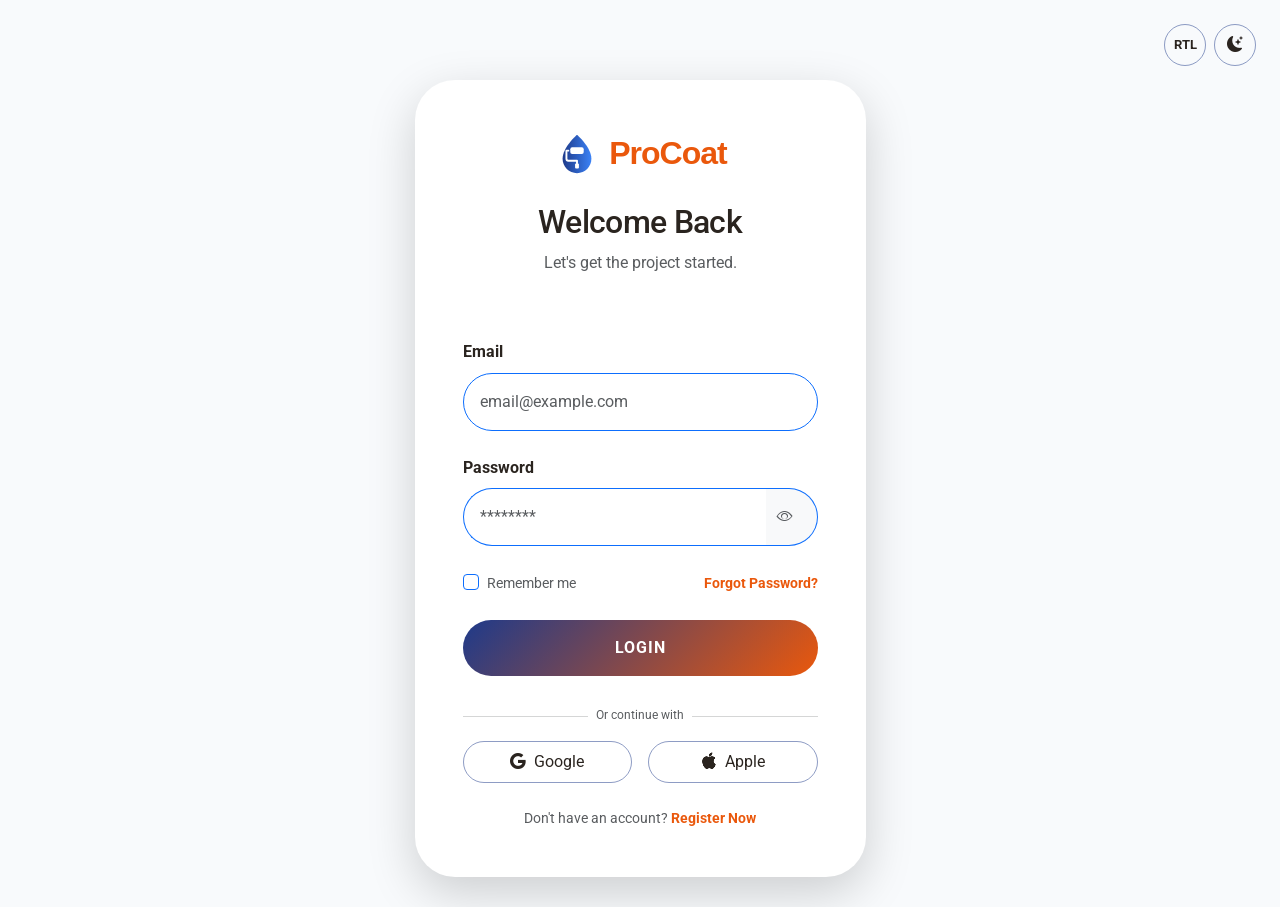
<file: login.html>
<!DOCTYPE html>
<html lang="en">
<head>
    <meta charset="UTF-8">
    <meta name="viewport" content="width=device-width, initial-scale=1.0">
    <title>Login | ProCoat Painting</title>
    <link rel="icon" href="assets/images/favicon.svg" type="image/svg+xml">
    <link href="https://cdn.jsdelivr.net/npm/bootstrap@5.3.0/dist/css/bootstrap.min.css" rel="stylesheet">
    <link rel="stylesheet" href="https://cdn.jsdelivr.net/npm/bootstrap-icons@1.11.0/font/bootstrap-icons.css">
    <link rel="stylesheet" href="assets/css/style.css">
    <link rel="stylesheet" href="assets/css/dark-mode.css">
    <link rel="stylesheet" href="assets/css/rtl.css">
    <style>
        body {
            background: var(--primary-bg);
            min-height: 100vh;
            display: flex;
            flex-direction: column;
            align-items: center;
            justify-content: center;
            padding: 80px 15px 30px;
        }
    </style>
</head>
<body>
    <div class="position-absolute top-0 end-0 p-3 p-md-4 d-flex gap-2 z-3">
        <button id="rtl-toggle" class="btn btn-outline-fest nav-icon-btn fw-bold" style="font-size: 0.8rem;">RTL</button>
        <button id="theme-toggle" class="btn btn-outline-fest nav-icon-btn"><i class="bi bi-moon-stars-fill"></i></button>
    </div>
    <div class="container">
        <div class="row justify-content-center">
            <div class="col-lg-5 col-md-8">
                <div class="service-card p-3 p-md-5 shadow-lg border-0" style="background: var(--card-bg);">
                    <div class="text-center mb-5">
                        <a class="navbar-brand d-flex align-items-center justify-content-center gap-2 mb-4" href="index.html" style="text-decoration: none;">
                            <svg width="48" height="48" viewBox="0 0 50 50" fill="none" xmlns="http://www.w3.org/2000/svg">
                                <path d="M25 5C25 5 10 18 10 30C10 38.284 16.716 45 25 45C33.284 45 40 38.284 40 30C40 18 25 5 25 5Z" fill="url(#paint_login)"/>
                                <rect x="18" y="18" width="14" height="7" rx="2" fill="white"/>
                                <path d="M16 21.5H14V30C14 31.105 14.895 32 16 32H25V35" stroke="white" stroke-width="2" stroke-linecap="round" stroke-linejoin="round" fill="none"/>
                                <rect x="23" y="35" width="4" height="5" rx="1" fill="white"/>
                                <defs>
                                    <linearGradient id="paint_login" x1="10" y1="25" x2="40" y2="25" gradientUnits="userSpaceOnUse">
                                        <stop stop-color="#1E3A8A"/>
                                        <stop offset="1" stop-color="#3B82F6"/>
                                    </linearGradient>
                                </defs>
                            </svg>
                            <span class="fs-2 fw-bolder mb-0" style="color: #1E3A8A; letter-spacing: -1px; font-family: 'Inter', sans-serif;">Pro<span style="color: #3B82F6;">Coat</span></span>
                        </a>
                        <h2 class="fw-bold">Welcome Back</h2>
                        <p class="text-muted">Let's get the project started.</p>
                    </div>
                    <form>
                        <div class="mb-4">
                            <label class="form-label fw-bold">Email</label>
                            <input type="email" class="form-control rounded-pill p-3 border-primary" placeholder="email@example.com">
                        </div>
                        <div class="mb-4">
                            <label class="form-label fw-bold">Password</label>
                            <div class="input-group">
                                <input type="password" class="form-control rounded-start-pill p-3 border-primary border-end-0" placeholder="********" id="loginPassword">
                                <span class="input-group-text bg-transpahire border-primary border-start-0 rounded-end-pill pe-4" style="cursor: pointer;" onclick="const input = document.getElementById('loginPassword'); const icon = this.querySelector('i'); if(input.type === 'password') { input.type = 'text'; icon.classList.replace('bi-eye', 'bi-eye-slash'); } else { input.type = 'password'; icon.classList.replace('bi-eye-slash', 'bi-eye'); }">
                                    <i class="bi bi-eye text-muted"></i>
                                </span>
                            </div>
                        </div>
                        <div class="d-flex justify-content-between align-items-center mb-4 flex-nowrap">
                            <div class="form-check mb-0">
                                <input class="form-check-input border-primary" type="checkbox" id="rememberMe">
                                <label class="form-check-label text-muted small text-nowrap" for="rememberMe">Remember me</label>
                            </div>
                            <a href="#" class="small fw-bold hover-highlight text-nowrap ms-2">Forgot Password?</a>
                        </div>
                        <button type="submit" class="btn btn-project btn-primary-fest w-100 py-3 mb-4">Login</button>
                        
                        <div class="position-relative mb-4 text-center">
                            <hr class="text-muted opacity-25">
                            <span class="position-absolute top-50 start-50 translate-middle px-2 text-muted small text-nowrap" style="background: var(--card-bg); font-size: 0.75rem;">Or continue with</span>
                        </div>

                        <div class="row g-3 mb-4">
                            <div class="col-6">
                                <button type="button" class="btn btn-outline-fest w-100 py-2 d-flex align-items-center justify-content-center gap-2">
                                    <i class="bi bi-google"></i> Google
                                </button>
                            </div>
                            <div class="col-6">
                                <button type="button" class="btn btn-outline-fest w-100 py-2 d-flex align-items-center justify-content-center gap-2">
                                    <i class="bi bi-apple"></i> Apple
                                </button>
                            </div>
                        </div>

                        <div class="text-center">
                            <p class="small text-muted mb-0">Don't have an account? <a href="register.html" class="fw-bold hover-highlight">Register Now</a></p>
                        </div>
                    </form>
                </div>
            </div>
        </div>
    </div>
    <script src="https://cdn.jsdelivr.net/npm/bootstrap@5.3.0/dist/js/bootstrap.bundle.min.js"></script>
    <script src="assets/js/main.js"></script>
</body>
</html>
</file>
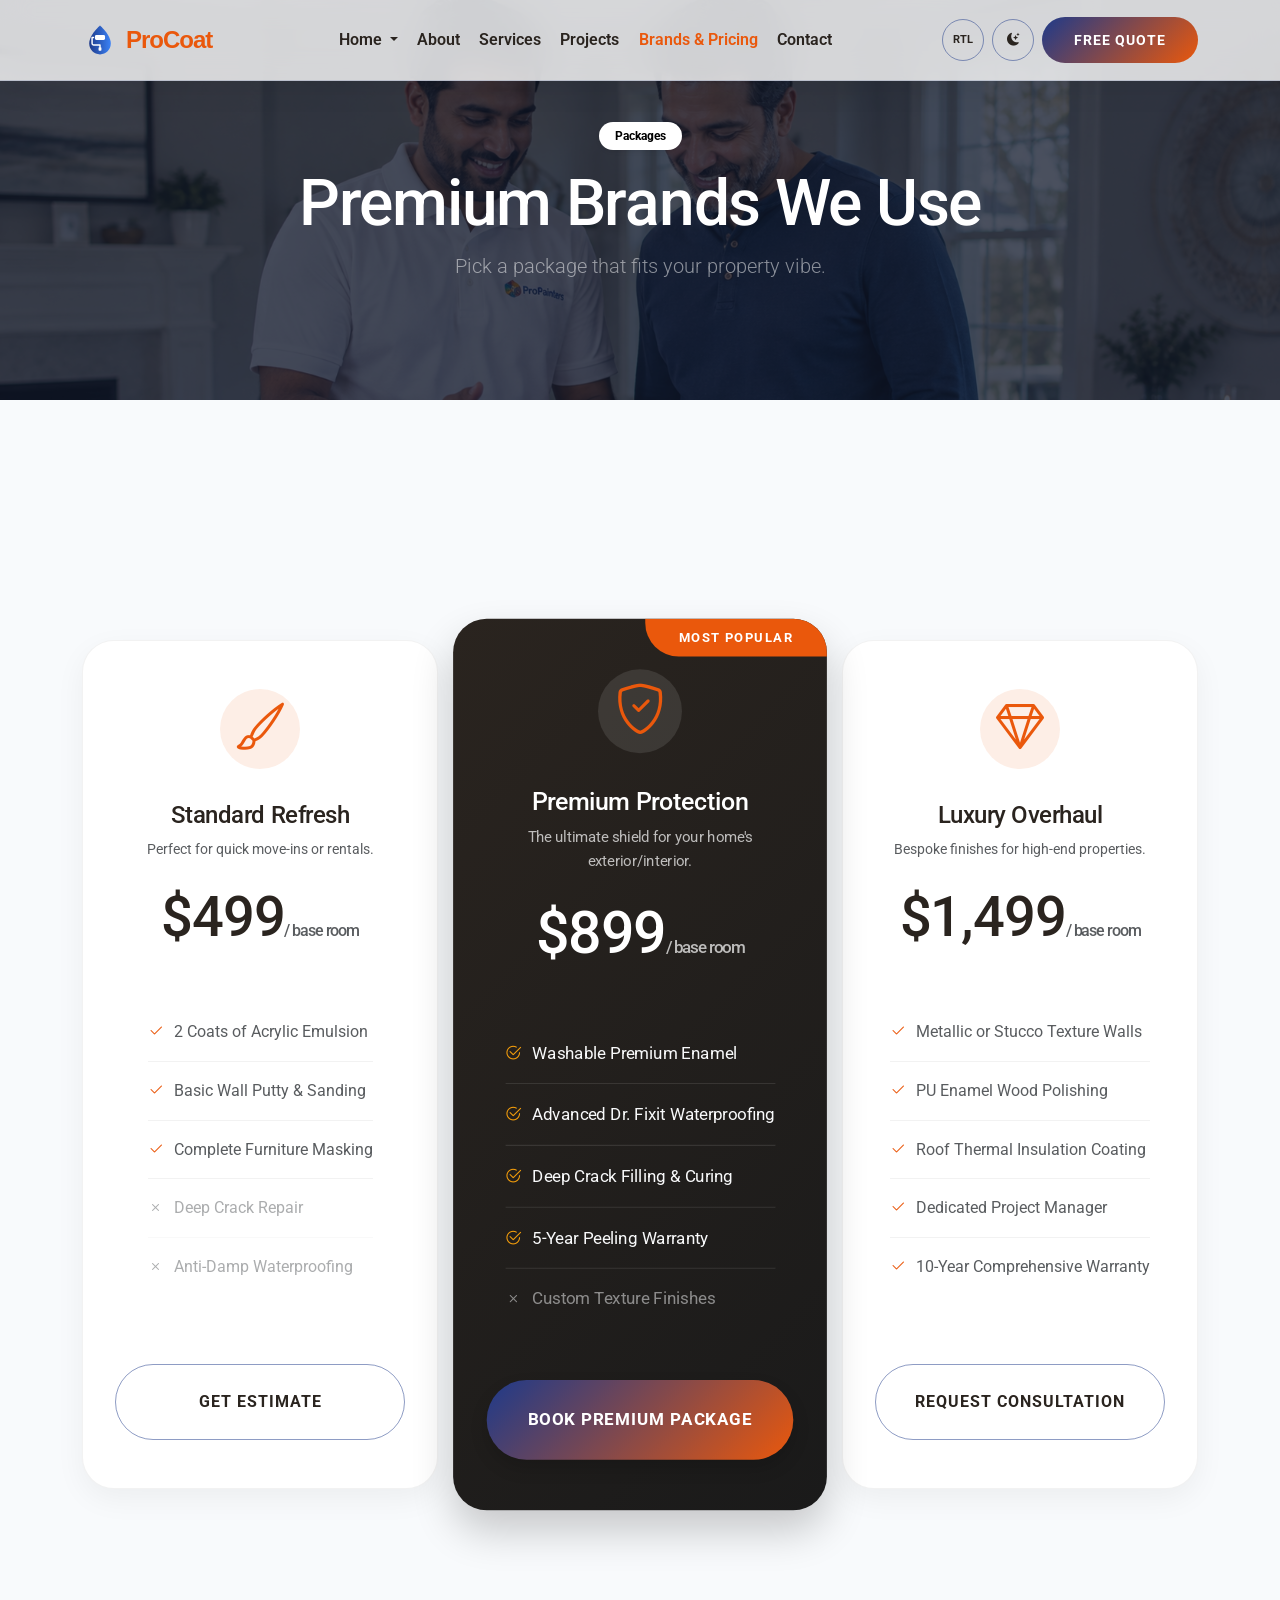
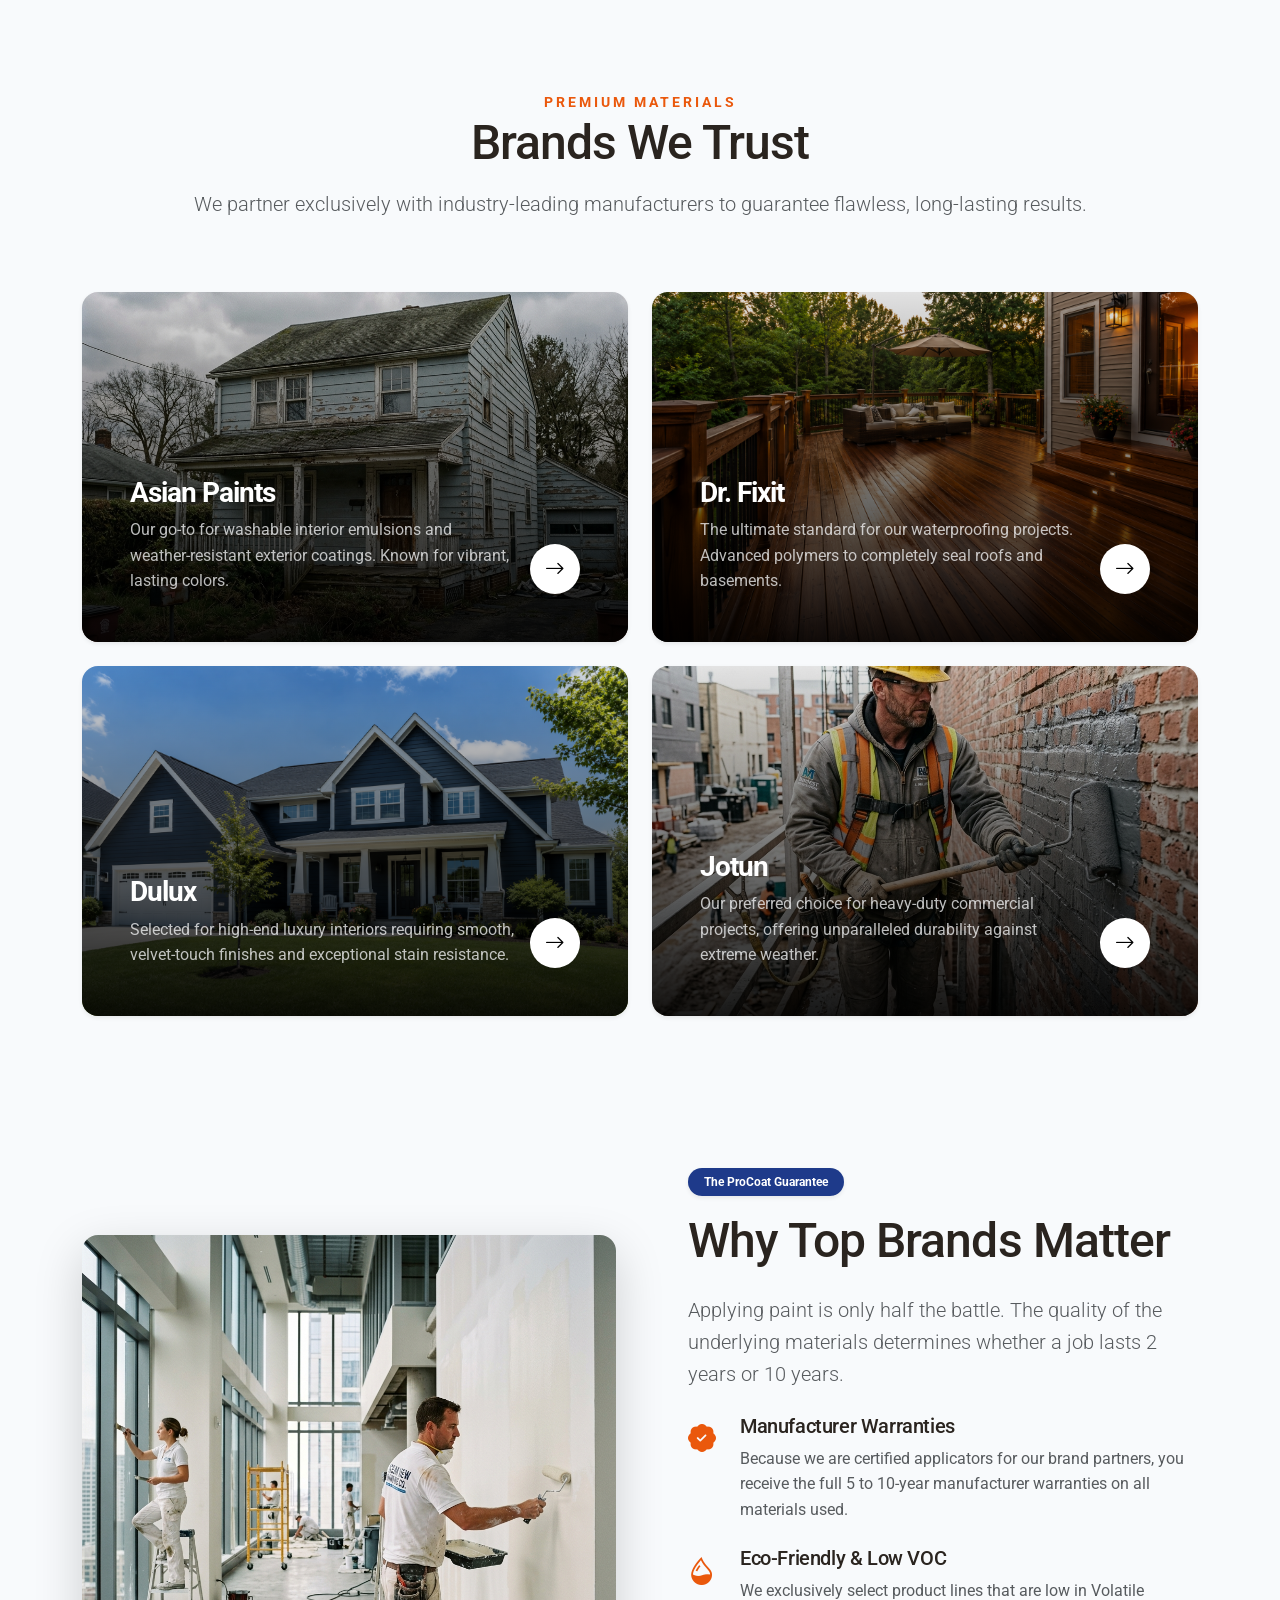
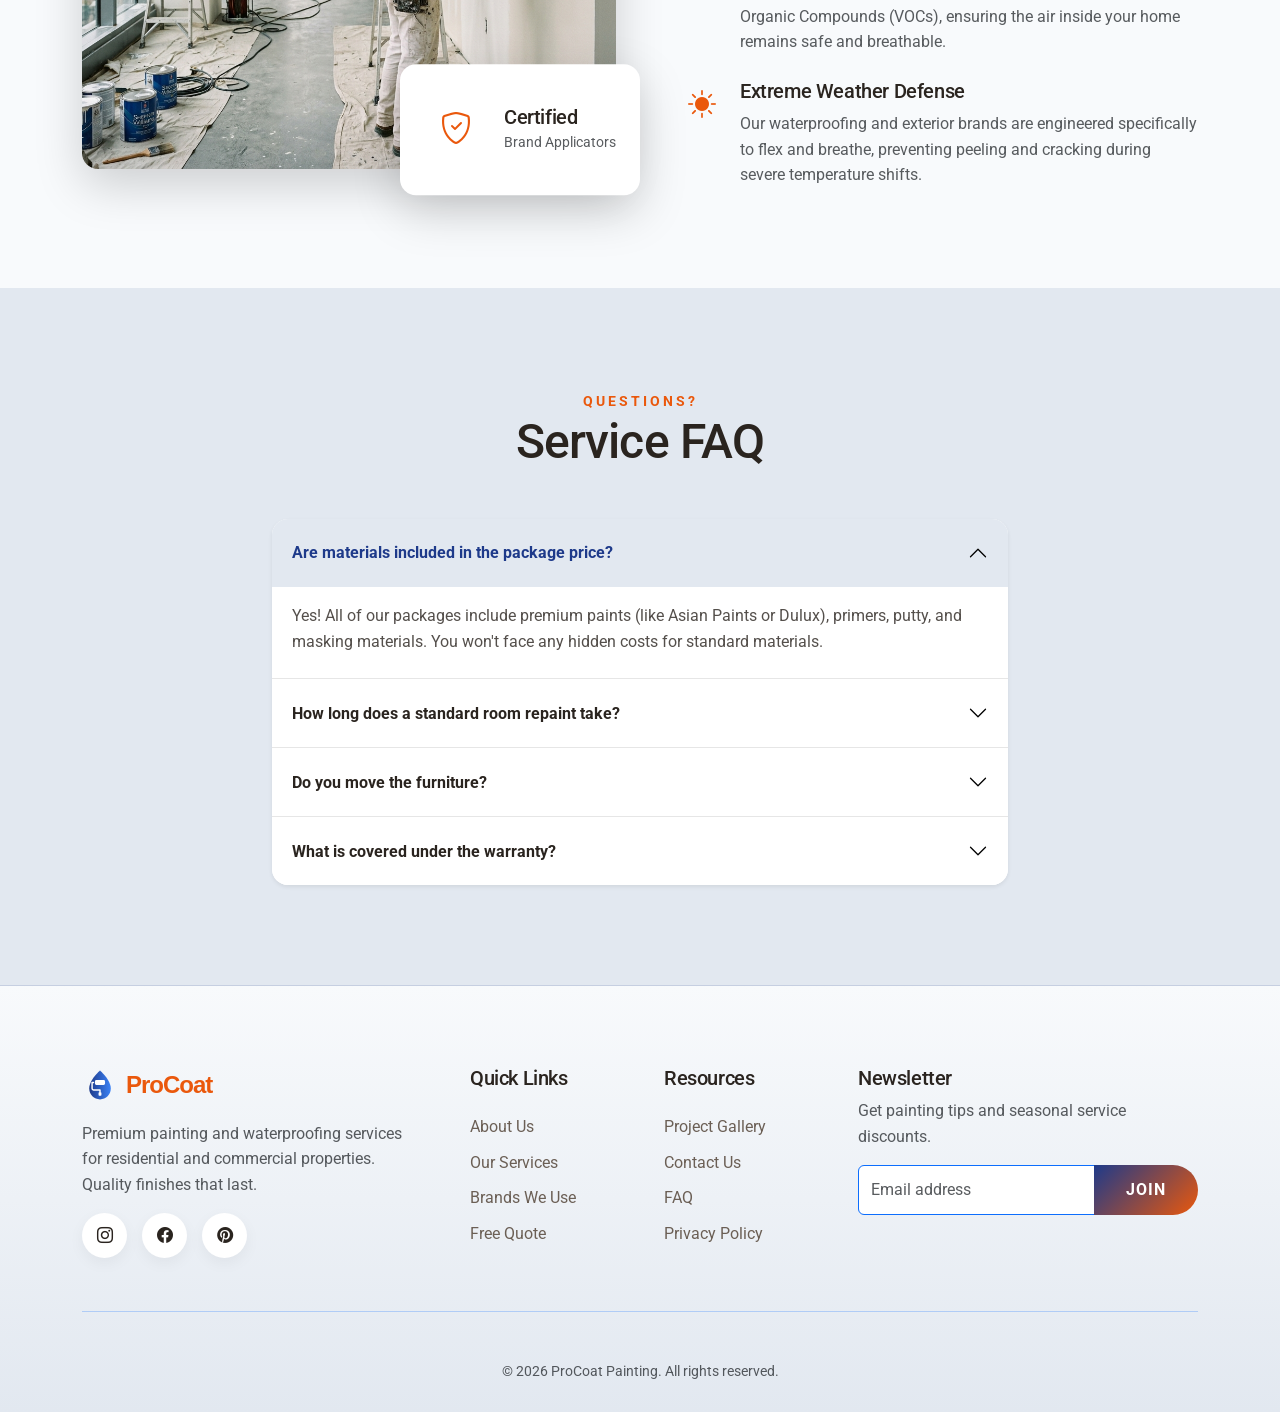
<file: pricing.html>
<!DOCTYPE html>
<html lang="en">
<head>
    <meta charset="UTF-8">
    <meta name="viewport" content="width=device-width, initial-scale=1.0">
    <title>Brands We Use & Packages | ProCoat Painting</title>
    <link rel="icon" href="assets/images/favicon.svg" type="image/svg+xml">
    
    <!-- Bootstrap 5 CDN -->
    <link href="https://cdn.jsdelivr.net/npm/bootstrap@5.3.0/dist/css/bootstrap.min.css" rel="stylesheet">
    <!-- Bootstrap Icons -->
    <link rel="stylesheet" href="https://cdn.jsdelivr.net/npm/bootstrap-icons@1.11.0/font/bootstrap-icons.css">
    
    <!-- Custom CSS -->
    <link rel="stylesheet" href="assets/css/style.css">
    <link rel="stylesheet" href="assets/css/dark-mode.css">
    <link rel="stylesheet" href="assets/css/rtl.css">
    
    <style>
        /* Force Accordion Colors to bypass cache/Bootstrap defaults */
        .accordion-button {
            color: #2a241f !important;
        }
        .accordion-button:not(.collapsed) {
            color: #2a241f !important;
            background-color: #fffdf5 !important;
            font-weight: 600;
        }
        .accordion-button::after {
            filter: brightness(0) !important;
        }
        .accordion-button:not(.collapsed)::after {
            filter: brightness(0) !important;
        }

        /* Section 1: Planner Perks */
        .planner-card {
            background: #0f172a;
            border-radius: 4rem;
            padding: 4rem;
            position: relative;
            overflow: hidden;
            box-shadow: 0 25px 50px -12px rgba(0, 0, 0, 0.5);
        }
        .rotate-badge {
            width: 150px;
            height: 150px;
            animation: rotate 15s linear infinite;
            position: absolute;
            top: -50px;
            right: -50px;
            opacity: 0.1;
        }
        @keyframes rotate {
            from { transform: rotate(0deg); }
            to { transform: rotate(360deg); }
        }

        /* Section 2: Comparison */
        .comparison-wrap {
            background: var(--secondary-bg);
            border-radius: 5rem;
            padding: 5rem 0;
        }
        .compare-card {
            background: var(--card-bg);
            border-radius: 3rem;
            padding: 3rem;
            height: 100%;
            transition: all 0.4s ease;
            border: 1px solid rgba(0,0,0,0.05);
        }
        body[data-theme='dark'] .compare-card {
            border-color: rgba(255,255,255,0.1);
        }
        .compare-card.premium {
            border: 1px solid rgba(30, 58, 138, 0.4);
            box-shadow: 0 20px 50px rgba(30, 58, 138, 0.1);
        }
        .compare-card:hover {
            transform: translateY(-10px);
        }
        .check-item {
            display: flex;
            align-items: center;
            gap: 1rem;
            margin-bottom: 1.2rem;
            opacity: 0;
            transform: translateY(10px);
        }
        .check-item.revealed {
            opacity: 1;
            transform: translateY(0);
            transition: all 0.5s ease;
        }
        .icon-box {
            width: 30px;
            height: 30px;
            border-radius: 50%;
            display: flex;
            align-items: center;
            justify-content: center;
            flex-shrink: 0;
        }

        /* Accordion Theme Sync */
        .accordion-item {
            background-color: var(--card-bg) !important;
            border-color: rgba(128,128,128,0.2) !important;
        }
        .accordion-button {
            background-color: var(--card-bg) !important;
            color: var(--text-main) !important;
            box-shadow: none !important;
        }
        .accordion-button:not(.collapsed) {
            background-color: var(--secondary-bg) !important;
            color: var(--sunflower-yellow) !important;
        }
        body[data-theme='dark'] .accordion-button:not(.collapsed) {
            color: var(--sky-orange) !important;
        }
        .accordion-button::after {
            filter: invert(1) brightness(200%);
        }
        body[data-theme='light'] .accordion-button::after {
            filter: none;
        }
        .accordion-body {
            color: var(--text-main) !important;
            opacity: 0.8;
        }

        /* NEW: Most Popular Design */
        .popular-card {
            position: relative;
            border: 1px solid rgba(30, 58, 138, 0.5) !important;
            transform: scale(1.05);
            z-index: 10;
            box-shadow: 0 30px 60px rgba(30, 58, 138, 0.15) !important;
            overflow: visible !important; /* Fix for global overflow: hidden */
        }
        @media (max-width: 991px) {
            .popular-card {
                transform: scale(1);
            }
        }
        .popular-badge-new {
            position: absolute;
            top: -22px;
            left: 50%;
            transform: translateX(-50%);
            background: linear-gradient(135deg, var(--sunflower-yellow), #ea580c);
            color: #0f172a !important;
            padding: 10px 30px;
            border-radius: 50px;
            font-weight: 900;
            font-size: 0.75rem;
            letter-spacing: 1.5px;
            text-transform: uppercase;
            box-shadow: 0 10px 25px rgba(30, 58, 138, 0.4);
            white-space: nowrap;
            z-index: 100; /* Extremely high to stay on top */
            animation: badge-pulse 3s infinite ease-in-out;
            pointer-events: none; /* Don't block button clicks */
        }
        @keyframes badge-pulse {
            0%, 100% { transform: translateX(-50%) scale(1); box-shadow: 0 10px 25px rgba(30, 58, 138, 0.4); }
            50% { transform: translateX(-50%) scale(1.08); box-shadow: 0 15px 35px rgba(30, 58, 138, 0.6); }
        }
        body[data-theme='dark'] .popular-badge-new {
            border-color: var(--secondary-bg);
        }
    </style>
</head>
<body data-theme="light">

    <!-- Navbar -->
    <nav class="navbar navbar-expand-xl navbar-custom">
        <div class="container">
            <a class="navbar-brand d-flex align-items-center gap-2" href="index.html" style="text-decoration: none;">
                <svg width="36" height="36" viewBox="0 0 50 50" fill="none" xmlns="http://www.w3.org/2000/svg">
                    <path d="M25 5C25 5 10 18 10 30C10 38.284 16.716 45 25 45C33.284 45 40 38.284 40 30C40 18 25 5 25 5Z" fill="url(#paint_nav)"/>
                    <rect x="18" y="18" width="14" height="7" rx="2" fill="white"/>
                    <path d="M16 21.5H14V30C14 31.105 14.895 32 16 32H25V35" stroke="white" stroke-width="2" stroke-linecap="round" stroke-linejoin="round" fill="none"/>
                    <rect x="23" y="35" width="4" height="5" rx="1" fill="white"/>
                    <defs>
                        <linearGradient id="paint_nav" x1="10" y1="25" x2="40" y2="25" gradientUnits="userSpaceOnUse">
                            <stop stop-color="#1E3A8A"/>
                            <stop offset="1" stop-color="#3B82F6"/>
                        </linearGradient>
                    </defs>
                </svg>
                <span class="fs-4 fw-bolder mb-0" style="color: #1E3A8A; letter-spacing: -1px; font-family: 'Inter', sans-serif;">Pro<span style="color: #3B82F6;">Coat</span></span>
            </a>
            <button class="navbar-toggler" type="button" data-bs-toggle="collapse" data-bs-target="#navbarNav">
                <span class="navbar-toggler-icon"></span>
            </button>
            <div class="collapse navbar-collapse" id="navbarNav">
                                <ul class="navbar-nav mx-auto">
                    <li class="nav-item dropdown">
                        <a class="nav-link dropdown-toggle" href="#" id="homeDropdown" role="button" data-bs-toggle="dropdown" aria-expanded="false">
                            Home
                        </a>
                        <ul class="dropdown-menu" aria-labelledby="homeDropdown">
                            <li><a class="dropdown-item" href="index.html">Home 1</a></li>
                            <li><a class="dropdown-item" href="home-2.html">Home 2</a></li>
                        </ul>
                    </li>
                    <li class="nav-item"><a class="nav-link" href="about.html">About</a></li>
                    <li class="nav-item"><a class="nav-link" href="services.html">Services</a></li>
                    <li class="nav-item"><a class="nav-link" href="gallery.html">Projects</a></li>
                    <li class="nav-item"><a class="nav-link active" href="pricing.html">Brands & Pricing</a></li>
                    <li class="nav-item"><a class="nav-link" href="contact.html">Contact</a></li>
                    <li class="nav-item d-lg-none mt-2">
                        <div class="d-flex gap-2 px-2 pb-2">
                            <button class="btn btn-project btn-primary-fest btn-sm flex-fill" onclick="location.href='quote.html'">Free Quote</button>
                        </div>
                    </li>
                </ul>
                <div class="d-flex align-items-center gap-2">
                    <button id="rtl-toggle" class="btn btn-outline-fest nav-icon-btn btn-sm fw-bold" style="font-size: 0.7rem; padding: 0.25rem 0.5rem;">RTL</button>
                    <button id="theme-toggle" class="btn btn-outline-fest nav-icon-btn btn-sm" style="padding: 0.25rem 0.5rem;"><i class="bi bi-moon-stars-fill" style="font-size: 0.8rem;"></i></button>
                    <button class="btn btn-project btn-primary-fest btn-sm d-none d-lg-block" onclick="location.href='quote.html'">Free Quote</button>
                </div>
            </div>
        </div>
    </nav>

    <!-- Header -->
    <header class="section-padding text-center position-relative" style="background: url('assets/images/hero_pricing.png') center 10% / cover no-repeat; min-height: 400px; display: flex; align-items: center;">
        <div class="position-absolute top-0 start-0 w-100 h-100" style="background: rgba(15, 23, 42, 0.75);"></div>
        <div class="container position-relative z-1">

            <span class="badge bg-white text-black mb-3 px-3 py-2 rounded-pill shadow-sm">Packages</span>
            <h1 class="display-3 fw-bold text-white">Premium Brands We Use</h1>
            <p class="lead text-white-50">Pick a package that fits your property vibe.</p>
        
        </div>
    </header>

    <!-- Premium Painting Packages -->
    <section class="section-padding mt-5 pt-4">
        <div class="container">
            <div class="row g-4 mt-5">
                <!-- Standard Refresh -->
                <div class="col-lg-4">
                    <div class="pricing-card text-center">
                        <div class="pricing-icon-wrap"><i class="bi bi-brush display-5"></i></div>
                        <h4 class="fw-bold mb-2">Standard Refresh</h4>
                        <p class="text-muted small mb-4">Perfect for quick move-ins or rentals.</p>
                        <h2 class="display-4 fw-bolder mb-1">$499<small class="fs-6 text-muted">/ base room</small></h2>
                        
                        <ul class="list-unstyled pricing-list mt-5 mb-5 text-muted">
                            <li><i class="bi bi-check2 text-orange"></i> 2 Coats of Acrylic Emulsion</li>
                            <li><i class="bi bi-check2 text-orange"></i> Basic Wall Putty & Sanding</li>
                            <li><i class="bi bi-check2 text-orange"></i> Complete Furniture Masking</li>
                            <li class="opacity-50"><i class="bi bi-x"></i> Deep Crack Repair</li>
                            <li class="opacity-50"><i class="bi bi-x"></i> Anti-Damp Waterproofing</li>
                        </ul>
                        <a href="quote.html" class="btn btn-project btn-outline-fest w-100 rounded-pill py-3 fw-bold mt-auto">Get Estimate</a>
                    </div>
                </div>
                
                <!-- Premium Protection -->
                <div class="col-lg-4">
                    <div class="pricing-card pricing-premium text-center">
                        <div class="pricing-badge">Most Popular</div>
                        <div class="pricing-icon-wrap"><i class="bi bi-shield-check display-5"></i></div>
                        <h4 class="fw-bold mb-2">Premium Protection</h4>
                        <p class="text-muted small mb-4">The ultimate shield for your home's exterior/interior.</p>
                        <h2 class="display-4 fw-bolder mb-1 text-white">$899<small class="fs-6 text-muted">/ base room</small></h2>
                        
                        <ul class="list-unstyled pricing-list mt-5 mb-5 text-light">
                            <li><i class="bi bi-check2-circle text-warning"></i> Washable Premium Enamel</li>
                            <li><i class="bi bi-check2-circle text-warning"></i> Advanced Dr. Fixit Waterproofing</li>
                            <li><i class="bi bi-check2-circle text-warning"></i> Deep Crack Filling & Curing</li>
                            <li><i class="bi bi-check2-circle text-warning"></i> 5-Year Peeling Warranty</li>
                            <li class="opacity-50"><i class="bi bi-x"></i> Custom Texture Finishes</li>
                        </ul>
                        <a href="quote.html" class="btn btn-project btn-primary-fest w-100 rounded-pill py-3 fw-bold shadow mt-auto">Book Premium Package</a>
                    </div>
                </div>
                
                <!-- Luxury Overhaul -->
                <div class="col-lg-4">
                    <div class="pricing-card text-center">
                        <div class="pricing-icon-wrap"><i class="bi bi-gem display-5"></i></div>
                        <h4 class="fw-bold mb-2">Luxury Overhaul</h4>
                        <p class="text-muted small mb-4">Bespoke finishes for high-end properties.</p>
                        <h2 class="display-4 fw-bolder mb-1">$1,499<small class="fs-6 text-muted">/ base room</small></h2>
                        
                        <ul class="list-unstyled pricing-list mt-5 mb-5 text-muted">
                            <li><i class="bi bi-check2 text-orange"></i> Metallic or Stucco Texture Walls</li>
                            <li><i class="bi bi-check2 text-orange"></i> PU Enamel Wood Polishing</li>
                            <li><i class="bi bi-check2 text-orange"></i> Roof Thermal Insulation Coating</li>
                            <li><i class="bi bi-check2 text-orange"></i> Dedicated Project Manager</li>
                            <li><i class="bi bi-check2 text-orange"></i> 10-Year Comprehensive Warranty</li>
                        </ul>
                        <a href="quote.html" class="btn btn-project btn-outline-fest w-100 rounded-pill py-3 fw-bold mt-auto">Request Consultation</a>
                    </div>
                </div>
            </div>
        </div>
    </section>

    
    <!-- Unique Section 1: Trusted Material Brands (Image Cards) -->
    <section id="premium-materials" class="section-padding overflow-hidden">
        <div class="container">
            <div class="section-title text-center mb-5">
                <span class="text-orange fw-bold text-uppercase tracking-wider">Premium Materials</span>
                <h2 class="display-5 fw-bolder text-main">Brands We Trust</h2>
                <p class="text-muted lead mt-3">We partner exclusively with industry-leading manufacturers to guarantee flawless, long-lasting results.</p>
            </div>
            
            <div class="row g-4 mt-2">
                <!-- Brand Card 1 -->
                <div class="col-md-6">
                    <div class="brand-image-card position-relative rounded-4 overflow-hidden shadow-sm h-100">
                        <img src="assets/images/before_after_exterior_before.png" class="w-100 h-100 object-fit-cover position-absolute top-0 start-0" alt="Interior Painting">
                        <div class="brand-gradient-overlay position-absolute w-100 h-100 top-0 start-0"></div>
                        <div class="position-relative p-4 p-xl-5 d-flex flex-column justify-content-end h-100" style="z-index: 2;">
                            <div class="d-flex justify-content-between align-items-end">
                                <div>
                                    <h3 class="text-white fw-bolder mb-2" style="letter-spacing: -1px;">Asian Paints</h3>
                                    <p class="text-light opacity-75 mb-0">Our go-to for washable interior emulsions and weather-resistant exterior coatings. Known for vibrant, lasting colors.</p>
                                </div>
                                <div class="bg-white rounded-circle d-flex align-items-center justify-content-center flex-shrink-0 ms-3" style="width: 50px; height: 50px;">
                                    <i class="bi bi-arrow-right text-black fs-5"></i>
                                </div>
                            </div>
                        </div>
                    </div>
                </div>
                <!-- Brand Card 2 -->
                <div class="col-md-6">
                    <div class="brand-image-card position-relative rounded-4 overflow-hidden shadow-sm h-100">
                        <img src="assets/images/gallery_project_5.png" class="w-100 h-100 object-fit-cover position-absolute top-0 start-0" alt="Waterproofing">
                        <div class="brand-gradient-overlay position-absolute w-100 h-100 top-0 start-0"></div>
                        <div class="position-relative p-4 p-xl-5 d-flex flex-column justify-content-end h-100" style="z-index: 2;">
                            <div class="d-flex justify-content-between align-items-end">
                                <div>
                                    <h3 class="text-white fw-bolder mb-2" style="letter-spacing: -1px;">Dr. Fixit</h3>
                                    <p class="text-light opacity-75 mb-0">The ultimate standard for our waterproofing projects. Advanced polymers to completely seal roofs and basements.</p>
                                </div>
                                <div class="bg-white rounded-circle d-flex align-items-center justify-content-center flex-shrink-0 ms-3" style="width: 50px; height: 50px;">
                                    <i class="bi bi-arrow-right text-black fs-5"></i>
                                </div>
                            </div>
                        </div>
                    </div>
                </div>
                <!-- Brand Card 3 -->
                <div class="col-md-6">
                    <div class="brand-image-card position-relative rounded-4 overflow-hidden shadow-sm h-100">
                        <img src="assets/images/gallery_project_2.png" class="w-100 h-100 object-fit-cover position-absolute top-0 start-0" alt="Luxury Finish">
                        <div class="brand-gradient-overlay position-absolute w-100 h-100 top-0 start-0"></div>
                        <div class="position-relative p-4 p-xl-5 d-flex flex-column justify-content-end h-100" style="z-index: 2;">
                            <div class="d-flex justify-content-between align-items-end">
                                <div>
                                    <h3 class="text-white fw-bolder mb-2" style="letter-spacing: -1px;">Dulux</h3>
                                    <p class="text-light opacity-75 mb-0">Selected for high-end luxury interiors requiring smooth, velvet-touch finishes and exceptional stain resistance.</p>
                                </div>
                                <div class="bg-white rounded-circle d-flex align-items-center justify-content-center flex-shrink-0 ms-3" style="width: 50px; height: 50px;">
                                    <i class="bi bi-arrow-right text-black fs-5"></i>
                                </div>
                            </div>
                        </div>
                    </div>
                </div>
                <!-- Brand Card 4 -->
                <div class="col-md-6">
                    <div class="brand-image-card position-relative rounded-4 overflow-hidden shadow-sm h-100">
                        <img src="assets/images/waterproofing_expert.png" class="w-100 h-100 object-fit-cover position-absolute top-0 start-0" alt="Commercial Painting">
                        <div class="brand-gradient-overlay position-absolute w-100 h-100 top-0 start-0"></div>
                        <div class="position-relative p-4 p-xl-5 d-flex flex-column justify-content-end h-100" style="z-index: 2;">
                            <div class="d-flex justify-content-between align-items-end">
                                <div>
                                    <h3 class="text-white fw-bolder mb-2" style="letter-spacing: -1px;">Jotun</h3>
                                    <p class="text-light opacity-75 mb-0">Our preferred choice for heavy-duty commercial projects, offering unparalleled durability against extreme weather.</p>
                                </div>
                                <div class="bg-white rounded-circle d-flex align-items-center justify-content-center flex-shrink-0 ms-3" style="width: 50px; height: 50px;">
                                    <i class="bi bi-arrow-right text-black fs-5"></i>
                                </div>
                            </div>
                        </div>
                    </div>
                </div>
            </div>
            
            <style>
                .brand-image-card {
                    min-height: 350px;
                    cursor: pointer;
                }
                .brand-image-card img {
                    transition: transform 0.6s cubic-bezier(0.25, 1, 0.5, 1);
                    z-index: 0;
                }
                .brand-gradient-overlay {
                    background: linear-gradient(to top, rgba(0,0,0,0.9) 0%, rgba(0,0,0,0.1) 100%);
                    z-index: 1;
                    transition: background 0.4s ease;
                }
                .brand-image-card:hover img {
                    transform: scale(1.08);
                }
                .brand-image-card:hover .brand-gradient-overlay {
                    background: linear-gradient(to top, rgba(234,88,12,0.9) 0%, rgba(0,0,0,0.2) 100%);
                }
                .brand-image-card .bg-white i {
                    transition: transform 0.3s ease;
                }
                .brand-image-card:hover .bg-white i {
                    transform: translateX(5px);
                    color: var(--sky-orange) !important;
                }
            </style>
        </div>
    </section>

    <!-- Unique Section 2: Certified Applicators (Split Content with Parallax image) -->
    <section class="section-padding" style="background: var(--main-bg);">
        <div class="container">
            <div class="row g-5 align-items-center">
                <div class="col-lg-6">
                    <div class="position-relative">
                        <img src="assets/images/commercial_painting.png" class="img-fluid rounded-4 shadow-lg" alt="Certified Painters at work">
                        <!-- Floating Badge -->
                        <div class="position-absolute bottom-0 end-0 p-4 rounded-4 shadow-lg" style="transform: translate(10%, 20%); max-width: 250px; background-color: var(--card-bg, #ffffff);">
                            <div class="d-flex align-items-center gap-3">
                                <div class="bg-orange bg-opacity-10 p-3 rounded-circle text-orange">
                                    <i class="bi bi-shield-check fs-2"></i>
                                </div>
                                <div>
                                    <h5 class="fw-bold mb-0">Certified</h5>
                                    <span class="text-muted small">Brand Applicators</span>
                                </div>
                            </div>
                        </div>
                    </div>
                </div>
                <div class="col-lg-6 ps-lg-5 mt-5 mt-lg-0">
                    <span class="badge bg-warning text-dark mb-3 px-3 py-2 rounded-pill tracking-wider fw-bold shadow-sm">The ProCoat Guarantee</span>
                    <h2 class="display-5 fw-bolder text-main mb-4">Why Top Brands Matter</h2>
                    <p class="lead text-muted mb-4">Applying paint is only half the battle. The quality of the underlying materials determines whether a job lasts 2 years or 10 years.</p>
                    
                    <div class="d-flex mb-4">
                        <div class="me-4 mt-1 text-orange"><i class="bi bi-patch-check-fill fs-3"></i></div>
                        <div>
                            <h5 class="fw-bold">Manufacturer Warranties</h5>
                            <p class="text-muted mb-0">Because we are certified applicators for our brand partners, you receive the full 5 to 10-year manufacturer warranties on all materials used.</p>
                        </div>
                    </div>
                    
                    <div class="d-flex mb-4">
                        <div class="me-4 mt-1 text-orange"><i class="bi bi-droplet-half fs-3"></i></div>
                        <div>
                            <h5 class="fw-bold">Eco-Friendly & Low VOC</h5>
                            <p class="text-muted mb-0">We exclusively select product lines that are low in Volatile Organic Compounds (VOCs), ensuring the air inside your home remains safe and breathable.</p>
                        </div>
                    </div>
                    
                    <div class="d-flex">
                        <div class="me-4 mt-1 text-orange"><i class="bi bi-sun-fill fs-3"></i></div>
                        <div>
                            <h5 class="fw-bold">Extreme Weather Defense</h5>
                            <p class="text-muted mb-0">Our waterproofing and exterior brands are engineered specifically to flex and breathe, preventing peeling and cracking during severe temperature shifts.</p>
                        </div>
                    </div>
                </div>
            </div>
        </div>
    </section>


    <!-- FAQ Section -->
    <section class="section-padding" style="background: var(--secondary-bg);">
        <div class="container">
            <div class="section-title text-center mb-5">
                <span class="text-info fw-bold text-uppercase tracking-wider">Questions?</span>
                <h2 class="display-5 fw-bolder text-main">Service FAQ</h2>
            </div>
            <div class="row justify-content-center">
                <div class="col-lg-8">
                    <div class="accordion accordion-flush shadow-sm rounded-4 overflow-hidden" id="pricingFAQ" style="--bs-accordion-active-color: var(--text-main); --bs-accordion-active-bg: #f8f9fa; --bs-accordion-btn-focus-box-shadow: none;">
                        <div class="accordion-item border-bottom">
                            <h2 class="accordion-header">
                                <button class="accordion-button fw-bold py-4" type="button" data-bs-toggle="collapse" data-bs-target="#f1">
                                    Are materials included in the package price?
                                </button>
                            </h2>
                            <div id="f1" class="accordion-collapse collapse show" data-bs-parent="#pricingFAQ">
                                <div class="accordion-body text-muted pb-4">
                                    Yes! All of our packages include premium paints (like Asian Paints or Dulux), primers, putty, and masking materials. You won't face any hidden costs for standard materials.
                                </div>
                            </div>
                        </div>
                        <div class="accordion-item border-bottom">
                            <h2 class="accordion-header">
                                <button class="accordion-button collapsed fw-bold py-4" type="button" data-bs-toggle="collapse" data-bs-target="#f2">
                                    How long does a standard room repaint take?
                                </button>
                            </h2>
                            <div id="f2" class="accordion-collapse collapse" data-bs-parent="#pricingFAQ">
                                <div class="accordion-body text-muted pb-4">
                                    A standard room takes about 2-3 days from start to finish. This includes masking, minor repairs, priming, painting, and cleanup. We never rush the drying process between coats.
                                </div>
                            </div>
                        </div>
                        <div class="accordion-item border-bottom">
                            <h2 class="accordion-header">
                                <button class="accordion-button collapsed fw-bold py-4" type="button" data-bs-toggle="collapse" data-bs-target="#f3">
                                    Do you move the furniture?
                                </button>
                            </h2>
                            <div id="f3" class="accordion-collapse collapse" data-bs-parent="#pricingFAQ">
                                <div class="accordion-body text-muted pb-4">
                                    Yes, our team will carefully move large furniture to the center of the room and completely wrap it in protective plastic sheeting before any prep work begins.
                                </div>
                            </div>
                        </div>
                        <div class="accordion-item">
                            <h2 class="accordion-header">
                                <button class="accordion-button collapsed fw-bold py-4" type="button" data-bs-toggle="collapse" data-bs-target="#f4">
                                    What is covered under the warranty?
                                </button>
                            </h2>
                            <div id="f4" class="accordion-collapse collapse" data-bs-parent="#pricingFAQ">
                                <div class="accordion-body text-muted pb-4">
                                    Our warranty covers any peeling, blistering, or flaking that occurs due to improper application. It also covers waterproofing failures if a comprehensive exterior package was chosen.
                                </div>
                            </div>
                        </div>
                    </div>
                </div>
            </div>
        </div>
    </section>

    <!-- Footer -->
    <footer>
        <div class="container">
            <div class="row g-5">
                <div class="col-lg-4">
                    <a class="footer-logo d-flex align-items-center gap-2 mb-3" href="index.html" style="text-decoration: none;">
                        <svg width="36" height="36" viewBox="0 0 50 50" fill="none" xmlns="http://www.w3.org/2000/svg">
                            <path d="M25 5C25 5 10 18 10 30C10 38.284 16.716 45 25 45C33.284 45 40 38.284 40 30C40 18 25 5 25 5Z" fill="url(#paint_foot)"/>
                            <rect x="18" y="18" width="14" height="7" rx="2" fill="white"/>
                            <path d="M16 21.5H14V30C14 31.105 14.895 32 16 32H25V35" stroke="white" stroke-width="2" stroke-linecap="round" stroke-linejoin="round" fill="none"/>
                            <rect x="23" y="35" width="4" height="5" rx="1" fill="white"/>
                            <defs>
                                <linearGradient id="paint_foot" x1="10" y1="25" x2="40" y2="25" gradientUnits="userSpaceOnUse">
                                    <stop stop-color="#1E3A8A"/>
                                    <stop offset="1" stop-color="#3B82F6"/>
                                </linearGradient>
                            </defs>
                        </svg>
                        <span class="fs-4 fw-bolder mb-0" style="letter-spacing: -1px; font-family: 'Inter', sans-serif;">
                            <span class="text-dark">Pro</span><span style="color: #3B82F6;">Coat</span>
                        </span>
                    </a>
                    <p class="text-muted">Premium painting and waterproofing services for residential and commercial properties. Quality finishes that last.</p>
                    <div class="social-icons">
                        <a href="#" class="social-icon"><i class="bi bi-instagram"></i></a>
                        <a href="#" class="social-icon"><i class="bi bi-facebook"></i></a>
                        <a href="#" class="social-icon"><i class="bi bi-pinterest"></i></a>
                    </div>
                </div>
                <div class="col-lg-2 footer-links">
                    <h5>Quick Links</h5>
                    <ul>
                        <li><a href="about.html">About Us</a></li>
                        <li><a href="services.html">Our Services</a></li>
                        <li><a href="pricing.html#premium-materials">Brands We Use</a></li>
                        <li><a href="quote.html">Free Quote</a></li>
                    </ul>
                </div>
                <div class="col-lg-2 footer-links">
                    <h5>Resources</h5>
                    <ul>
                        <li><a href="gallery.html">Project Gallery</a></li>
                        <li><a href="contact.html">Contact Us</a></li>
                        <li><a href="#">FAQ</a></li>
                        <li><a href="#">Privacy Policy</a></li>
                    </ul>
                </div>
                <div class="col-lg-4">
                    <h5>Newsletter</h5>
                    <p class="text-muted">Get painting tips and seasonal service discounts.</p>
                    <div class="input-group mb-3">
                        <input type="text" class="form-control rounded-pill-start border-primary" placeholder="Email address">
                        <button class="btn btn-project btn-primary-fest rounded-pill-end" type="button">Join</button>
                    </div>
                </div>
            </div>
            <hr class="my-5 border-primary opacity-25">
            <div class="text-center text-muted small">
                &copy; 2026 ProCoat Painting. All rights reserved.
            </div>
        </div>
    </footer>

    <script src="https://cdn.jsdelivr.net/npm/bootstrap@5.3.0/dist/js/bootstrap.bundle.min.js"></script>
    <script src="assets/js/main.js"></script>
    <script>
        // Comparison Reveal Animation
        const compareObserver = new IntersectionObserver((entries) => {
            entries.forEach(entry => {
                if (entry.isIntersecting) {
                    entry.target.querySelectorAll('.check-item').forEach((item, index) => {
                        setTimeout(() => {
                            item.classList.add('revealed');
                        }, index * 150);
                    });
                }
            });
        }, { threshold: 0.3 });

        const compareSection = document.querySelector('.comparison-wrap');
        if(compareSection) compareObserver.observe(compareSection);
    </script>
</body>
</html>
</file>
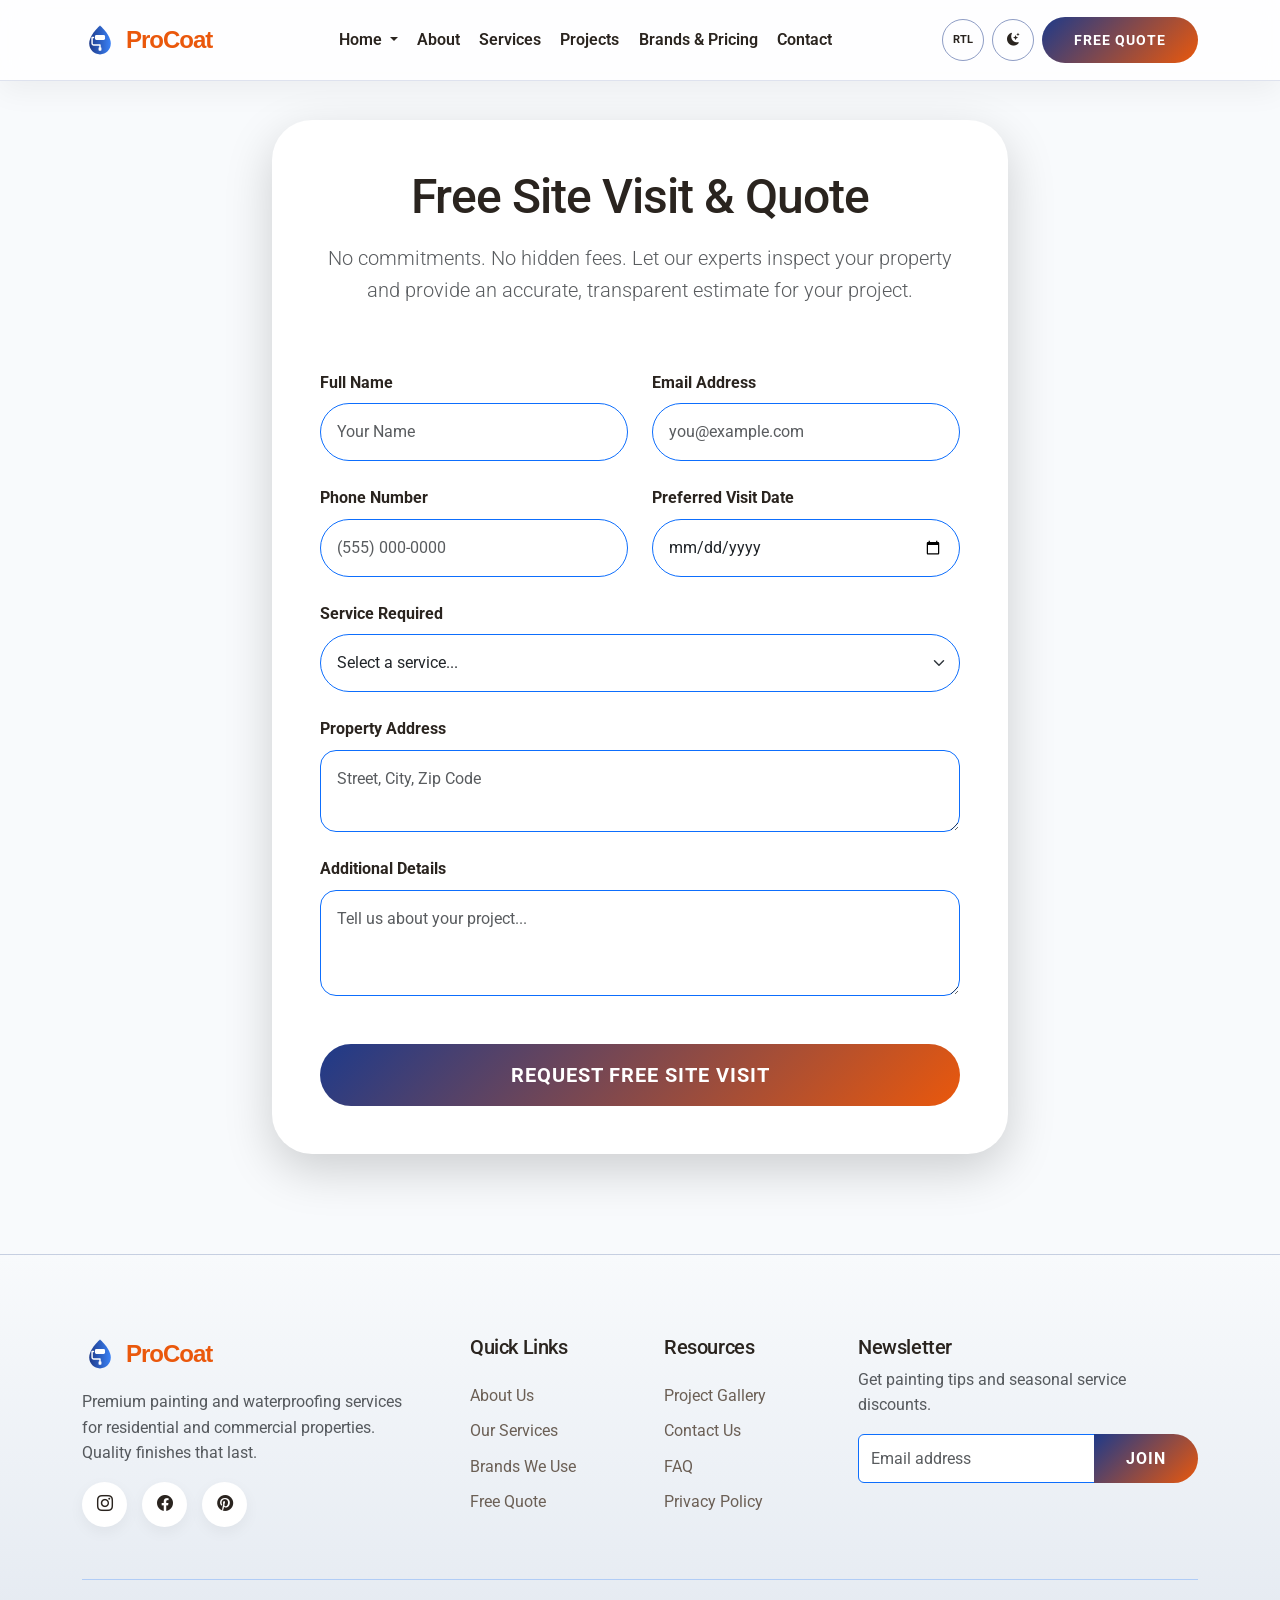
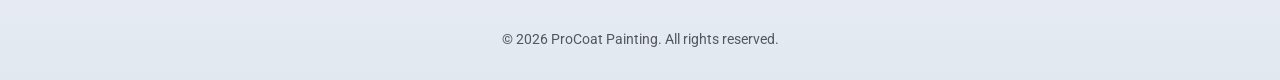
<file: quote.html>
<!DOCTYPE html>
<html lang="en">
<head>
    <meta charset="UTF-8">
    <meta name="viewport" content="width=device-width, initial-scale=1.0">
    <title>Free Site Visit & Quote | ProCoat Painting</title>
    <link rel="icon" href="assets/images/favicon.svg" type="image/svg+xml">
    <link href="https://cdn.jsdelivr.net/npm/bootstrap@5.3.0/dist/css/bootstrap.min.css" rel="stylesheet">
    <link rel="stylesheet" href="https://cdn.jsdelivr.net/npm/bootstrap-icons@1.11.0/font/bootstrap-icons.css">
    <link rel="stylesheet" href="assets/css/style.css">
    <link rel="stylesheet" href="assets/css/dark-mode.css">
    <link rel="stylesheet" href="assets/css/rtl.css">
</head>
<body data-theme="light">
    <!-- Navbar -->
    <nav class="navbar navbar-expand-xl navbar-custom">
        <div class="container">
            <a class="navbar-brand d-flex align-items-center gap-2" href="index.html" style="text-decoration: none;">
                <svg width="36" height="36" viewBox="0 0 50 50" fill="none" xmlns="http://www.w3.org/2000/svg">
                    <path d="M25 5C25 5 10 18 10 30C10 38.284 16.716 45 25 45C33.284 45 40 38.284 40 30C40 18 25 5 25 5Z" fill="url(#paint_nav)"/>
                    <rect x="18" y="18" width="14" height="7" rx="2" fill="white"/>
                    <path d="M16 21.5H14V30C14 31.105 14.895 32 16 32H25V35" stroke="white" stroke-width="2" stroke-linecap="round" stroke-linejoin="round" fill="none"/>
                    <rect x="23" y="35" width="4" height="5" rx="1" fill="white"/>
                    <defs>
                        <linearGradient id="paint_nav" x1="10" y1="25" x2="40" y2="25" gradientUnits="userSpaceOnUse">
                            <stop stop-color="#1E3A8A"/>
                            <stop offset="1" stop-color="#3B82F6"/>
                        </linearGradient>
                    </defs>
                </svg>
                <span class="fs-4 fw-bolder mb-0" style="color: #1E3A8A; letter-spacing: -1px; font-family: 'Inter', sans-serif;">Pro<span style="color: #3B82F6;">Coat</span></span>
            </a>
            <button class="navbar-toggler" type="button" data-bs-toggle="collapse" data-bs-target="#navbarNav">
                <span class="navbar-toggler-icon"></span>
            </button>
            <div class="collapse navbar-collapse" id="navbarNav">
                <ul class="navbar-nav mx-auto">
                    <li class="nav-item dropdown">
                        <a class="nav-link dropdown-toggle" href="#" id="homeDropdown" role="button" data-bs-toggle="dropdown" aria-expanded="false">
                            Home
                        </a>
                        <ul class="dropdown-menu" aria-labelledby="homeDropdown">
                            <li><a class="dropdown-item" href="index.html">Home 1</a></li>
                            <li><a class="dropdown-item" href="home-2.html">Home 2</a></li>
                        </ul>
                    </li>
                    <li class="nav-item"><a class="nav-link" href="about.html">About</a></li>
                    <li class="nav-item"><a class="nav-link" href="services.html">Services</a></li>
                    <li class="nav-item"><a class="nav-link" href="gallery.html">Projects</a></li>
                    <li class="nav-item"><a class="nav-link" href="pricing.html">Brands & Pricing</a></li>
                    <li class="nav-item"><a class="nav-link" href="contact.html">Contact</a></li>
                    <li class="nav-item d-lg-none mt-2">
                        <div class="d-flex gap-2 px-2 pb-2">
                            <button class="btn btn-project btn-primary-fest btn-sm flex-fill" onclick="location.href='quote.html'">Free Quote</button>
                        </div>
                    </li>
                </ul>
                <div class="d-flex align-items-center gap-2">
                    <button id="rtl-toggle" class="btn btn-outline-fest nav-icon-btn btn-sm fw-bold" style="font-size: 0.7rem; padding: 0.25rem 0.5rem;">RTL</button>
                    <button id="theme-toggle" class="btn btn-outline-fest nav-icon-btn btn-sm" style="padding: 0.25rem 0.5rem;"><i class="bi bi-moon-stars-fill" style="font-size: 0.8rem;"></i></button>
                    <button class="btn btn-project btn-primary-fest btn-sm d-none d-lg-block" onclick="location.href='quote.html'">Free Quote</button>
                </div>
            </div>
        </div>
    </nav>

    <!-- Form Section -->
    <section class="section-padding" style="padding-top: 40px; min-height: 80vh; display: flex; align-items: center;">
        <div class="container">
            <div class="row justify-content-center">
                <div class="col-lg-8">
                    <div class="service-card p-4 p-md-5 shadow-lg border-0">
                        <div class="text-center mb-5">
                            <h2 class="fw-bold display-5 mb-3">Free Site Visit & Quote</h2>
                            <p class="text-muted lead">No commitments. No hidden fees. Let our experts inspect your property and provide an accurate, transparent estimate for your project.</p>
                        </div>
                        <form id="quote-form">
                            <div class="row g-4">
                                <div class="col-md-6">
                                    <label class="form-label fw-bold">Full Name</label>
                                    <input type="text" class="form-control rounded-pill border-primary p-3" placeholder="Your Name" required>
                                </div>
                                <div class="col-md-6">
                                    <label class="form-label fw-bold">Email Address</label>
                                    <input type="email" class="form-control rounded-pill border-primary p-3" placeholder="you@example.com" required>
                                </div>
                                <div class="col-md-6">
                                    <label class="form-label fw-bold">Phone Number</label>
                                    <input type="tel" class="form-control rounded-pill border-primary p-3" placeholder="(555) 000-0000" required>
                                </div>
                                <div class="col-md-6">
                                    <label class="form-label fw-bold">Preferred Visit Date</label>
                                    <input type="date" class="form-control rounded-pill border-primary p-3" required>
                                </div>
                                <div class="col-12">
                                    <label class="form-label fw-bold">Service Required</label>
                                    <select class="form-select rounded-pill border-primary p-3">
                                        <option selected disabled>Select a service...</option>
                                        <option>Interior Painting</option>
                                        <option>Exterior Painting</option>
                                        <option>Terrace Waterproofing</option>
                                        <option>Wall Dampness Treatment</option>
                                        <option>Wood/Metal Coating</option>
                                        <option>Other (Please specify below)</option>
                                    </select>
                                </div>
                                <div class="col-12">
                                    <label class="form-label fw-bold">Property Address</label>
                                    <textarea class="form-control rounded-4 border-primary p-3" rows="2" placeholder="Street, City, Zip Code" required></textarea>
                                </div>
                                <div class="col-12">
                                    <label class="form-label fw-bold">Additional Details</label>
                                    <textarea class="form-control rounded-4 border-primary p-3" rows="3" placeholder="Tell us about your project..."></textarea>
                                </div>
                                
                                <div class="col-12 mt-5">
                                    <button type="button" class="btn btn-project btn-primary-fest w-100 py-3 fs-5" onclick="alert('Thank you! Your request has been received. Our team will contact you shortly to confirm your site visit.');">Request Free Site Visit</button>
                                </div>
                            </div>
                        </form>
                    </div>
                </div>
            </div>
        </div>
    </section>

    <!-- Footer -->
    <footer>
        <div class="container">
            <div class="row g-5">
                <div class="col-lg-4">
                    <a class="footer-logo d-flex align-items-center gap-2 mb-3" href="index.html" style="text-decoration: none;">
                        <svg width="36" height="36" viewBox="0 0 50 50" fill="none" xmlns="http://www.w3.org/2000/svg">
                            <path d="M25 5C25 5 10 18 10 30C10 38.284 16.716 45 25 45C33.284 45 40 38.284 40 30C40 18 25 5 25 5Z" fill="url(#paint_foot)"/>
                            <rect x="18" y="18" width="14" height="7" rx="2" fill="white"/>
                            <path d="M16 21.5H14V30C14 31.105 14.895 32 16 32H25V35" stroke="white" stroke-width="2" stroke-linecap="round" stroke-linejoin="round" fill="none"/>
                            <rect x="23" y="35" width="4" height="5" rx="1" fill="white"/>
                            <defs>
                                <linearGradient id="paint_foot" x1="10" y1="25" x2="40" y2="25" gradientUnits="userSpaceOnUse">
                                    <stop stop-color="#1E3A8A"/>
                                    <stop offset="1" stop-color="#3B82F6"/>
                                </linearGradient>
                            </defs>
                        </svg>
                        <span class="fs-4 fw-bolder mb-0" style="letter-spacing: -1px; font-family: 'Inter', sans-serif;">
                            <span class="text-dark">Pro</span><span style="color: #3B82F6;">Coat</span>
                        </span>
                    </a>
                    <p class="text-muted">Premium painting and waterproofing services for residential and commercial properties. Quality finishes that last.</p>
                    <div class="social-icons">
                        <a href="#" class="social-icon"><i class="bi bi-instagram"></i></a>
                        <a href="#" class="social-icon"><i class="bi bi-facebook"></i></a>
                        <a href="#" class="social-icon"><i class="bi bi-pinterest"></i></a>
                    </div>
                </div>
                <div class="col-lg-2 footer-links">
                    <h5>Quick Links</h5>
                    <ul>
                        <li><a href="about.html">About Us</a></li>
                        <li><a href="services.html">Our Services</a></li>
                        <li><a href="pricing.html#premium-materials">Brands We Use</a></li>
                        <li><a href="quote.html">Free Quote</a></li>
                    </ul>
                </div>
                <div class="col-lg-2 footer-links">
                    <h5>Resources</h5>
                    <ul>
                        <li><a href="gallery.html">Project Gallery</a></li>
                        <li><a href="contact.html">Contact Us</a></li>
                        <li><a href="#">FAQ</a></li>
                        <li><a href="#">Privacy Policy</a></li>
                    </ul>
                </div>
                <div class="col-lg-4">
                    <h5>Newsletter</h5>
                    <p class="text-muted">Get painting tips and seasonal service discounts.</p>
                    <div class="input-group mb-3">
                        <input type="text" class="form-control rounded-pill-start border-primary" placeholder="Email address">
                        <button class="btn btn-project btn-primary-fest rounded-pill-end" type="button">Join</button>
                    </div>
                </div>
            </div>
            <hr class="my-5 border-primary opacity-25">
            <div class="text-center text-muted small">
                &copy; 2026 ProCoat Painting. All rights reserved.
            </div>
        </div>
    </footer>

    <script src="https://cdn.jsdelivr.net/npm/bootstrap@5.3.0/dist/js/bootstrap.bundle.min.js"></script>
    <script src="assets/js/main.js"></script>
</body>
</html>
</file>
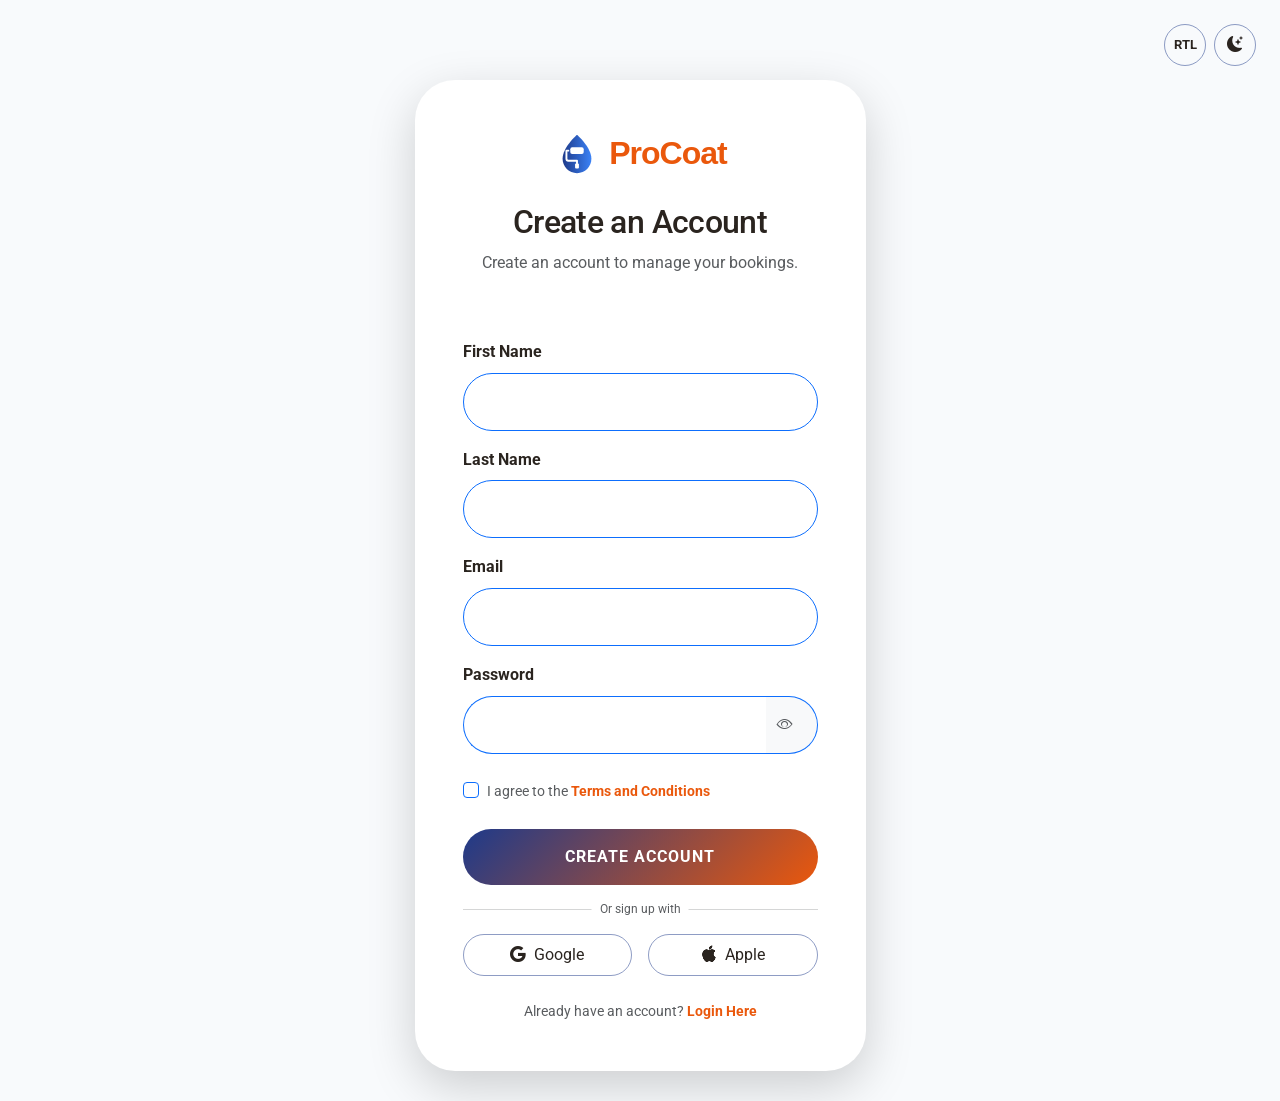
<file: register.html>
<!DOCTYPE html>
<html lang="en">
<head>
    <meta charset="UTF-8">
    <meta name="viewport" content="width=device-width, initial-scale=1.0">
    <title>Register | ProCoat Painting</title>
    <link rel="icon" href="assets/images/favicon.svg" type="image/svg+xml">
    <link href="https://cdn.jsdelivr.net/npm/bootstrap@5.3.0/dist/css/bootstrap.min.css" rel="stylesheet">
    <link rel="stylesheet" href="https://cdn.jsdelivr.net/npm/bootstrap-icons@1.11.0/font/bootstrap-icons.css">
    <link rel="stylesheet" href="assets/css/style.css">
    <link rel="stylesheet" href="assets/css/dark-mode.css">
    <link rel="stylesheet" href="assets/css/rtl.css">
    <style>
        body {
            background: var(--primary-bg);
            min-height: 100vh;
            display: flex;
            flex-direction: column;
            align-items: center;
            justify-content: center;
            padding: 80px 15px 30px;
        }
    </style>
</head>
<body>
    <div class="position-absolute top-0 end-0 p-3 p-md-4 d-flex gap-2 z-3">
        <button id="rtl-toggle" class="btn btn-outline-fest nav-icon-btn fw-bold" style="font-size: 0.8rem;">RTL</button>
        <button id="theme-toggle" class="btn btn-outline-fest nav-icon-btn"><i class="bi bi-moon-stars-fill"></i></button>
    </div>
    <div class="container">
        <div class="row justify-content-center">
            <div class="col-lg-5 col-md-8">
                <div class="service-card p-3 p-md-5 shadow-lg border-0" style="background: var(--card-bg);">
                    <div class="text-center mb-5">
                        <a class="navbar-brand d-flex align-items-center justify-content-center gap-2 mb-4" href="index.html" style="text-decoration: none;">
                            <svg width="48" height="48" viewBox="0 0 50 50" fill="none" xmlns="http://www.w3.org/2000/svg">
                                <path d="M25 5C25 5 10 18 10 30C10 38.284 16.716 45 25 45C33.284 45 40 38.284 40 30C40 18 25 5 25 5Z" fill="url(#paint_login)"/>
                                <rect x="18" y="18" width="14" height="7" rx="2" fill="white"/>
                                <path d="M16 21.5H14V30C14 31.105 14.895 32 16 32H25V35" stroke="white" stroke-width="2" stroke-linecap="round" stroke-linejoin="round" fill="none"/>
                                <rect x="23" y="35" width="4" height="5" rx="1" fill="white"/>
                                <defs>
                                    <linearGradient id="paint_login" x1="10" y1="25" x2="40" y2="25" gradientUnits="userSpaceOnUse">
                                        <stop stop-color="#1E3A8A"/>
                                        <stop offset="1" stop-color="#3B82F6"/>
                                    </linearGradient>
                                </defs>
                            </svg>
                            <span class="fs-2 fw-bolder mb-0" style="color: #1E3A8A; letter-spacing: -1px; font-family: 'Inter', sans-serif;">Pro<span style="color: #3B82F6;">Coat</span></span>
                        </a>
                        <h2 class="fw-bold">Create an Account</h2>
                        <p class="text-muted">Create an account to manage your bookings.</p>
                    </div>
                    <form>
                        <div class="row g-3">
                            <div class="col-12">
                                <label class="form-label fw-bold">First Name</label>
                                <input type="text" class="form-control rounded-pill p-3 border-primary">
                            </div>
                            <div class="col-12">
                                <label class="form-label fw-bold">Last Name</label>
                                <input type="text" class="form-control rounded-pill p-3 border-primary">
                            </div>
                            <div class="col-12">
                                <label class="form-label fw-bold">Email</label>
                                <input type="email" class="form-control rounded-pill p-3 border-primary">
                            </div>
                            <div class="col-12">
                                <label class="form-label fw-bold">Password</label>
                                <div class="input-group">
                                    <input type="password" class="form-control rounded-start-pill p-3 border-primary border-end-0" id="registerPassword">
                                    <span class="input-group-text bg-transpahire border-primary border-start-0 rounded-end-pill pe-4" style="cursor: pointer;" onclick="const input = document.getElementById('registerPassword'); const icon = this.querySelector('i'); if(input.type === 'password') { input.type = 'text'; icon.classList.replace('bi-eye', 'bi-eye-slash'); } else { input.type = 'password'; icon.classList.replace('bi-eye-slash', 'bi-eye'); }">
                                        <i class="bi bi-eye text-muted"></i>
                                    </span>
                                </div>
                            </div>
                            <div class="col-12 mt-4">
                                <div class="form-check">
                                    <input class="form-check-input border-primary" type="checkbox" id="termsCheck">
                                    <label class="form-check-label text-muted small" for="termsCheck">I agree to the <a href="#" class="fw-bold hover-highlight">Terms and Conditions</a></label>
                                </div>
                            </div>
                            <div class="col-12">
                                <button type="submit" class="btn btn-project btn-primary-fest w-100 py-3 mt-2">Create Account</button>
                            </div>
                        </div>
                        
                        <div class="position-relative mb-4 mt-4 text-center">
                            <hr class="text-muted opacity-25">
                            <span class="position-absolute top-50 start-50 translate-middle px-2 text-muted small text-nowrap" style="background: var(--card-bg); font-size: 0.75rem;">Or sign up with</span>
                        </div>

                        <div class="row g-3 mb-4">
                            <div class="col-6">
                                <button type="button" class="btn btn-outline-fest w-100 py-2 d-flex align-items-center justify-content-center gap-2">
                                    <i class="bi bi-google"></i> Google
                                </button>
                            </div>
                            <div class="col-6">
                                <button type="button" class="btn btn-outline-fest w-100 py-2 d-flex align-items-center justify-content-center gap-2">
                                    <i class="bi bi-apple"></i> Apple
                                </button>
                            </div>
                        </div>

                        <div class="text-center mt-4">
                            <p class="small text-muted mb-0">Already have an account? <a href="login.html" class="fw-bold hover-highlight">Login Here</a></p>
                        </div>
                    </form>
                </div>
            </div>
        </div>
    </div>
    <script src="https://cdn.jsdelivr.net/npm/bootstrap@5.3.0/dist/js/bootstrap.bundle.min.js"></script>
    <script src="assets/js/main.js"></script>
</body>
</html>
</file>
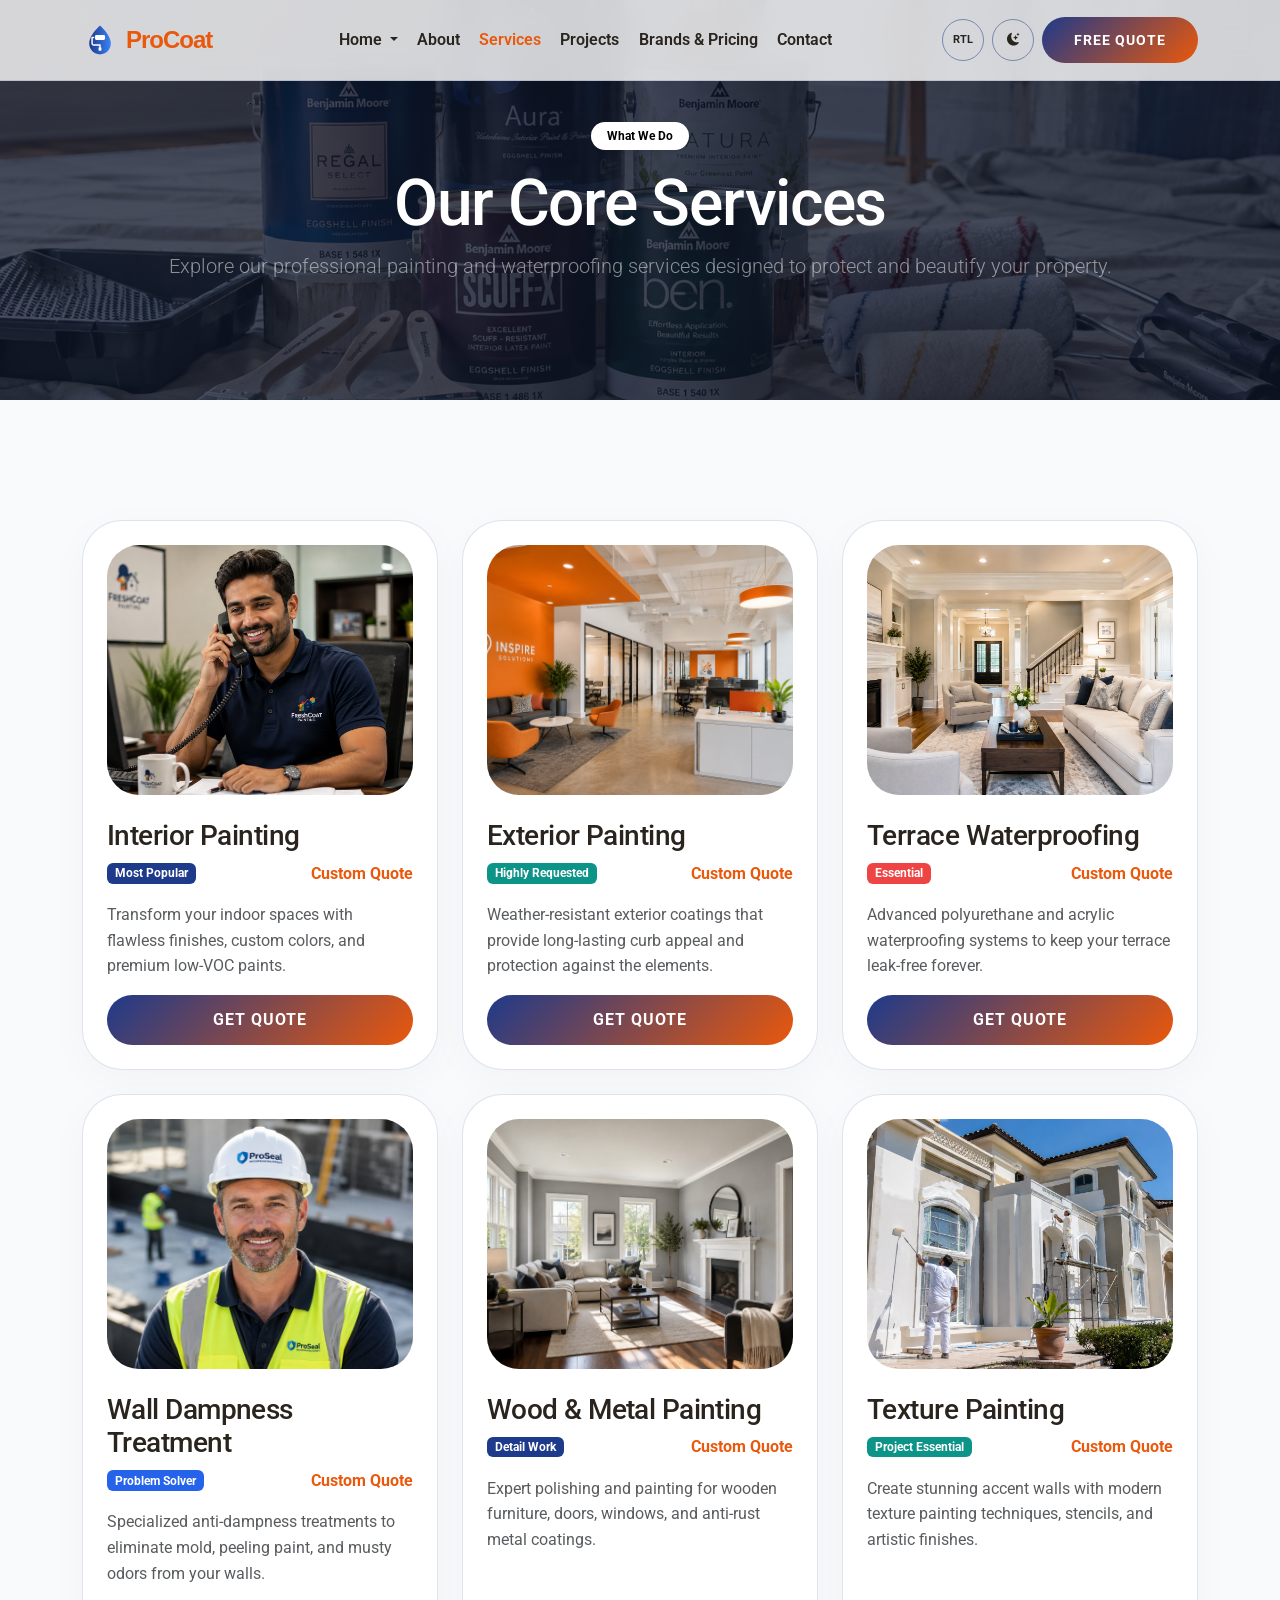
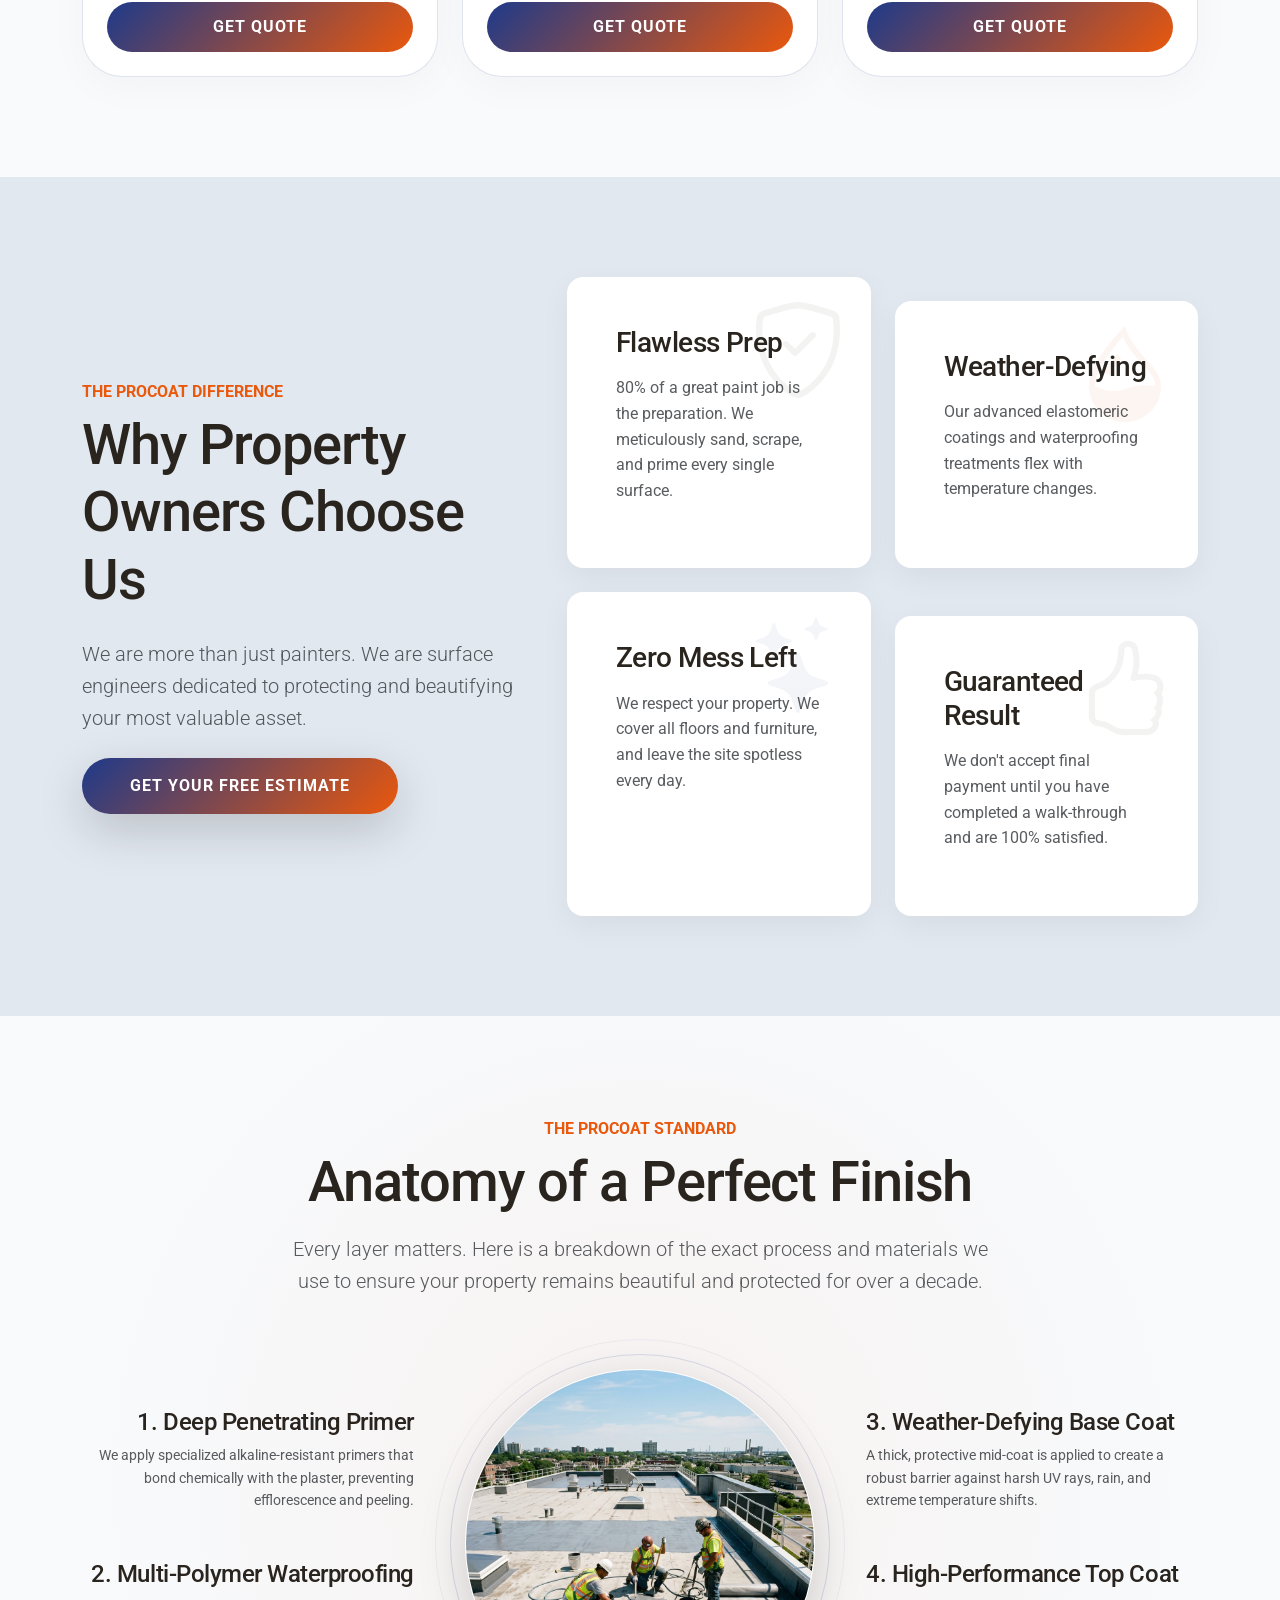
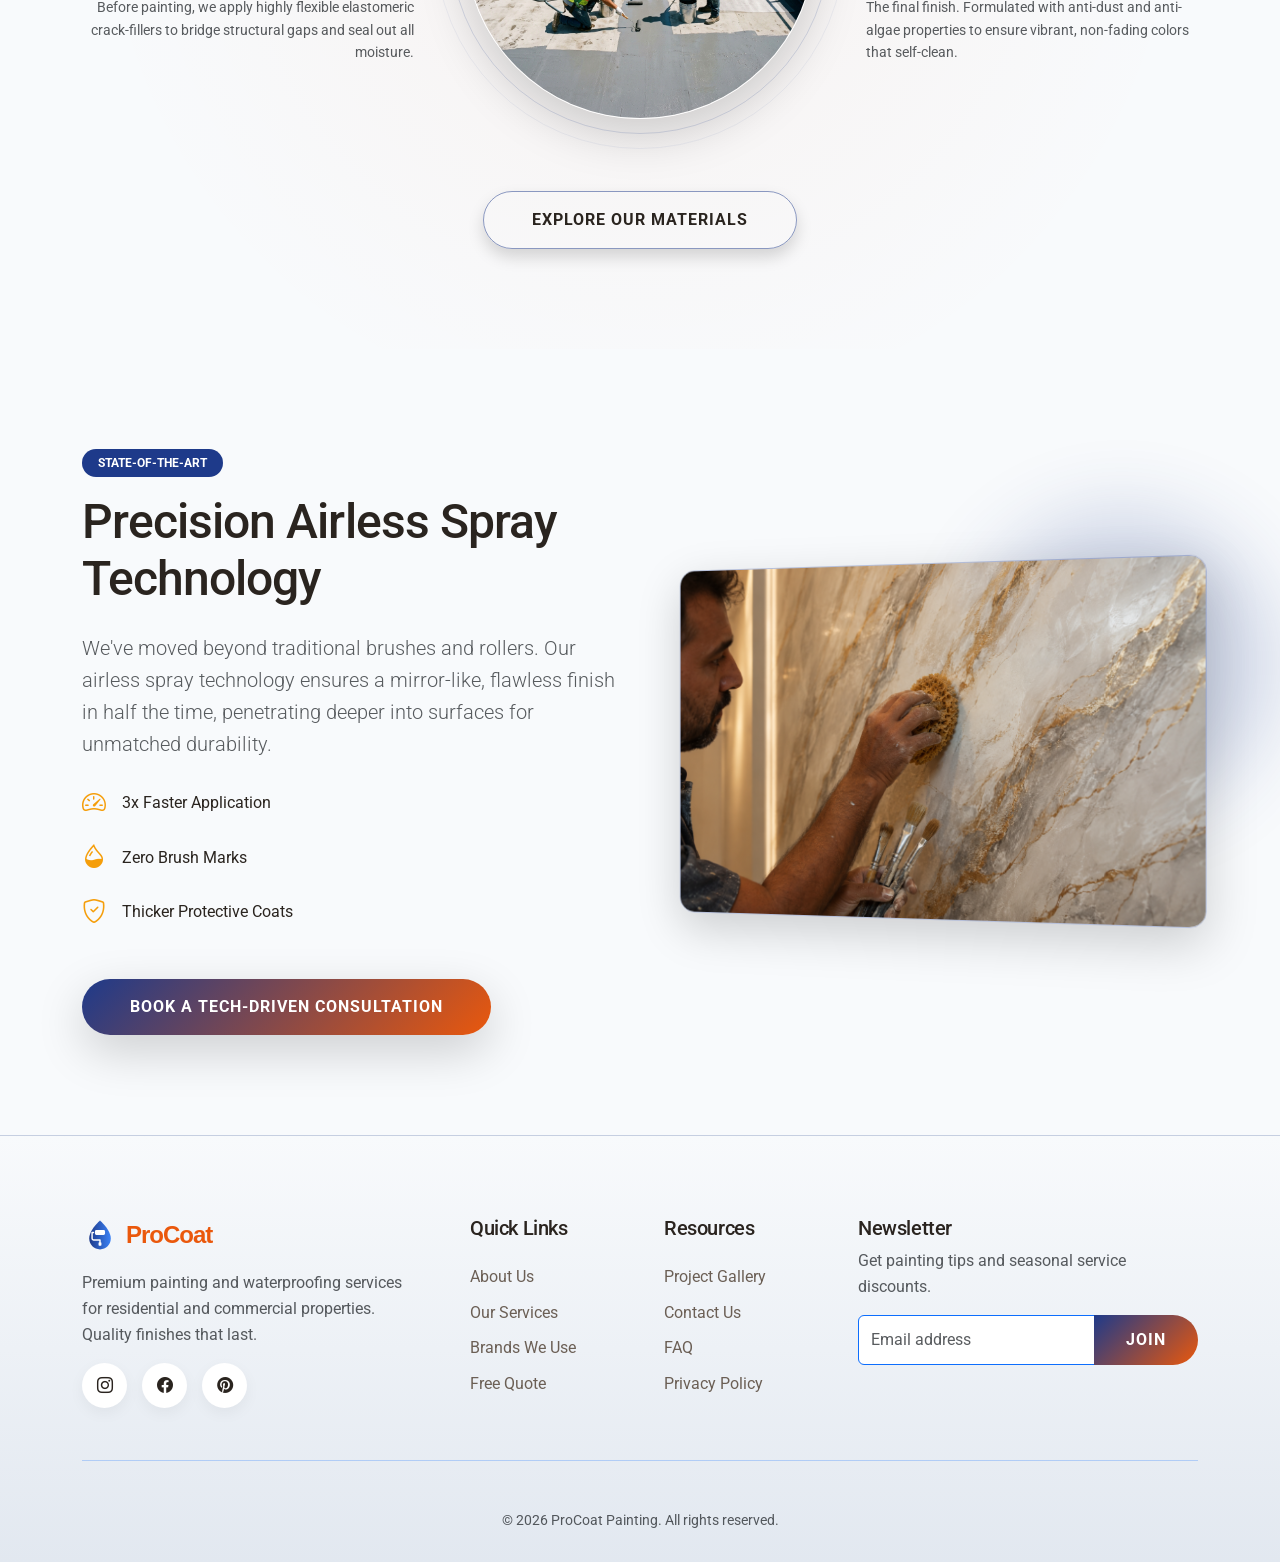
<file: services.html>
<!DOCTYPE html>
<html lang="en">
<head>
    <meta charset="UTF-8">
    <meta name="viewport" content="width=device-width, initial-scale=1.0">
    <title>Our Services | ProCoat Painting</title>
    <link rel="icon" href="assets/images/favicon.svg" type="image/svg+xml">
    
    <!-- Bootstrap 5 CDN -->
    <link href="https://cdn.jsdelivr.net/npm/bootstrap@5.3.0/dist/css/bootstrap.min.css" rel="stylesheet">
    <!-- Bootstrap Icons -->
    <link rel="stylesheet" href="https://cdn.jsdelivr.net/npm/bootstrap-icons@1.11.0/font/bootstrap-icons.css">
    
    <!-- Custom CSS -->
    <link rel="stylesheet" href="assets/css/style.css">
    <link rel="stylesheet" href="assets/css/dark-mode.css">
    <link rel="stylesheet" href="assets/css/rtl.css">
    
    <style>
        /* Section 1: Service Highlights */
        .vibe-card {
            height: 450px;
            border-radius: 3rem;
            overflow: hidden;
            position: relative;
            cursor: pointer;
            transition: all 0.5s cubic-bezier(0.175, 0.885, 0.32, 1.275);
            border: 1px solid rgba(255,255,255,0.1);
        }
        .vibe-card img {
            width: 100%;
            height: 100%;
            object-fit: cover;
            transition: transform 1s ease;
        }
        .vibe-overlay {
            position: absolute;
            inset: 0;
            background: linear-gradient(to top, rgba(15, 23, 42, 0.9) 0%, transpahire 100%);
            display: flex;
            flex-direction: column;
            justify-content: flex-end;
            padding: 2.5rem;
            color: white;
            transition: all 0.5s cubic-bezier(0.4, 0, 0.2, 1);
            opacity: 0;
            transform: translateY(30px);
        }
        .vibe-card:hover {
            transform: translateY(-15px);
            box-shadow: 0 30px 60px rgba(0,0,0,0.3);
        }
        .vibe-card:hover img {
            transform: scale(1.1);
        }
        .vibe-card:hover .vibe-overlay {
            opacity: 1;
            transform: translateY(0);
            background: linear-gradient(to top, var(--sunflower-yellow) 0%, rgba(30, 58, 138, 0.6) 100%);
        }
        .vibe-card:hover .vibe-overlay * {
            color: #0f172a !important;
        }
        .vibe-tag {
            position: absolute;
            top: 2rem;
            right: 2rem;
            background: rgba(255,255,255,0.2);
            backdrop-filter: blur(10px);
            padding: 0.5rem 1.5rem;
            border-radius: 50px;
            font-size: 0.8rem;
            font-weight: 500;
            text-transform: uppercase;
            letter-spacing: 1px;
        }

        /* Section 2: Service Anatomy */
        .anatomy-section {
            background: #0f172a;
            color: white;
            border-radius: 4rem;
            overflow: hidden;
            position: relative;
        }
        .anatomy-image-wrap {
            position: relative;
            height: 100%;
            min-height: 400px;
        }
        .anatomy-image-wrap img {
            width: 100%;
            height: 100%;
            object-fit: cover;
            filter: grayscale(0.3) contrast(1.1);
        }
        .spec-item {
            margin-bottom: 2rem;
            opacity: 0;
            transform: translateX(40px);
            transition: all 0.8s cubic-bezier(0.19, 1, 0.22, 1);
        }
        .spec-item.revealed {
            opacity: 1;
            transform: translateX(0);
        }
        .spec-label {
            color: var(--sunflower-yellow);
            font-weight: 500;
            text-transform: uppercase;
            font-size: 0.85rem;
            letter-spacing: 2px;
            display: block;
            margin-bottom: 0.5rem;
        }
        .spec-value {
            font-size: 1.5rem;
            font-weight: 600;
            display: block;
        }
        .pulse-badge {
            width: 120px;
            height: 120px;
            background: var(--sunflower-yellow);
            border-radius: 50%;
            display: flex;
            align-items: center;
            justify-content: center;
            text-align: center;
            font-weight: 900;
            color: #0f172a;
            font-size: 0.9rem;
            position: absolute;
            top: 50%;
            left: 50%;
            transform: translate(-50%, -50%);
            animation: pulse-primary 2s infinite;
            z-index: 5;
        }
        @keyframes pulse-primary {
            0% { box-shadow: 0 0 0 0 rgba(30, 58, 138, 0.35); transform: translate(-50%, -50%) scale(1); }
            70% { box-shadow: 0 0 0 30px rgba(30, 58, 138, 0); transform: translate(-50%, -50%) scale(1.05); }
            100% { box-shadow: 0 0 0 0 rgba(30, 58, 138, 0); transform: translate(-50%, -50%) scale(1); }
        }
    </style>
</head>
<body data-theme="light">

    <!-- Navbar -->
    <nav class="navbar navbar-expand-xl navbar-custom">
        <div class="container">
            <a class="navbar-brand d-flex align-items-center gap-2" href="index.html" style="text-decoration: none;">
                <svg width="36" height="36" viewBox="0 0 50 50" fill="none" xmlns="http://www.w3.org/2000/svg">
                    <path d="M25 5C25 5 10 18 10 30C10 38.284 16.716 45 25 45C33.284 45 40 38.284 40 30C40 18 25 5 25 5Z" fill="url(#paint_nav)"/>
                    <rect x="18" y="18" width="14" height="7" rx="2" fill="white"/>
                    <path d="M16 21.5H14V30C14 31.105 14.895 32 16 32H25V35" stroke="white" stroke-width="2" stroke-linecap="round" stroke-linejoin="round" fill="none"/>
                    <rect x="23" y="35" width="4" height="5" rx="1" fill="white"/>
                    <defs>
                        <linearGradient id="paint_nav" x1="10" y1="25" x2="40" y2="25" gradientUnits="userSpaceOnUse">
                            <stop stop-color="#1E3A8A"/>
                            <stop offset="1" stop-color="#3B82F6"/>
                        </linearGradient>
                    </defs>
                </svg>
                <span class="fs-4 fw-bolder mb-0" style="color: #1E3A8A; letter-spacing: -1px; font-family: 'Inter', sans-serif;">Pro<span style="color: #3B82F6;">Coat</span></span>
            </a>
            <button class="navbar-toggler" type="button" data-bs-toggle="collapse" data-bs-target="#navbarNav">
                <span class="navbar-toggler-icon"></span>
            </button>
            <div class="collapse navbar-collapse" id="navbarNav">
                                <ul class="navbar-nav mx-auto">
                    <li class="nav-item dropdown">
                        <a class="nav-link dropdown-toggle" href="#" id="homeDropdown" role="button" data-bs-toggle="dropdown" aria-expanded="false">
                            Home
                        </a>
                        <ul class="dropdown-menu" aria-labelledby="homeDropdown">
                            <li><a class="dropdown-item" href="index.html">Home 1</a></li>
                            <li><a class="dropdown-item" href="home-2.html">Home 2</a></li>
                        </ul>
                    </li>
                    <li class="nav-item"><a class="nav-link" href="about.html">About</a></li>
                    <li class="nav-item"><a class="nav-link active" href="services.html">Services</a></li>
                    <li class="nav-item"><a class="nav-link" href="gallery.html">Projects</a></li>
                    <li class="nav-item"><a class="nav-link" href="pricing.html">Brands & Pricing</a></li>
                    <li class="nav-item"><a class="nav-link" href="contact.html">Contact</a></li>
                    <li class="nav-item d-lg-none mt-2">
                        <div class="d-flex gap-2 px-2 pb-2">
                            <button class="btn btn-project btn-primary-fest btn-sm flex-fill" onclick="location.href='quote.html'">Free Quote</button>
                        </div>
                    </li>
                </ul>
                <div class="d-flex align-items-center gap-2">
                    <button id="rtl-toggle" class="btn btn-outline-fest nav-icon-btn btn-sm fw-bold" style="font-size: 0.7rem; padding: 0.25rem 0.5rem;">RTL</button>
                    <button id="theme-toggle" class="btn btn-outline-fest nav-icon-btn btn-sm" style="padding: 0.25rem 0.5rem;"><i class="bi bi-moon-stars-fill" style="font-size: 0.8rem;"></i></button>
                    <button class="btn btn-project btn-primary-fest btn-sm d-none d-lg-block" onclick="location.href='quote.html'">Free Quote</button>
                </div>
            </div>
        </div>
    </nav>

    <!-- Header -->
    <header class="section-padding text-center position-relative" style="background: url('assets/images/hero_services.png') center/cover no-repeat; min-height: 400px; display: flex; align-items: center;">
        <div class="position-absolute top-0 start-0 w-100 h-100" style="background: rgba(15, 23, 42, 0.75);"></div>
        <div class="container position-relative z-1">

            <span class="badge bg-white text-black mb-3 px-3 py-2 rounded-pill shadow-sm">What We Do</span>
            <h1 class="display-3 fw-bold text-white">Our Core Services</h1>
            <p class="lead text-white-50">Explore our professional painting and waterproofing services designed to protect and beautify your property.</p>
        
        </div>
    </header>

    <!-- Services Grid -->
    <section class="section-padding">
        <div class="container">
            <div class="row g-4">
                
                <div class="col-lg-4 col-md-6">
                    <div class="service-card">
                        <div class="img-wrapper">
                            <img src="assets/images/hero_contact.png" alt="Interior Painting">
                        </div>
                        <h3>Interior Painting</h3>
                        <div class="d-flex justify-content-between align-items-center mb-3">
                            <span class="badge bg-primary text-dark">Most Popular</span>
                            <span class="fw-bold text-orange">Custom Quote</span>
                        </div>
                        <p class="text-muted">Transform your indoor spaces with flawless finishes, custom colors, and premium low-VOC paints.</p>
                        <a href="quote.html" class="btn btn-project btn-primary-fest w-100">Get Quote</a>
                    </div>
                </div>
                <!-- Exterior Painting -->
                <div class="col-lg-4 col-md-6">
                    <div class="service-card">
                        <div class="img-wrapper">
                            <img src="assets/images/gallery_project_4.png" alt="Exterior Painting">
                        </div>
                        <h3>Exterior Painting</h3>
                        <div class="d-flex justify-content-between align-items-center mb-3">
                            <span class="badge bg-info text-white">Highly Requested</span>
                            <span class="fw-bold text-orange">Custom Quote</span>
                        </div>
                        <p class="text-muted">Weather-resistant exterior coatings that provide long-lasting curb appeal and protection against the elements.</p>
                        <a href="quote.html" class="btn btn-project btn-primary-fest w-100">Get Quote</a>
                    </div>
                </div>
                <!-- Terrace Waterproofing -->
                <div class="col-lg-4 col-md-6">
                    <div class="service-card">
                        <div class="img-wrapper">
                            <img src="assets/images/hero_gallery.png" alt="Terrace Waterproofing">
                        </div>
                        <h3>Terrace Waterproofing</h3>
                        <div class="d-flex justify-content-between align-items-center mb-3">
                            <span class="badge bg-danger text-white">Essential</span>
                            <span class="fw-bold text-orange">Custom Quote</span>
                        </div>
                        <p class="text-muted">Advanced polyurethane and acrylic waterproofing systems to keep your terrace leak-free forever.</p>
                        <a href="quote.html" class="btn btn-project btn-primary-fest w-100">Get Quote</a>
                    </div>
                </div>
                <!-- Connect Four -->
                <div class="col-lg-4 col-md-6">
                    <div class="service-card">
                        <div class="img-wrapper">
                            <img src="assets/images/team_leo.png" alt="Wall Dampness Treatment">
                        </div>
                        <h3>Wall Dampness Treatment</h3>
                        <div class="d-flex justify-content-between align-items-center mb-3">
                            <span class="badge bg-success text-white">Problem Solver</span>
                            <span class="fw-bold text-orange">Custom Quote</span>
                        </div>
                        <p class="text-muted">Specialized anti-dampness treatments to eliminate mold, peeling paint, and musty odors from your walls.</p>
                        <a href="quote.html" class="btn btn-project btn-primary-fest w-100">Get Quote</a>
                    </div>
                </div>
                <!-- Ring Toss -->
                <div class="col-lg-4 col-md-6">
                    <div class="service-card">
                        <div class="img-wrapper">
                            <img src="assets/images/gallery_project_1.png" alt="Ring Toss">
                        </div>
                        <h3>Wood & Metal Painting</h3>
                        <div class="d-flex justify-content-between align-items-center mb-3">
                            <span class="badge bg-primary text-dark">Detail Work</span>
                            <span class="fw-bold text-orange">Custom Quote</span>
                        </div>
                        <p class="text-muted">Expert polishing and painting for wooden furniture, doors, windows, and anti-rust metal coatings.</p>
                        <a href="quote.html" class="btn btn-project btn-primary-fest w-100">Get Quote</a>
                    </div>
                </div>
                
                <div class="col-lg-4 col-md-6">
                    <div class="service-card">
                        <div class="img-wrapper">
                            <img src="assets/images/hero_about.png" alt="Texture Painting">
                        </div>
                        <h3>Texture Painting</h3>
                        <div class="d-flex justify-content-between align-items-center mb-3">
                            <span class="badge bg-info text-white">Project Essential</span>
                            <span class="fw-bold text-orange">Custom Quote</span>
                        </div>
                        <p class="text-muted">Create stunning accent walls with modern texture painting techniques, stencils, and artistic finishes.</p>
                        <a href="service-details.html" class="btn btn-project btn-primary-fest w-100">Get Quote</a>
                    </div>
                </div>
            </div>
        </div>
    </section>

    <!-- Section: Why Choose Us (Premium Layout) -->
    <section class="section-padding position-relative" style="background: var(--secondary-bg);">
        <div class="container">
            <div class="row g-5 align-items-center">
                <div class="col-lg-5">
                    <div class="sticky-top" style="top: 120px; z-index: 10;">
                        <span class="text-orange fw-bold text-uppercase tracking-wider">The ProCoat Difference</span>
                        <h2 class="display-4 fw-bolder text-main mt-2 mb-4">Why Property Owners Choose Us</h2>
                        <p class="lead text-muted mb-4">We are more than just painters. We are surface engineers dedicated to protecting and beautifying your most valuable asset.</p>
                        <a href="quote.html" class="btn btn-project btn-primary-fest rounded-pill px-5 py-3 shadow-lg">Get Your Free Estimate</a>
                    </div>
                </div>
                <div class="col-lg-7">
                    <div class="row g-4">
                        <!-- Card 1 -->
                        <div class="col-md-6">
                            <div class="p-4 p-md-5 rounded-4 h-100 position-relative overflow-hidden premium-feature-card" style="background: var(--card-bg); border: 1px solid rgba(255,255,255,0.05); box-shadow: 0 10px 30px rgba(0,0,0,0.05); transition: all 0.4s ease;">
                                <div class="position-absolute top-0 end-0 p-4 feature-bg-icon" style="opacity: 0.05; font-size: 6rem; line-height: 0; color: var(--primary-fest); transition: all 0.4s ease;">
                                    <i class="bi bi-shield-check"></i>
                                </div>
                                <h3 class="fw-bold text-main mb-3 position-relative z-index-1">Flawless Prep</h3>
                                <p class="text-muted position-relative z-index-1">80% of a great paint job is the preparation. We meticulously sand, scrape, and prime every single surface.</p>
                            </div>
                        </div>
                        <!-- Card 2 -->
                        <div class="col-md-6 mt-md-5">
                            <div class="p-4 p-md-5 rounded-4 h-100 position-relative overflow-hidden premium-feature-card" style="background: var(--card-bg); border: 1px solid rgba(255,255,255,0.05); box-shadow: 0 10px 30px rgba(0,0,0,0.05); transition: all 0.4s ease;">
                                <div class="position-absolute top-0 end-0 p-4 feature-bg-icon" style="opacity: 0.05; font-size: 6rem; line-height: 0; color: var(--sky-orange); transition: all 0.4s ease;">
                                    <i class="bi bi-droplet-half"></i>
                                </div>
                                <h3 class="fw-bold text-main mb-3 position-relative z-index-1">Weather-Defying</h3>
                                <p class="text-muted position-relative z-index-1">Our advanced elastomeric coatings and waterproofing treatments flex with temperature changes.</p>
                            </div>
                        </div>
                        <!-- Card 3 -->
                        <div class="col-md-6">
                            <div class="p-4 p-md-5 rounded-4 h-100 position-relative overflow-hidden premium-feature-card" style="background: var(--card-bg); border: 1px solid rgba(255,255,255,0.05); box-shadow: 0 10px 30px rgba(0,0,0,0.05); transition: all 0.4s ease;">
                                <div class="position-absolute top-0 end-0 p-4 feature-bg-icon" style="opacity: 0.05; font-size: 6rem; line-height: 0; color: var(--sunflower-yellow); transition: all 0.4s ease;">
                                    <i class="bi bi-stars"></i>
                                </div>
                                <h3 class="fw-bold text-main mb-3 position-relative z-index-1">Zero Mess Left</h3>
                                <p class="text-muted position-relative z-index-1">We respect your property. We cover all floors and furniture, and leave the site spotless every day.</p>
                            </div>
                        </div>
                        <!-- Card 4 -->
                        <div class="col-md-6 mt-md-5">
                            <div class="p-4 p-md-5 rounded-4 h-100 position-relative overflow-hidden premium-feature-card" style="background: var(--card-bg); border: 1px solid rgba(255,255,255,0.05); box-shadow: 0 10px 30px rgba(0,0,0,0.05); transition: all 0.4s ease;">
                                <div class="position-absolute top-0 end-0 p-4 feature-bg-icon" style="opacity: 0.05; font-size: 6rem; line-height: 0; color: var(--info); transition: all 0.4s ease;">
                                    <i class="bi bi-hand-thumbs-up"></i>
                                </div>
                                <h3 class="fw-bold text-main mb-3 position-relative z-index-1">Guaranteed Result</h3>
                                <p class="text-muted position-relative z-index-1">We don't accept final payment until you have completed a walk-through and are 100% satisfied.</p>
                            </div>
                        </div>
                    </div>
                </div>
            </div>
            
            <style>
                .premium-feature-card:hover {
                    transform: translateY(-10px);
                    box-shadow: 0 20px 40px rgba(234, 88, 12, 0.15) !important;
                    border-color: var(--sky-orange) !important;
                }
                .premium-feature-card:hover .feature-bg-icon {
                    transform: scale(1.3) rotate(15deg);
                    opacity: 0.1 !important;
                }
            </style>
        </div>
    </section>

    <!-- Section: Anatomy of Perfection (Premium Layout) -->
    <section class="section-padding position-relative overflow-hidden" style="background: var(--main-bg);">
        <!-- Background Pattern -->
        <div class="position-absolute top-0 start-0 w-100 h-100" style="background: radial-gradient(circle at center, rgba(234, 88, 12, 0.05) 0%, transparent 70%); pointer-events: none;"></div>
        
        <div class="container position-relative z-index-1">
            <div class="text-center mb-5">
                <span class="text-info fw-bold text-uppercase tracking-wider">The ProCoat Standard</span>
                <h2 class="display-4 fw-bolder text-main mt-2">Anatomy of a Perfect Finish</h2>
                <p class="lead text-muted mx-auto mt-3" style="max-width: 700px;">Every layer matters. Here is a breakdown of the exact process and materials we use to ensure your property remains beautiful and protected for over a decade.</p>
            </div>
            
            <div class="row align-items-center mt-5 pt-4">
                <div class="col-lg-4 text-center text-lg-end">
                    <!-- Left Specs -->
                    <div class="mb-5 anatomy-spec-card pe-lg-4" style="transition: transform 0.3s ease;">
                        <h4 class="fw-bold text-main">1. Deep Penetrating Primer</h4>
                        <p class="text-muted small">We apply specialized alkaline-resistant primers that bond chemically with the plaster, preventing efflorescence and peeling.</p>
                    </div>
                    <div class="anatomy-spec-card pe-lg-4" style="transition: transform 0.3s ease; transition-delay: 0.1s;">
                        <h4 class="fw-bold text-main">2. Multi-Polymer Waterproofing</h4>
                        <p class="text-muted small">Before painting, we apply highly flexible elastomeric crack-fillers to bridge structural gaps and seal out all moisture.</p>
                    </div>
                </div>
                
                <div class="col-lg-4 text-center my-5 my-lg-0 position-relative">
                    <!-- Center Image -->
                    <div class="anatomy-center-img position-relative d-inline-block">
                        <img src="assets/images/roof_waterproofing.png" class="img-fluid rounded-circle shadow-lg border border-5" style="border-color: var(--card-bg) !important; width: 350px; height: 350px; object-fit: cover;" alt="Paint Anatomy">
                        <!-- Glowing Rings -->
                        <div class="position-absolute top-50 start-50 translate-middle rounded-circle border border-warning" style="width: 380px; height: 380px; opacity: 0.5; animation: pulse-ring 3s infinite;"></div>
                        <div class="position-absolute top-50 start-50 translate-middle rounded-circle border border-info" style="width: 410px; height: 410px; opacity: 0.2; animation: pulse-ring 3s infinite reverse;"></div>
                    </div>
                </div>
                
                <div class="col-lg-4 text-center text-lg-start">
                    <!-- Right Specs -->
                    <div class="mb-5 anatomy-spec-card ps-lg-4" style="transition: transform 0.3s ease; transition-delay: 0.2s;">
                        <h4 class="fw-bold text-main">3. Weather-Defying Base Coat</h4>
                        <p class="text-muted small">A thick, protective mid-coat is applied to create a robust barrier against harsh UV rays, rain, and extreme temperature shifts.</p>
                    </div>
                    <div class="anatomy-spec-card ps-lg-4" style="transition: transform 0.3s ease; transition-delay: 0.3s;">
                        <h4 class="fw-bold text-main">4. High-Performance Top Coat</h4>
                        <p class="text-muted small">The final finish. Formulated with anti-dust and anti-algae properties to ensure vibrant, non-fading colors that self-clean.</p>
                    </div>
                </div>
            </div>
            
            <div class="text-center mt-5 pt-4">
                <a href="pricing.html#premium-materials" class="btn btn-project btn-outline-fest rounded-pill px-5 py-3 shadow">Explore Our Materials</a>
            </div>
        </div>
        <style>
            .anatomy-spec-card:hover {
                transform: scale(1.05);
            }
            .anatomy-spec-card h4 {
                color: var(--primary-fest) !important;
            }
            @keyframes pulse-ring {
                0% { transform: translate(-50%, -50%) scale(0.9); opacity: 0.5; }
                50% { transform: translate(-50%, -50%) scale(1.05); opacity: 0.1; }
                100% { transform: translate(-50%, -50%) scale(0.9); opacity: 0.5; }
            }
        </style>
    </section>

    <!-- Unique Section: Advanced Technology -->
    <section class="section-padding position-relative overflow-hidden">
        <div class="container position-relative z-1">
            <div class="row align-items-center g-5">
                <div class="col-lg-6">
                    <span class="badge bg-warning text-dark px-3 py-2 rounded-pill fw-bold mb-3 tracking-wider">STATE-OF-THE-ART</span>
                    <h2 class="display-5 fw-bolder text-main mb-4">Precision Airless Spray Technology</h2>
                    <p class="lead text-muted mb-4">We've moved beyond traditional brushes and rollers. Our airless spray technology ensures a mirror-like, flawless finish in half the time, penetrating deeper into surfaces for unmatched durability.</p>
                    <ul class="list-unstyled mb-5">
                        <li class="mb-3 d-flex align-items-center gap-3"><i class="bi bi-speedometer2 text-warning fs-4"></i> <span>3x Faster Application</span></li>
                        <li class="mb-3 d-flex align-items-center gap-3"><i class="bi bi-droplet-half text-warning fs-4"></i> <span>Zero Brush Marks</span></li>
                        <li class="mb-3 d-flex align-items-center gap-3"><i class="bi bi-shield-check text-warning fs-4"></i> <span>Thicker Protective Coats</span></li>
                    </ul>
                    <a href="contact.html" class="btn btn-project btn-primary-fest px-5 py-3 rounded-pill fw-bold text-white border-0 shadow-lg" style="letter-spacing: 1px;">BOOK A TECH-DRIVEN CONSULTATION</a>
                </div>
                <div class="col-lg-6 position-relative">
                    <div class="position-absolute bg-warning rounded-circle" style="width: 300px; height: 300px; top: -50px; right: -50px; opacity: 0.2; filter: blur(40px);"></div>
                    <img src="assets/images/service_luxury_finish.png" alt="Advanced Spray Painting" class="img-fluid rounded-4 shadow-lg border border-5 border-warning position-relative z-2" style="transform: perspective(1000px) rotateY(-10deg);">
                </div>
            </div>
        </div>
    </section>

    <!-- Footer -->
    <footer>
        <div class="container">
            <div class="row g-5">
                <div class="col-lg-4">
                    <a class="footer-logo d-flex align-items-center gap-2 mb-3" href="index.html" style="text-decoration: none;">
                        <svg width="36" height="36" viewBox="0 0 50 50" fill="none" xmlns="http://www.w3.org/2000/svg">
                            <path d="M25 5C25 5 10 18 10 30C10 38.284 16.716 45 25 45C33.284 45 40 38.284 40 30C40 18 25 5 25 5Z" fill="url(#paint_foot)"/>
                            <rect x="18" y="18" width="14" height="7" rx="2" fill="white"/>
                            <path d="M16 21.5H14V30C14 31.105 14.895 32 16 32H25V35" stroke="white" stroke-width="2" stroke-linecap="round" stroke-linejoin="round" fill="none"/>
                            <rect x="23" y="35" width="4" height="5" rx="1" fill="white"/>
                            <defs>
                                <linearGradient id="paint_foot" x1="10" y1="25" x2="40" y2="25" gradientUnits="userSpaceOnUse">
                                    <stop stop-color="#1E3A8A"/>
                                    <stop offset="1" stop-color="#3B82F6"/>
                                </linearGradient>
                            </defs>
                        </svg>
                        <span class="fs-4 fw-bolder mb-0" style="letter-spacing: -1px; font-family: 'Inter', sans-serif;">
                            <span class="text-dark">Pro</span><span style="color: #3B82F6;">Coat</span>
                        </span>
                    </a>
                    <p class="text-muted">Premium painting and waterproofing services for residential and commercial properties. Quality finishes that last.</p>
                    <div class="social-icons">
                        <a href="#" class="social-icon"><i class="bi bi-instagram"></i></a>
                        <a href="#" class="social-icon"><i class="bi bi-facebook"></i></a>
                        <a href="#" class="social-icon"><i class="bi bi-pinterest"></i></a>
                    </div>
                </div>
                <div class="col-lg-2 footer-links">
                    <h5>Quick Links</h5>
                    <ul>
                        <li><a href="about.html">About Us</a></li>
                        <li><a href="services.html">Our Services</a></li>
                        <li><a href="pricing.html#premium-materials">Brands We Use</a></li>
                        <li><a href="quote.html">Free Quote</a></li>
                    </ul>
                </div>
                <div class="col-lg-2 footer-links">
                    <h5>Resources</h5>
                    <ul>
                        <li><a href="gallery.html">Project Gallery</a></li>
                        <li><a href="contact.html">Contact Us</a></li>
                        <li><a href="#">FAQ</a></li>
                        <li><a href="#">Privacy Policy</a></li>
                    </ul>
                </div>
                <div class="col-lg-4">
                    <h5>Newsletter</h5>
                    <p class="text-muted">Get painting tips and seasonal service discounts.</p>
                    <div class="input-group mb-3">
                        <input type="text" class="form-control rounded-pill-start border-primary" placeholder="Email address">
                        <button class="btn btn-project btn-primary-fest rounded-pill-end" type="button">Join</button>
                    </div>
                </div>
            </div>
            <hr class="my-5 border-primary opacity-25">
            <div class="text-center text-muted small">
                &copy; 2026 ProCoat Painting. All rights reserved.
            </div>
        </div>
    </footer>

    <!-- Bootstrap JS -->
    <script src="https://cdn.jsdelivr.net/npm/bootstrap@5.3.0/dist/js/bootstrap.bundle.min.js"></script>
    <!-- Custom JS -->
    <script src="assets/js/main.js"></script>
    <script>
        // Unique Reveal Animation for Anatomy Section
        const anatomyObserver = new IntersectionObserver((entries) => {
            entries.forEach(entry => {
                if (entry.isIntersecting) {
                    entry.target.querySelectorAll('.spec-item').forEach(item => {
                        item.classList.add('revealed');
                    });
                }
            });
        }, { threshold: 0.3 });

        const anatomySection = document.querySelector('.anatomy-section');
        if(anatomySection) anatomyObserver.observe(anatomySection);
    </script>
</body>
</html>
</file>
<file: assets/css/style.css>
@import url('https://fonts.googleapis.com/css2?family=Roboto:wght@300;400;500;600;700;800&display=swap');

:root {
    --primary-bg: #f8fafc;
    --secondary-bg: #e2e8f0;
    --card-bg: #ffffff;
    --sunflower-yellow: #1e3a8a;
    --sky-orange: #ea580c;
    --turquoise-splash: #0d9488;
    --fresh-grass: #2563eb;
    --playful-red: #ef4444;
    --text-main: #2a241f;
    --text-muted: #6b5f55;
    --border-color: rgba(30, 58, 138, 0.14);
    --shadow-glow: rgba(6, 182, 212, 0.18);
    --font-main: 'Roboto', sans-serif;
    --transition: all 0.4s cubic-bezier(0.175, 0.885, 0.32, 1.275);
}

/* Base Styles */
html {
    overflow-x: clip;
}

body {
    font-family: var(--font-main);
    background-color: var(--primary-bg);
    color: var(--text-main);
    overflow-x: hidden;
    line-height: 1.6;
}

h1, h2, h3, h4, h5, h6,
.h1, .h2, .h3, .h4, .h5, .h6,
.display-1, .display-2, .display-3, .display-4, .display-5, .display-6,
h1.fw-bold, h2.fw-bold, h3.fw-bold, h4.fw-bold, h5.fw-bold, h6.fw-bold,
.h1.fw-bold, .h2.fw-bold, .h3.fw-bold, .h4.fw-bold, .h5.fw-bold, .h6.fw-bold,
.display-1.fw-bold, .display-2.fw-bold, .display-3.fw-bold, .display-4.fw-bold, .display-5.fw-bold, .display-6.fw-bold {
    font-weight: 500 !important;
    letter-spacing: -0.02em;
}

a {
    text-decoration: none;
    transition: var(--transition);
}

/* Navbar Style */
.navbar-custom {
    background: rgba(255, 255, 255, 0.8);
    backdrop-filter: blur(15px);
    -webkit-backdrop-filter: blur(15px);
    border-bottom: 1px solid var(--border-color);
    padding: 1rem 0;
    transition: var(--transition);
    box-shadow: 0 10px 30px rgba(0,0,0,0.05);
    position: fixed;
    top: 0;
    left: 0;
    right: 0;
    z-index: 1030;
    width: 100%;
}

.navbar-custom.navbar-scrolled {
    box-shadow: 0 10px 30px rgba(0,0,0,0.1);
}

/* Fix for content hidden behind fixed navbar on subpages */
header.section-padding:first-of-type,
section.section-padding:first-of-type {
    padding-top: 120px !important;
}

.nav-link {
    color: var(--text-main);
    font-weight: 600;
    padding: 0.5rem 0.6rem !important;
    margin: 0;
    border-radius: 1rem;
}

.nav-link:hover, .nav-link.active {
    background: transparent;
    color: var(--sky-orange) !important;
}

/* Dropdown overrides */
.dropdown-item.active, .dropdown-item:active {
    background-color: var(--sky-orange);
    color: #ffffff !important;
}

.dropdown-item:hover, .dropdown-item:focus {
    background-color: rgba(234, 88, 12, 0.1);
    color: var(--sky-orange);
}

.navbar-brand,
.navbar-brand:hover,
.navbar-brand:focus {
    font-weight: 800;
    font-size: 1.5rem;
    color: var(--sky-orange) !important;
    display: flex;
    align-items: center;
    gap: 10px;
}

.navbar-brand span {
    color: var(--sky-orange) !important;
}

.navbar-brand i {
    color: var(--sunflower-yellow);
    font-size: 1.8rem;
}

/* Button Styles */
.btn-project {
    padding: 0.8rem 2rem;
    border-radius: 50px;
    font-weight: 700;
    text-transform: uppercase;
    letter-spacing: 1px;
    transition: var(--transition);
    border: none;
    position: relative;
    overflow: hidden;
    z-index: 1;
}

.btn-project::before {
    content: '';
    position: absolute;
    top: 0;
    left: 0;
    width: 0%;
    height: 100%;
    background: rgba(255,255,255,0.2);
    transition: var(--transition);
    z-index: -1;
}

.btn-project:hover::before {
    width: 100%;
}

.btn-project:hover {
    transform: translateY(-5px);
    box-shadow: 0 15px 30px rgba(0,0,0,0.1);
}

.btn-primary-fest {
    background: linear-gradient(135deg, var(--sunflower-yellow), var(--sky-orange));
    color: white;
}

.btn-secondary-fest {
    background: linear-gradient(135deg, var(--turquoise-splash), var(--fresh-grass));
    color: white;
}

.btn-outline-fest {
    background: transparent;
    border: 1px solid var(--sunflower-yellow);
    border-radius: 50px;
    color: var(--text-main);
    transition: var(--transition);
}

.btn-outline-fest:hover {
    background: var(--sunflower-yellow);
    color: #ffffff;
}

.nav-icon-btn {
    width: 42px;
    height: 42px;
    display: flex;
    align-items: center;
    justify-content: center;
    padding: 0 !important;
    border-radius: 50%;
}

/* Card Styles */
.service-card {
    background: var(--card-bg);
    border-radius: 2.5rem;
    border: 1px solid var(--border-color);
    padding: 1.5rem;
    transition: var(--transition);
    height: 100%;
    box-shadow: 0 10px 40px rgba(0,0,0,0.03);
    position: relative;
    overflow: hidden;
    display: flex;
    flex-direction: column;
}

.service-card .btn-project,
.service-card .btn-outline-fest {
    margin-top: auto;
}

.service-card:hover {
    transform: translateY(-15px) scale(1.02);
    box-shadow: 0 25px 60px var(--shadow-glow);
}

.service-card .img-wrapper {
    border-radius: 2rem;
    overflow: hidden;
    height: 250px;
    margin-bottom: 1.5rem;
}

.service-card img {
    width: 100%;
    height: 100%;
    object-fit: cover;
    transition: var(--transition);
}

.service-card:hover img {
    transform: scale(1.1);
}

/* Hero Sections */
.hero-section {
    padding: 120px 0 100px;
    position: relative;
    overflow: hidden;
}

.hero-content h1 {
    font-size: 4.5rem;
    margin-bottom: 1.5rem;
    background: linear-gradient(135deg, var(--text-main) 30%, var(--sky-orange));
    -webkit-background-clip: text;
    background-clip: text;
    -webkit-text-fill-color: transparent;
}

.hero-content p {
    font-size: 1.25rem;
    color: var(--text-muted);
    margin-bottom: 2.5rem;
    max-width: 600px;
}

/* Confetti Effect Container */
#confetti-canvas {
    position: absolute;
    top: 0;
    left: 0;
    width: 100%;
    height: 100%;
    pointer-events: none;
    z-index: 0;
}

/* Sections */
.section-padding {
    padding: 100px 0;
}

.section-title {
    margin-bottom: 60px;
    text-align: center;
}

.section-title h2 {
    font-size: 3rem;
    margin-bottom: 15px;
}

.section-title span {
    color: var(--sky-orange);
    text-transform: uppercase;
    font-weight: 500;
    letter-spacing: 3px;
    font-size: 0.9rem;
}

/* Footer */
footer {
    background: linear-gradient(180deg, var(--primary-bg), var(--secondary-bg));
    padding: 80px 0 30px;
    border-top: 1px solid var(--border-color);
}

.footer-logo,
.footer-logo:hover,
.footer-logo:focus {
    font-size: 1.5rem;
    font-weight: 800;
    margin-bottom: 1.5rem;
    display: flex;
    align-items: center;
    gap: 10px;
    color: var(--sky-orange) !important;
}

.footer-logo span {
    color: var(--sky-orange) !important;
}

.footer-logo i {
    color: var(--sunflower-yellow);
    font-size: 1.8rem;
}

.footer-links h5 {
    margin-bottom: 1.5rem;
}

.footer-links ul {
    list-style: none;
    padding: 0;
}

.footer-links ul li {
    margin-bottom: 10px;
}

.footer-links ul li a {
    color: var(--text-muted);
}

.footer-links ul li a:hover {
    color: var(--sky-orange);
    padding-left: 5px;
}

.social-icons {
    display: flex;
    gap: 15px;
}

.social-icon {
    width: 45px;
    height: 45px;
    border-radius: 50%;
    background: white;
    display: flex;
    align-items: center;
    justify-content: center;
    color: var(--text-main);
    box-shadow: 0 5px 15px rgba(0,0,0,0.05);
}

.social-icon:hover {
    background: var(--sunflower-yellow);
    color: white;
    transform: rotate(360deg);
}

/* Responsive Utilities */
@media (max-width: 992px) {
    .hero-content h1 {
        font-size: 3.5rem;
    }
    .hero-content {
        text-align: center;
    }
    .hero-content p {
        margin-left: auto;
        margin-right: auto;
    }
}

@media (max-width: 768px) {
    .hero-content h1 {
        font-size: 2.8rem;
    }
    .section-title h2 {
        font-size: 2.2rem;
    }
    .section-padding {
        padding: 60px 0;
    }
}

@media (max-width: 425px) {
    .hero-content h1 {
        font-size: 2.2rem;
    }
}

/* Back to Top Button */
.back-to-top {
    position: fixed;
    bottom: 30px;
    right: 30px;
    width: 50px;
    height: 50px;
    background: linear-gradient(135deg, var(--sunflower-yellow), var(--sky-orange));
    color: white;
    border-radius: 50%;
    display: flex;
    align-items: center;
    justify-content: center;
    font-size: 1.5rem;
    cursor: pointer;
    z-index: 1000;
    opacity: 0;
    visibility: hidden;
    transition: var(--transition);
    box-shadow: 0 10px 25px rgba(234, 88, 12, 0.3);
}

.back-to-top.show {
    opacity: 1;
    visibility: visible;
}

.back-to-top:hover {
    background: var(--text-main);
    transform: translateY(-5px) scale(1.1);
    box-shadow: 0 15px 30px rgba(0,0,0,0.2);
    color: var(--sunflower-yellow);
}

/* Global Link Hover */
.hover-highlight {
    transition: color 0.3s ease;
    text-decoration: none;
    color: var(--sky-orange) !important;
}
.hover-highlight:hover {
    color: var(--playful-red) !important;
}
/* Mobile Nav Buttons */
@media (max-width: 991.98px) {
    .navbar-collapse .btn-project {
        font-size: 0.85rem;
        padding: 0.5rem 1rem;
    }
}

/* Prproperty horizontal overflow on all screen sizes */
@media (max-width: 991.98px) {
    .container,
    .container-fluid,
    section,
    header,
    footer {
        max-width: 100%;
        overflow-x: clip;
    }

    img {
        max-width: 100%;
        height: auto;
    }

    /* Fix wide hero sections */
    .hero-section,
    .hero-sec,
    [class*='hero'] {
        max-width: 100vw;
        overflow: clip;
    }
}

/* Accordion Custom Styling */
.accordion-button {
    color: var(--text-main) !important;
    background-color: var(--card-bg) !important;
}

.accordion-button:not(.collapsed) {
    color: var(--text-main) !important;
    background-color: var(--primary-bg) !important;
    font-weight: 600;
}

.accordion-button:focus {
    box-shadow: none !important;
    border-color: var(--sky-orange);
}
.accordion-item {
    background-color: var(--card-bg);
    border-color: var(--border-color) !important;
}

/* ============================================
   SUBTLE BORDERS — Global Cleanup
   Replace heavy Bootstrap colored borders with
   barely-visible, refined alternatives
   ============================================ */

/* Soften form inputs — replace hard yellow border */
.form-control.border-warning,
.form-select.border-warning,
.input-group-text.border-warning {
    border-color: rgba(30, 58, 138, 0.35) !important;
    border-width: 1px !important;
}
.form-check-input.border-warning {
    border-color: rgba(30, 58, 138, 0.45) !important;
}

/* Soften colored card/section borders */
.border-warning {
    border-color: rgba(30, 58, 138, 0.3) !important;
}
.border-info,
.border-danger,
.border-success {
    border-color: rgba(30, 58, 138, 0.3) !important;
}

/* Remove thick border from how-it-works image */
.border-5 {
    border-width: 1px !important;
}

/* Soften btn-outline-fest border */
.btn-outline-fest {
    border-color: rgba(30, 58, 138, 0.5) !important;
}

/* Soften footer hr */
hr.border-warning {
    border-color: rgba(30, 58, 138, 0.15) !important;
}

/* Soften booking setup guide button border */
.btn-setup-guide {
    border-width: 1px !important;
    border-color: rgba(30, 58, 138, 0.4) !important;
}

/* Soften popular-card highlight (pricing page) */
.popular-card {
    border-width: 1px !important;
    border-color: rgba(30, 58, 138, 0.55) !important;
}

/* ============================================
   LIGHT MODE BRAND COLOR ENFORCEMENT
   Remap all Bootstrap blue/teal/off-brand
   utility classes to warm brand palette
   (Sunflower Yellow + Sky Orange)
   ============================================ */

/* --- text colors --- */
.text-info { color: var(--turquoise-splash) !important; }
.text-primary { color: var(--sunflower-yellow) !important; }
.text-success { color: var(--fresh-grass) !important; }
.text-danger { color: var(--playful-red) !important; }
.text-warning { color: #f59e0b !important; } /* Stars should remain gold */
.text-orange { color: var(--sky-orange) !important; } /* Define custom orange */

/* --- backgrounds --- */
.bg-info { background-color: var(--turquoise-splash) !important; color: white !important; }
.bg-primary { background-color: var(--sunflower-yellow) !important; color: white !important; }
.bg-success { background-color: var(--fresh-grass) !important; color: white !important; }
.bg-danger { background-color: var(--playful-red) !important; color: white !important; }
.bg-warning { background-color: var(--sunflower-yellow) !important; color: white !important; } /* Main brand highlight */
.bg-primary-subtle { background-color: rgba(30, 58, 138, 0.1) !important; }

/* --- badges and progress bars --- */
.badge.bg-info { background-color: var(--turquoise-splash) !important; color: white !important; }
.badge.bg-warning { background-color: var(--sunflower-yellow) !important; color: white !important; }
.badge.bg-danger { background-color: var(--playful-red) !important; color: white !important; }
.badge.bg-success { background-color: var(--fresh-grass) !important; color: white !important; }

.progress-bar.bg-info { background-color: var(--turquoise-splash) !important; }
.progress-bar.bg-success { background-color: var(--fresh-grass) !important; }
.progress-bar.bg-danger { background-color: var(--playful-red) !important; }
.progress-bar.bg-warning { background-color: var(--sky-orange) !important; }

/* --- buttons and icons --- */
.btn-secondary-fest {
    background: linear-gradient(135deg, var(--sunflower-yellow), var(--sky-orange)) !important;
    color: white !important;
}
[class*="bg-info"].rounded-circle,
[class*="bg-info"][class*="rounded-circle"] {
    background-color: rgba(13, 148, 136, 0.15) !important;
    color: var(--turquoise-splash) !important;
}
.section-title span.text-info,
span.text-info {
    color: var(--sky-orange) !important;
}
h5.text-info,
h4.text-info,
h3.text-info {
    color: var(--sunflower-yellow) !important;
}

/* Ensure no text-dark on brand-colored badges */
.badge.text-dark {
    color: white !important;
}

/* Unique Section 1: Before & After Reveal Animation */
.ba-showcase-wrap {
    position: relative;
    border-radius: 2rem;
    overflow: hidden;
    height: 450px;
    box-shadow: 0 20px 40px rgba(0,0,0,0.15);
    cursor: ew-resize;
    margin-bottom: 2rem;
}
.ba-img {
    position: absolute;
    top: 0;
    left: 0;
    width: 100%;
    height: 100%;
    object-fit: cover;
}
.ba-after {
    clip-path: polygon(0 0, 50% 0, 50% 100%, 0 100%);
    transition: clip-path 0.7s cubic-bezier(0.25, 1, 0.5, 1);
    z-index: 2;
}
.ba-showcase-wrap:hover .ba-after {
    clip-path: polygon(0 0, 100% 0, 100% 100%, 0 100%);
}
.ba-label {
    position: absolute;
    bottom: 25px;
    padding: 10px 25px;
    background: rgba(0,0,0,0.8);
    color: white;
    font-weight: bold;
    border-radius: 50px;
    z-index: 3;
    pointer-events: none;
    transition: all 0.5s ease;
    text-transform: uppercase;
    letter-spacing: 1px;
    font-size: 0.9rem;
}
.ba-label-before {
    right: 25px;
}
.ba-label-after {
    left: 25px;
    opacity: 0;
    transform: translateX(-20px);
}
.ba-showcase-wrap:hover .ba-label-before {
    opacity: 0;
    transform: translateX(20px);
}
.ba-showcase-wrap:hover .ba-label-after {
    opacity: 1;
    transform: translateX(0);
}

/* Unique Section 2: Floating CTA Animation */
.floating-cta-section {
    background: linear-gradient(135deg, var(--sunflower-yellow) 0%, var(--sky-orange) 100%);
    padding: 5rem 2rem;
    border-radius: 3rem;
    position: relative;
    overflow: hidden;
    color: white;
    box-shadow: 0 30px 60px rgba(234, 88, 12, 0.3);
    animation: float-up-down 6s ease-in-out infinite;
    margin-top: 4rem;
}
@keyframes float-up-down {
    0% { transform: translateY(0); }
    50% { transform: translateY(-15px); }
    100% { transform: translateY(0); }
}
.floating-cta-bg-pattern {
    position: absolute;
    top: -50%;
    left: -50%;
    width: 200%;
    height: 200%;
    background-image: radial-gradient(circle, rgba(255,255,255,0.15) 2px, transparent 2px);
    background-size: 40px 40px;
    animation: rotate-pattern 90s linear infinite;
    z-index: 0;
}
@keyframes rotate-pattern {
    0% { transform: rotate(0deg); }
    100% { transform: rotate(360deg); }
}
.floating-cta-content {
    position: relative;
    z-index: 1;
    text-align: center;
}
.pulse-btn-white {
    background: white !important;
    color: var(--sky-orange) !important;
    font-weight: bold;
    animation: pulse-shadow-white 2s infinite;
    border: none !important;
}
@keyframes pulse-shadow-white {
    0% { box-shadow: 0 0 0 0 rgba(255,255,255,0.7); }
    70% { box-shadow: 0 0 0 20px rgba(255,255,255,0); }
    100% { box-shadow: 0 0 0 0 rgba(255,255,255,0); }
}

/* --- Unique Section 3: Interactive Process Timeline --- */
.process-timeline {
    position: relative;
    padding-left: 2.5rem;
    border-left: 3px solid var(--secondary-bg);
}
.process-node {
    position: relative;
    margin-bottom: 2.5rem;
    padding: 2rem;
    background: var(--card-bg);
    border-radius: 1.5rem;
    box-shadow: 0 10px 30px rgba(0,0,0,0.03);
    transition: all 0.4s cubic-bezier(0.175, 0.885, 0.32, 1.275);
    cursor: pointer;
    border-left: 0px solid transparent;
}
.process-node::before {
    content: '';
    position: absolute;
    left: -2.5rem;
    top: 50%;
    transform: translateY(-50%) translateX(-1.5px);
    width: 20px;
    height: 20px;
    border-radius: 50%;
    background: var(--sky-orange);
    border: 4px solid var(--main-bg);
    box-shadow: 0 0 0 4px rgba(234, 88, 12, 0.15);
    transition: all 0.4s ease;
    z-index: 2;
}
.process-node:hover {
    transform: translateX(15px) scale(1.02);
    box-shadow: 0 20px 40px rgba(234, 88, 12, 0.12);
    border-left: 6px solid var(--sky-orange);
}
.process-node:hover::before {
    background: var(--sunflower-yellow);
    box-shadow: 0 0 0 8px rgba(234, 88, 12, 0.3);
    transform: translateY(-50%) translateX(-1.5px) scale(1.2);
}

/* --- Unique Section 4: Glassmorphism Material Showcase --- */
.material-glass-card {
    position: relative;
    background: rgba(255, 255, 255, 0.5);
    backdrop-filter: blur(15px);
    -webkit-backdrop-filter: blur(15px);
    border: 1px solid rgba(255, 255, 255, 0.4);
    border-radius: 2rem;
    padding: 3rem 2rem;
    overflow: hidden;
    color: var(--main-text);
    transition: all 0.5s ease;
    z-index: 1;
    box-shadow: 0 15px 35px rgba(0,0,0,0.05);
}
body[data-theme='dark'] .material-glass-card {
    background: rgba(0, 0, 0, 0.3);
    border: 1px solid rgba(255, 255, 255, 0.1);
    box-shadow: 0 15px 35px rgba(0,0,0,0.3);
}
.material-glass-card::before {
    content: '';
    position: absolute;
    top: 0;
    left: -100%;
    width: 50%;
    height: 100%;
    background: linear-gradient(to right, rgba(255,255,255,0) 0%, rgba(255,255,255,0.4) 50%, rgba(255,255,255,0) 100%);
    transform: skewX(-25deg);
    transition: all 0.7s ease;
    z-index: -1;
}
body[data-theme='dark'] .material-glass-card::before {
    background: linear-gradient(to right, rgba(255,255,255,0) 0%, rgba(255,255,255,0.1) 50%, rgba(255,255,255,0) 100%);
}
.material-glass-card:hover {
    transform: translateY(-15px);
    box-shadow: 0 25px 45px rgba(234, 88, 12, 0.15);
    border-color: var(--sky-orange);
}
.material-glass-card:hover::before {
    left: 200%;
    transition: all 0.9s ease;
}
.material-icon-wrap {
    width: 80px;
    height: 80px;
    background: linear-gradient(135deg, var(--sky-orange), var(--sunflower-yellow));
    border-radius: 50%;
    display: flex;
    align-items: center;
    justify-content: center;
    margin: 0 auto 2rem;
    font-size: 2rem;
    color: white;
    box-shadow: 0 10px 20px rgba(234, 88, 12, 0.3);
    transition: transform 0.4s ease;
}
.material-glass-card:hover .material-icon-wrap {
    transform: rotate(15deg) scale(1.1);
}

/* --- Company Growth Timeline --- */
.growth-timeline {
    position: relative;
    max-width: 900px;
    margin: 0 auto;
}
.growth-timeline::before {
    content: '';
    position: absolute;
    top: 0;
    bottom: 0;
    left: 50%;
    width: 4px;
    background: var(--card-bg);
    transform: translateX(-50%);
    border-radius: 2px;
}
.timeline-item {
    position: relative;
    margin-bottom: 3rem;
    width: 50%;
    padding: 0 3rem;
}
.timeline-item:nth-child(odd) {
    left: 0;
    text-align: right;
}
.timeline-item:nth-child(even) {
    left: 50%;
    text-align: left;
}
.timeline-dot {
    position: absolute;
    top: 20px;
    width: 24px;
    height: 24px;
    background: var(--sky-orange);
    border-radius: 50%;
    box-shadow: 0 0 0 6px var(--main-bg);
    z-index: 2;
    transition: all 0.3s ease;
}
.timeline-item:nth-child(odd) .timeline-dot {
    right: -12px;
}
.timeline-item:nth-child(even) .timeline-dot {
    left: -12px;
}
.timeline-item:hover .timeline-dot {
    background: var(--sunflower-yellow);
    transform: scale(1.3);
    box-shadow: 0 0 0 6px rgba(234, 88, 12, 0.2);
}
.timeline-year {
    font-size: 2.5rem;
    font-weight: 900;
    color: var(--primary-fest);
    margin-bottom: 1rem;
    line-height: 1;
    letter-spacing: -1px;
}
.timeline-content {
    background: var(--card-bg);
    padding: 2rem;
    border-radius: 1.5rem;
    box-shadow: 0 10px 30px rgba(0,0,0,0.05);
    transition: transform 0.3s ease, box-shadow 0.3s ease;
}
.timeline-item:hover .timeline-content {
    transform: translateY(-5px);
    box-shadow: 0 20px 40px rgba(234, 88, 12, 0.1);
}
@media (max-width: 768px) {
    .growth-timeline::before {
        left: 20px;
    }
    .timeline-item {
        width: 100%;
        padding-left: 50px;
        padding-right: 0;
        left: 0 !important;
        text-align: left !important;
    }
    .timeline-item:nth-child(odd) .timeline-dot,
    .timeline-item:nth-child(even) .timeline-dot {
        left: 8px;
        right: auto;
    }
}

/* --- Unique Before/After Gallery --- */
.ba-card {
    background: var(--card-bg);
    border-radius: 1.5rem;
    overflow: hidden;
    box-shadow: 0 10px 30px rgba(0,0,0,0.05);
    transition: transform 0.4s ease, box-shadow 0.4s ease;
    border: 1px solid rgba(0,0,0,0.05);
}
body[data-theme='dark'] .ba-card {
    border: 1px solid rgba(255,255,255,0.05);
    box-shadow: 0 10px 30px rgba(0,0,0,0.3);
}
.ba-card:hover {
    transform: translateY(-10px);
    box-shadow: 0 25px 50px rgba(234, 88, 12, 0.15);
}
.ba-images {
    position: relative;
    height: 350px;
    width: 100%;
    cursor: ew-resize;
    overflow: hidden;
    --position: 50%; /* Default position */
}
.img-before, .img-after {
    position: absolute;
    top: 0;
    left: 0;
    width: 100%;
    height: 100%;
    object-fit: cover;
    pointer-events: none; /* Let events hit the container */
}
/* After image is clipped to the right --position */
.img-after {
    clip-path: polygon(var(--position) 0, 100% 0, 100% 100%, var(--position) 100%);
    z-index: 2;
}
/* Divider line */
.ba-divider {
    position: absolute;
    top: 0;
    bottom: 0;
    left: var(--position);
    width: 4px;
    background: white;
    z-index: 3;
    transform: translateX(-50%);
    box-shadow: 0 0 10px rgba(0,0,0,0.5);
    display: flex;
    align-items: center;
    justify-content: center;
    pointer-events: none;
}
.ba-divider::after {
    content: '< >';
    background: white;
    color: var(--main-text);
    font-weight: bold;
    padding: 10px;
    border-radius: 50%;
    font-size: 0.8rem;
    box-shadow: 0 4px 10px rgba(0,0,0,0.3);
    white-space: nowrap;
}
.g-ba-label {
    position: absolute;
    top: 20px;
    padding: 0.5rem 1.5rem;
    border-radius: 2rem;
    font-weight: 900;
    color: white;
    font-size: 0.85rem;
    text-transform: uppercase;
    letter-spacing: 2px;
    z-index: 10;
    backdrop-filter: blur(5px);
    box-shadow: 0 4px 15px rgba(0,0,0,0.2);
}
.label-before {
    left: 20px;
    background: rgba(0,0,0,0.6);
    border: 1px solid rgba(255,255,255,0.2);
}
.label-after {
    right: 20px;
    background: var(--sky-orange);
}
.ba-content {
    padding: 2rem;
    text-align: center;
}
.ba-tag {
    color: var(--sky-orange);
    font-weight: bold;
    text-transform: uppercase;
    font-size: 0.8rem;
    letter-spacing: 1px;
    margin-bottom: 0.5rem;
    display: block;
}

/* --- Gallery Extra Sections --- */
.play-btn-pulse {
    position: absolute;
    top: 50%;
    left: 50%;
    transform: translate(-50%, -50%);
    width: 80px;
    height: 80px;
    background: var(--sky-orange);
    border-radius: 50%;
    z-index: -1;
    animation: pulse-play 2s infinite;
}
@keyframes pulse-play {
    0% { transform: translate(-50%, -50%) scale(1); opacity: 0.8; }
    100% { transform: translate(-50%, -50%) scale(2); opacity: 0; }
}

.stat-float-card {
    transition: transform 0.4s ease, box-shadow 0.4s ease;
    animation: float-idle 6s ease-in-out infinite;
    border: 1px solid rgba(0,0,0,0.02);
}
body[data-theme='dark'] .stat-float-card {
    background: var(--card-bg) !important;
    border: 1px solid rgba(255,255,255,0.05);
}
body[data-theme='dark'] .stat-float-card .text-dark {
    color: white !important;
}
.stat-float-card:hover {
    transform: translateY(-15px) !important;
    box-shadow: 0 25px 45px rgba(234, 88, 12, 0.15) !important;
    animation-play-state: paused;
}
@keyframes float-idle {
    0% { transform: translateY(0); }
    50% { transform: translateY(-10px); }
    100% { transform: translateY(0); }
}

.masterpiece-collage {
    position: relative;
    height: 600px;
}
@media (max-width: 991px) {
    .masterpiece-collage {
        height: 400px;
        margin-top: 3rem;
    }
}
.masterpiece-collage img {
    transition: transform 0.5s cubic-bezier(0.175, 0.885, 0.32, 1.275);
}
.masterpiece-collage img:hover {
    transform: scale(1.05) translateY(-10px) !important;
    z-index: 10 !important;
}
body[data-theme='dark'] .masterpiece-collage img.border-white {
    border-color: var(--main-bg) !important;
}

/* --- Finished Project Cards --- */
.project-card {
    position: relative;
    border-radius: 1.5rem;
    overflow: hidden;
    cursor: pointer;
    box-shadow: 0 10px 30px rgba(0,0,0,0.05);
    transition: transform 0.4s ease, box-shadow 0.4s ease;
}
.project-card img {
    width: 100%;
    height: 300px;
    object-fit: cover;
    transition: transform 0.6s cubic-bezier(0.25, 1, 0.5, 1);
}
.project-overlay {
    position: absolute;
    bottom: -50px;
    left: 0;
    right: 0;
    padding: 2.5rem 1.5rem 1.5rem;
    background: linear-gradient(to top, rgba(0,0,0,0.9) 0%, rgba(0,0,0,0.5) 60%, transparent 100%);
    opacity: 0;
    transition: all 0.4s cubic-bezier(0.175, 0.885, 0.32, 1.275);
    pointer-events: none;
}
.project-card:hover {
    transform: translateY(-10px);
    box-shadow: 0 25px 50px rgba(234, 88, 12, 0.15);
}
.project-card:hover img {
    transform: scale(1.08);
}
.project-card:hover .project-overlay {
    bottom: 0;
    opacity: 1;
}
.project-badge-icon {
    position: absolute;
    top: 20px;
    right: 20px;
    width: 40px;
    height: 40px;
    background: var(--sky-orange);
    color: white;
    border-radius: 50%;
    display: flex;
    align-items: center;
    justify-content: center;
    opacity: 0;
    transform: scale(0);
    transition: all 0.4s cubic-bezier(0.175, 0.885, 0.32, 1.275);
    transition-delay: 0.1s;
    box-shadow: 0 5px 15px rgba(0,0,0,0.3);
}
.project-card:hover .project-badge-icon {
    opacity: 1;
    transform: scale(1);
}

/* Fix navbar items wrapping to multiple lines on tight screens */
.navbar-nav .nav-link {
    white-space: nowrap !important;
}
@media (min-width: 992px) and (max-width: 1200px) {
    .navbar-nav .nav-link {
        padding-left: 0.5rem !important;
        padding-right: 0.5rem !important;
        font-size: 0.9rem;
    }
    .navbar-brand span {
        font-size: 1.25rem !important;
    }
}

/* Premium Pricing Cards */
.pricing-card {
    background: #ffffff;
    border-radius: 2rem;
    padding: 3rem 2rem;
    box-shadow: 0 10px 30px rgba(0,0,0,0.05);
    transition: transform 0.4s ease, box-shadow 0.4s ease;
    position: relative;
    overflow: hidden;
    height: 100%;
    display: flex;
    flex-direction: column;
    border: 1px solid rgba(0,0,0,0.05);
}
.pricing-card:hover {
    transform: translateY(-10px);
    box-shadow: 0 25px 50px rgba(0,0,0,0.1);
}
.pricing-card .btn {
    min-height: 76px;
    display: flex;
    align-items: center;
    justify-content: center;
    line-height: 1.2;
}
.pricing-icon-wrap {
    width: 80px;
    height: 80px;
    background: rgba(234, 88, 12, 0.1);
    border-radius: 50%;
    display: flex;
    align-items: center;
    justify-content: center;
    margin: 0 auto 2rem;
    color: var(--sky-orange);
}
.pricing-premium {
    background: linear-gradient(135deg, var(--text-main) 0%, #1a1a1a 100%);
    color: white;
    box-shadow: 0 20px 40px rgba(0,0,0,0.2);
    border: none;
    transform: scale(1.05);
    z-index: 2;
}
.pricing-premium:hover {
    transform: scale(1.05) translateY(-10px);
    box-shadow: 0 30px 60px rgba(234, 88, 12, 0.3);
}
.pricing-premium .pricing-icon-wrap {
    background: rgba(255,255,255,0.1);
    color: var(--sky-orange);
}
.pricing-premium .text-muted {
    color: rgba(255,255,255,0.7) !important;
}
.pricing-premium li {
    border-color: rgba(255,255,255,0.1) !important;
}
.pricing-list {
    text-align: left;
    margin-left: auto;
    margin-right: auto;
    display: inline-block;
}
.pricing-list li {
    padding: 1rem 0;
    border-bottom: 1px solid rgba(0,0,0,0.05);
    display: flex;
    align-items: center;
    justify-content: flex-start;
    gap: 10px;
}
.pricing-list li:last-child {
    border-bottom: none;
}
.pricing-badge {
    position: absolute;
    top: 0;
    right: 0;
    background: var(--sky-orange);
    color: white;
    font-size: 0.8rem;
    font-weight: 700;
    padding: 0.5rem 2rem;
    text-transform: uppercase;
    letter-spacing: 1px;
    border-bottom-left-radius: 2rem;
}
</file>
<file: assets/css/dark-mode.css>
body[data-theme='dark'] {
    --primary-bg: #0f172a;
    --secondary-bg: #1e293b;
    --card-bg: #1e293b;
    --text-main: #fcfbf8;
    --text-muted: #b5ac9d;
    --border-color: rgba(250, 204, 21, 0.15);
    --shadow-glow: rgba(250, 204, 21, 0.2);
}

body[data-theme='dark'] .navbar-custom {
    background: rgba(15, 23, 42, 0.95);
    border-bottom: 1px solid var(--border-color);
    position: fixed;
    top: 0;
    left: 0;
    right: 0;
    z-index: 1030;
}

body[data-theme='dark'] .nav-link {
    color: #fcfbf8;
}

body[data-theme='dark'] .nav-link:hover, 
body[data-theme='dark'] .nav-link.active {
    background: transparent;
    color: var(--sunflower-yellow);
}

body[data-theme='dark'] .hero-content h1 {
    background: linear-gradient(135deg, #fff 30%, var(--sunflower-yellow));
    -webkit-background-clip: text;
    background-clip: text;
}

body[data-theme='dark'] .social-icon {
    background: #3a3324;
    color: #fcfbf8;
}

body[data-theme='dark'] .social-icon:hover {
    background: var(--sunflower-yellow);
    color: #0f172a;
}

body[data-theme='dark'] .footer-links ul li a {
    color: #b5ac9d;
}

body[data-theme='dark'] .footer-links ul li a:hover {
    color: var(--sunflower-yellow);
}

body[data-theme='dark'] .game-card {
    box-shadow: 0 10px 40px rgba(0,0,0,0.3);
}

body[data-theme='dark'] .game-card:hover {
    box-shadow: 0 25px 60px var(--shadow-glow);
}

body[data-theme='dark'] .text-dark {
    color: var(--text-main) !important;
}

body[data-theme='dark'] .text-muted {
    color: var(--text-muted) !important;
}

body[data-theme='dark'] .form-control,
body[data-theme='dark'] .input-group-text {
    background-color: var(--secondary-bg) !important;
    color: var(--text-main) !important;
}

body[data-theme='dark'] .form-control::placeholder {
    color: var(--text-muted) !important;
}

body[data-theme='dark'] .navbar-toggler {
    border-color: rgba(255,255,255,0.2);
}

body[data-theme='dark'] .navbar-toggler-icon {
    filter: invert(1) brightness(2);
}

body[data-theme='dark'] .accordion-button::after {
    filter: brightness(0) invert(1) !important;
}

body[data-theme='dark'] .accordion {
    --bs-accordion-bg: var(--primary-bg) !important;
    --bs-accordion-color: var(--text-main) !important;
    --bs-accordion-btn-color: var(--text-main) !important;
    --bs-accordion-btn-bg: var(--primary-bg) !important;
    --bs-accordion-active-bg: rgba(255, 255, 255, 0.05) !important;
    --bs-accordion-active-color: var(--sunflower-yellow) !important;
    --bs-accordion-border-color: var(--border-color) !important;
    background-color: var(--primary-bg) !important;
}

body[data-theme='dark'] .accordion-item {
    background-color: var(--primary-bg) !important;
    border-color: var(--border-color) !important;
}

body[data-theme='dark'] .accordion-button {
    background-color: var(--primary-bg) !important;
    color: var(--text-main) !important;
}

body[data-theme='dark'] .accordion-button:not(.collapsed) {
    background-color: rgba(255, 255, 255, 0.03) !important;
    color: var(--sky-orange) !important;
}

body[data-theme='dark'] .badge.bg-white {
    background-color: var(--sunflower-yellow) !important;
    color: #ffffff !important;
}

body[data-theme='dark'] .badge.bg-warning {
    color: #ffffff !important;
}

body[data-theme='dark'] .vibe-tag {
    color: #fcfbf8;
    background: rgba(15, 23, 42, 0.8);
}

body[data-theme='dark'] .vibe-card:hover .vibe-tag {
    color: #0f172a;
    background: rgba(0,0,0,0.05);
}

body[data-theme='dark'] .navbar-brand,
body[data-theme='dark'] .footer-logo,
body[data-theme='dark'] .navbar-brand:hover,
body[data-theme='dark'] .footer-logo:hover,
body[data-theme='dark'] .navbar-brand span,
body[data-theme='dark'] .footer-logo span {
    color: var(--sky-orange) !important;
}

/* Zone Page Process Section Fixes */
body[data-theme='dark'] .roadmap-content {
    background: rgba(255, 255, 255, 0.03);
    border: 1px solid var(--border-color);
}

body[data-theme='dark'] .timeline-line {
    background: rgba(255, 255, 255, 0.05);
}

/* ============================================
   DARK MODE BRAND COLOR ENFORCEMENT
   Remap all Bootstrap blue/teal/off-brand
   utility classes to warm brand palette
   (Sunflower Yellow + Sky Orange)
   ============================================ */

/* --- text-info → brand orange --- */
body[data-theme='dark'] .text-info {
    color: var(--sky-orange) !important;
}

/* --- backgrounds → brand yellow tones --- */
body[data-theme='dark'] .bg-primary,
body[data-theme='dark'] .bg-success,
body[data-theme='dark'] .bg-danger,
body[data-theme='dark'] .bg-warning {
    background-color: var(--sunflower-yellow) !important;
}
body[data-theme='dark'] .bg-primary-subtle {
    background-color: rgba(250, 204, 21, 0.15) !important;
}

/* --- text-primary → brand yellow --- */
body[data-theme='dark'] .text-primary {
    color: var(--sunflower-yellow) !important;
}

/* --- text colors → remap all status colors to yellow to remove unrelated colors --- */
body[data-theme='dark'] .text-success,
body[data-theme='dark'] .text-danger,
body[data-theme='dark'] .text-warning {
    color: var(--sky-orange) !important;
}

/* --- bg-info → brand orange-tinted background --- */
body[data-theme='dark'] .bg-info {
    background-color: var(--sky-orange) !important;
}

/* --- borders → remap off-brand colored borders to brand colors --- */
body[data-theme='dark'] .border-info {
    border-color: rgba(250, 204, 21, 0.3) !important; /* same sunflower yellow as warning */
}
body[data-theme='dark'] .border-primary {
    border-color: rgba(250, 204, 21, 0.3) !important; /* sunflower yellow with opacity */
}
body[data-theme='dark'] .border-danger,
body[data-theme='dark'] .border-success {
    border-color: rgba(250, 204, 21, 0.3) !important; /* same sunflower yellow */
}
/* --- badge bg-info → brand orange --- */
body[data-theme='dark'] .badge.bg-info {
    background-color: var(--sky-orange) !important;
    color: #0f172a !important;
}

/* --- progress bars: remap info to orange, success/warning/danger to yellow --- */
body[data-theme='dark'] .progress-bar.bg-info {
    background-color: var(--sky-orange) !important;
}
body[data-theme='dark'] .progress-bar.bg-success,
body[data-theme='dark'] .progress-bar.bg-danger,
body[data-theme='dark'] .progress-bar.bg-warning {
    background-color: var(--sunflower-yellow) !important;
}

/* --- btn-secondary-fest: remap teal+green gradient to yellow+orange --- */
body[data-theme='dark'] .btn-secondary-fest {
    background: linear-gradient(135deg, var(--sunflower-yellow), var(--sky-orange)) !important;
    color: #ffffff !important;
}

/* --- form-select dark mode background fix --- */
body[data-theme='dark'] .form-select {
    background-color: var(--secondary-bg) !important;
    color: var(--text-main) !important;
    border-color: rgba(250, 204, 21, 0.35) !important;
}

/* --- icon circles that use bg-info --- */
body[data-theme='dark'] [class*="bg-info"].rounded-circle,
body[data-theme='dark'] [class*="bg-info"][class*="rounded-circle"] {
    background-color: rgba(251, 146, 60, 0.2) !important;
    color: var(--sky-orange) !important;
}

/* --- section labels (span.text-info) --- */
body[data-theme='dark'] .section-title span.text-info,
body[data-theme='dark'] span.text-info {
    color: var(--sky-orange) !important;
}

/* --- modal headings that use text-info --- */
body[data-theme='dark'] h5.text-info,
body[data-theme='dark'] h4.text-info,
body[data-theme='dark'] h3.text-info {
    color: var(--sunflower-yellow) !important;
}

/* Pricing Cards Dark Mode Fix */
body[data-theme='dark'] .pricing-card {
    background: var(--card-bg);
    border-color: var(--border-color);
}

body[data-theme='dark'] .pricing-premium {
    background: linear-gradient(135deg, #2b1f15 0%, #1a1510 100%); /* A nice dark warm gradient to match the orange theme */
    border: 1px solid var(--sunflower-yellow);
}
</file>
<file: assets/css/rtl.css>
body[dir='rtl'] {
    text-align: right;
}

body[dir='rtl'] .ms-auto {
    margin-right: auto !important;
    margin-left: 0 !important;
}

body[dir='rtl'] .me-auto {
    margin-left: auto !important;
    margin-right: 0 !important;
}

body[dir='rtl'] .text-start { text-align: right !important; }
@media (min-width: 576px) { body[dir='rtl'] .text-sm-start { text-align: right !important; } }
@media (min-width: 768px) { body[dir='rtl'] .text-md-start { text-align: right !important; } }
@media (min-width: 992px) { body[dir='rtl'] .text-lg-start { text-align: right !important; } }
@media (min-width: 1200px) { body[dir='rtl'] .text-xl-start { text-align: right !important; } }
@media (min-width: 1400px) { body[dir='rtl'] .text-xxl-start { text-align: right !important; } }

body[dir='rtl'] .text-end { text-align: left !important; }
@media (min-width: 576px) { body[dir='rtl'] .text-sm-end { text-align: left !important; } }
@media (min-width: 768px) { body[dir='rtl'] .text-md-end { text-align: left !important; } }
@media (min-width: 992px) { body[dir='rtl'] .text-lg-end { text-align: left !important; } }
@media (min-width: 1200px) { body[dir='rtl'] .text-xl-end { text-align: left !important; } }
@media (min-width: 1400px) { body[dir='rtl'] .text-xxl-end { text-align: left !important; } }

body[dir='rtl'] .navbar-brand {
    flex-direction: row-reverse;
}

body[dir='rtl'] .footer-links ul li a:hover {
    padding-left: 0;
    padding-right: 5px;
}

/* Fix logical classes in RTL (Input Group Pills) */
body[dir='rtl'] .rounded-start-pill {
    border-top-left-radius: 0 !important;
    border-bottom-left-radius: 0 !important;
    border-top-right-radius: 50rem !important;
    border-bottom-right-radius: 50rem !important;
}

body[dir='rtl'] .rounded-end-pill {
    border-top-right-radius: 0 !important;
    border-bottom-right-radius: 0 !important;
    border-top-left-radius: 50rem !important;
    border-bottom-left-radius: 50rem !important;
}

body[dir='rtl'] .border-start-0 {
    border-left-width: 1px !important;
    border-left-style: solid !important;
    border-right: 0 !important;
}

body[dir='rtl'] .border-end-0 {
    border-right-width: 1px !important;
    border-right-style: solid !important;
    border-left: 0 !important;
}

/* Fix checkboxes in RTL */
body[dir='rtl'] .form-check {
    padding-left: 0 !important;
    padding-right: 1.5em !important;
    text-align: right;
}

body[dir='rtl'] .form-check .form-check-input {
    float: right !important;
    margin-left: 0 !important;
    margin-right: -1.5em !important;
}

/* Home 2 Hero RTL Fix */
@media (min-width: 769px) {
    body[dir='rtl'] .hero-2 {
        background: linear-gradient(-90deg, #0f172a 35%, rgba(15, 23, 42, 0.3) 100%), url('../images/hero-2-bg.png') !important;
        background-size: cover !important;
        background-position: center !important;
    }
}

body[dir='rtl'] .floating-badge {
    right: auto !important;
    left: 5% !important;
}

/* Delivery Zones Roadmap RTL Fix */
body[dir='rtl'] .roadmap-item:nth-child(even) .roadmap-content {
    margin-right: auto !important;
    margin-left: 0 !important;
}

@media (max-width: 991px) {
    body[dir='rtl'] .timeline-line,
    body[dir='rtl'] .truck-path,
    body[dir='rtl'] .roadmap-dot {
        left: auto !important;
        right: 20px !important;
        transform: translateX(50%);
    }
    body[dir='rtl'] .roadmap-content {
        margin-left: 0 !important;
        margin-right: 60px !important;
    }
}

/* Pricing FAQ Accordion RTL Fix */
body[dir='rtl'] .accordion-button::after {
    margin-left: 0 !important;
    margin-right: auto !important;
}

/* Methodology Process Timeline RTL overrides */
body[dir='rtl'] .process-timeline {
    padding-left: 0;
    padding-right: 2.5rem;
    border-left: none;
    border-right: 3px solid var(--secondary-bg);
}

body[dir='rtl'] .process-node {
    border-left: none;
    border-right: 0px solid transparent;
}

body[dir='rtl'] .process-node::before {
    left: auto;
    right: -2.5rem;
    transform: translateY(-50%) translateX(1.5px);
}

body[dir='rtl'] .process-node:hover {
    transform: translateX(-15px) scale(1.02);
    border-left: none;
    border-right: 6px solid var(--sky-orange);
}

body[dir='rtl'] .process-node:hover::before {
    transform: translateY(-50%) translateX(1.5px) scale(1.2);
}

/* About Page Growth Timeline RTL overrides */
body[dir='rtl'] .timeline-item:nth-child(odd) {
    left: auto;
    right: 0;
    text-align: left;
}
body[dir='rtl'] .timeline-item:nth-child(even) {
    left: auto;
    right: 50%;
    text-align: right;
}
body[dir='rtl'] .timeline-item:nth-child(odd) .timeline-dot {
    right: auto;
    left: -12px;
}
body[dir='rtl'] .timeline-item:nth-child(even) .timeline-dot {
    left: auto;
    right: -12px;
}

@media (max-width: 768px) {
    body[dir='rtl'] .growth-timeline::before {
        left: auto;
        right: 20px;
    }
    body[dir='rtl'] .timeline-item {
        padding-left: 0;
        padding-right: 50px;
        left: auto !important;
        right: 0 !important;
        text-align: right !important;
    }
    body[dir='rtl'] .timeline-item:nth-child(odd) .timeline-dot,
    body[dir='rtl'] .timeline-item:nth-child(even) .timeline-dot {
        left: auto;
        right: 8px;
    }
}
</file>
